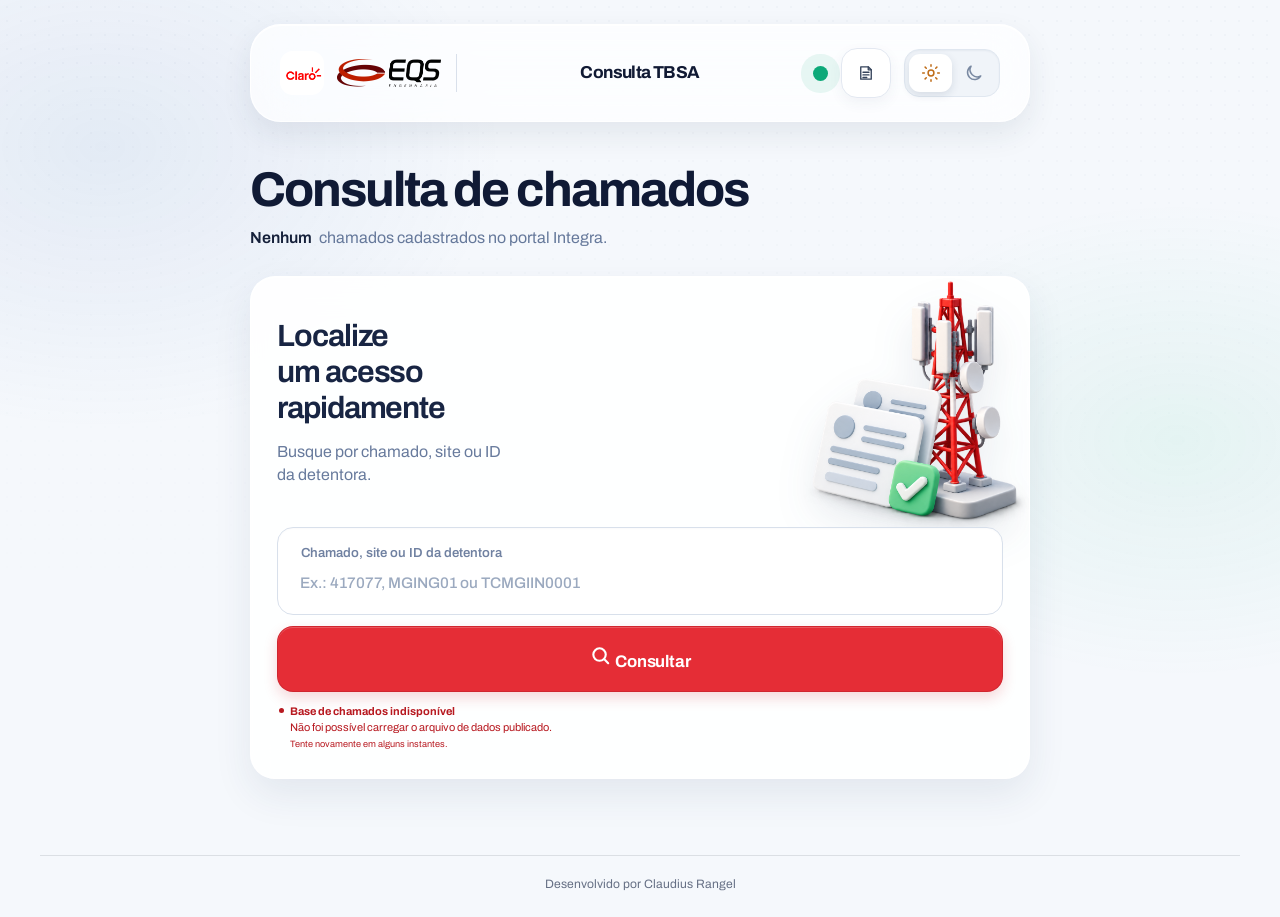
<file: index.html>
<!DOCTYPE html>
<html lang="pt-BR">

<head>
    <meta charset="UTF-8">
    <meta name="viewport" content="width=device-width, initial-scale=1.0, viewport-fit=cover">
    <meta name="theme-color" content="#121923">
    <meta name="description" content="Consulta operacional de chamados TBSA para equipes em campo.">
    <title>Consulta TBSA | Portal de acessos</title>
    <link rel="manifest" href="manifest.json">
    <link rel="icon" href="claro-logo.png" type="image/png">
    <link rel="apple-touch-icon" href="claro-logo.png">
    <link rel="stylesheet" href="index.css?v=20261025-mobile-header-footer-1">
</head>

<body>
    <div id="screen-index">
        <header class="topbar">
            <div class="topbar-inner">
                <a class="brand" href="index.html" aria-label="EQS e Claro">
                    <span class="brand-mark" aria-hidden="true">
                        <img src="claro-logo.png" alt="">
                    </span>
                    <img class="brand-eqs" src="logo-eqs-dark.png" alt="EQS Engenharia">
                    <span class="brand-divider" aria-hidden="true"></span>
                </a>
                <span class="topbar-title">Consulta TBSA</span>

                <div class="topbar-actions">
                    <span class="sync-compact" aria-label="Base online" title="Base online"></span>
                    <a class="import-shortcut" href="admin.html" aria-label="Atualizar a base por planilha" title="Atualizar base">
                        <svg viewBox="0 0 24 24" aria-hidden="true" focusable="false">
                            <path d="M5 3.75h10l4 4v12.5H5z"></path>
                            <path d="M15 3.75v4h4M8 11h8M8 14.5h8M8 18h5"></path>
                        </svg>
                    </a>
                    <div class="theme-control">
                        <input type="checkbox" id="theme-check" aria-label="Ativar modo escuro">
                        <label for="theme-check" title="Alternar modo claro e escuro">
                            <span class="theme-icon theme-icon--sun" aria-hidden="true"><svg viewBox="0 0 24 24"><circle cx="12" cy="12" r="3.5"/><path d="M12 2v2M12 20v2M4.93 4.93l1.42 1.42m11.3 11.3 1.42 1.42M2 12h2m16 0h2M4.93 19.07l1.42-1.42m11.3-11.3 1.42-1.42"/></svg></span>
                            <span class="theme-icon theme-icon--moon" aria-hidden="true"><svg viewBox="0 0 24 24"><path d="M20.1 15.5A8.5 8.5 0 0 1 8.5 3.9 8.5 8.5 0 1 0 20.1 15.5Z"/></svg></span>
                            <span class="toggle-knob" aria-hidden="true"></span>
                        </label>
                    </div>
                </div>
            </div>
        </header>

        <main class="main-container" id="main-container">
            <section class="page-heading" aria-labelledby="page-title">
                <div>
                    <h1 id="page-title">Consulta de chamados</h1>
                    <p class="page-description"><strong id="base-total">Carregando</strong> <span id="base-total-copy">chamados cadastrados no portal Integra.</span></p>
                </div>
            </section>

            <section class="search-section" aria-labelledby="search-title">
                <div class="search-heading search-heading--visual">
                    <div>
                        <h2 id="search-title">Localize um acesso rapidamente</h2>
                        <p>Busque por chamado, site ou ID da detentora.</p>
                    </div>
                    <img class="search-visual" src="assets/hero-telecom-access.png" alt="" aria-hidden="true">
                </div>

                <div class="search-box">
                    <label class="search-field" for="search-input">
                        <span class="sr-only">Buscar chamado</span>
                        <span class="search-field__label" aria-hidden="true">Chamado, site ou ID da detentora</span>
                        <input type="search" id="search-input" placeholder="Ex.: 417077, MGING01 ou TCMGIIN0001" autocomplete="off" enterkeyhint="search">
                    </label>
                    <button id="search-btn" class="search-btn" type="button">
                        <svg viewBox="0 0 24 24" aria-hidden="true" focusable="false"><circle cx="11" cy="11" r="6.5"></circle><path d="m16 16 4 4"></path></svg>
                        Consultar
                    </button>
                </div>
                <div id="status-sync" class="status-sync" role="status" aria-live="polite"></div>
            </section>

            <section class="results-section" id="results-section" aria-live="polite" hidden>
                <div class="results-heading">
                    <div><h2 id="results-title">Pronto para consultar</h2></div>
                    <span class="results-hint" id="results-summary">Informe um identificador para localizar o acesso.</span>
                </div>

                <div class="dashboard-panel" id="dashboard-panel" hidden>
                    <button class="stat-box stat-total" data-filter="all" type="button" aria-pressed="true">
                        <span class="stat-accent" aria-hidden="true"><svg viewBox="0 0 24 24"><path d="M7 3.5h7l3.5 3.5v13H7z"></path><path d="M14 3.5V7h3.5M9.5 11h5M9.5 14h5"></path></svg></span>
                        <span class="stat-label">Encontrados</span>
                        <strong class="stat-value" id="stat-total">0</strong>
                    </button>
                    <button class="stat-box stat-ok" data-filter="approved" type="button" aria-pressed="false">
                        <span class="stat-accent" aria-hidden="true"><svg viewBox="0 0 24 24"><path d="m7 12 3.2 3.2L17.5 8"></path><circle cx="12" cy="12" r="8.5"></circle></svg></span>
                        <span class="stat-label">Liberados</span>
                        <strong class="stat-value" id="stat-ok">0</strong>
                    </button>
                    <button class="stat-box stat-bad" data-filter="blocked" type="button" aria-pressed="false">
                        <span class="stat-accent" aria-hidden="true"><svg viewBox="0 0 24 24"><circle cx="12" cy="12" r="8.5"></circle><path d="M12 7.5v5l3.2 2"></path></svg></span>
                        <span class="stat-label">Pendentes</span>
                        <strong class="stat-value" id="stat-bad">0</strong>
                    </button>
                </div>

                <div id="status-search" class="status-search" role="status" aria-live="polite">
                    <div class="empty-state">
                        <strong>Consulte a base publicada</strong>
                        <span>Digite um identificador para localizar o acesso.</span>
                    </div>
                </div>
                <div id="loading-spinner-container" class="loading-grid" aria-hidden="true"></div>
                <div id="loading-text" class="saving-text">Carregando base de chamados</div>
                <div class="results-area" id="results-list"></div>
            </section>
        </main>
    </div>

    <div id="screen-detail">
        <header class="topbar detail-topbar">
            <div class="topbar-inner">
                <a class="back-link" href="index.html" id="nav-consulta" aria-label="Voltar à consulta" title="Voltar">
                    <svg viewBox="0 0 24 24" aria-hidden="true" focusable="false"><path d="m14.5 5-7 7 7 7"/></svg>
                </a>
                <span class="detail-context">Detalhes do chamado</span>
                <div class="theme-control">
                    <input type="checkbox" id="theme-check-detail" aria-label="Ativar modo escuro">
                    <label for="theme-check-detail" title="Alternar modo claro e escuro">
                        <span class="theme-icon theme-icon--sun" aria-hidden="true"><svg viewBox="0 0 24 24"><circle cx="12" cy="12" r="3.5"/><path d="M12 2v2M12 20v2M4.93 4.93l1.42 1.42m11.3 11.3 1.42 1.42M2 12h2m16 0h2M4.93 19.07l1.42-1.42m11.3-11.3 1.42-1.42"/></svg></span>
                        <span class="theme-icon theme-icon--moon" aria-hidden="true"><svg viewBox="0 0 24 24"><path d="M20.1 15.5A8.5 8.5 0 0 1 8.5 3.9 8.5 8.5 0 1 0 20.1 15.5Z"/></svg></span>
                        <span class="toggle-knob" aria-hidden="true"></span>
                    </label>
                </div>
            </div>
        </header>

        <main class="detail-page" id="detail-view">
            <section class="detail-hero" id="ticket-wrapper" aria-labelledby="ticket-site-code">
                <div class="detail-hero-top">
                    <div>
                        <p class="page-label">ID da detentora</p>
                        <h1 class="ticket-site-code" id="ticket-site-code">TCMGIIN0001</h1>
                    </div>
                    <span class="detail-status-badge"><span class="status-dot" id="detail-status-dot"></span><span id="detail-status">Aprovado</span></span>
                </div>

                <div class="ticket-metrics">
                    <div class="metric">
                        <span class="metric-label">Site</span>
                        <strong class="metric-value" id="detail-location">MGING01</strong>
                    </div>
                    <div class="metric">
                        <span class="metric-label">Cluster</span>
                        <strong class="metric-value" id="detail-access-type">SUL</strong>
                    </div>
                    <div class="metric">
                        <span class="metric-label">Validade</span>
                        <strong class="metric-value" id="detail-date">--/--/----</strong>
                    </div>
                </div>
            </section>

            <section class="called-card" id="detail-obs-section">
                <div class="called-card__top">
                    <div>
                        <p class="section-kicker">Número do chamado</p>
                        <h2 class="called-number" id="detail-chamado">#417077</h2>
                    </div>
                    <button class="copy-number-btn" id="copy-chamado-btn" type="button">Copiar número</button>
                </div>

                <div class="called-grid">
                    <div class="called-meta">
                        <span class="section-label">Responsável</span>
                        <strong id="detail-supervisor">-</strong>
                    </div>
                </div>

                <div class="address-block">
                    <span class="section-label">Endereço</span>
                    <span class="address-text" id="ticket-address">Não informado</span>
                </div>

                <div class="obs-block">
                    <span class="section-label">Observações</span>
                    <p class="obs-text" id="detail-obs">Sem observações.</p>
                </div>
            </section>

            <a class="wa-noc-btn" id="noc-whatsapp-btn" href="#" target="_blank" rel="noopener noreferrer" aria-label="Falar com o NOC TBSA no WhatsApp">
                <span class="wa-noc-btn__icon" aria-hidden="true">
                    <svg viewBox="0 0 24 24" width="21" height="21" fill="currentColor" aria-hidden="true">
                        <path d="M12.04 2c-5.46 0-9.9 4.44-9.9 9.9 0 1.75.46 3.45 1.32 4.95L2.05 22l5.28-1.38a9.87 9.87 0 0 0 4.71 1.2h.01c5.46 0 9.9-4.44 9.9-9.9 0-2.65-1.03-5.14-2.9-7.01A9.82 9.82 0 0 0 12.04 2zm0 18.15h-.01a8.2 8.2 0 0 1-4.18-1.15l-.3-.18-3.12.82.83-3.04-.2-.31a8.2 8.2 0 0 1-1.26-4.38c0-4.54 3.7-8.24 8.24-8.24 2.2 0 4.27.86 5.83 2.42a8.18 8.18 0 0 1 2.41 5.83c0 4.54-3.7 8.23-8.24 8.23zm4.52-6.16c-.25-.13-1.47-.72-1.69-.81-.23-.08-.39-.12-.56.13-.17.25-.64.81-.78.97-.14.17-.29.19-.54.06-.25-.12-1.05-.39-2-1.23-.74-.66-1.23-1.47-1.38-1.72-.14-.25-.02-.38.11-.51.11-.11.25-.29.37-.43.12-.14.17-.25.25-.41.08-.17.04-.31-.02-.43-.06-.13-.56-1.35-.77-1.84-.2-.48-.41-.42-.56-.43h-.48c-.17 0-.43.06-.66.31-.22.25-.86.85-.86 2.07 0 1.22.89 2.4 1.01 2.56.12.17 1.75 2.67 4.23 3.74.59.26 1.05.41 1.41.52.59.19 1.13.16 1.56.1.48-.07 1.47-.6 1.67-1.18.21-.58.21-1.07.15-1.18-.06-.1-.23-.16-.48-.29z"/>
                    </svg>
                </span>
                <span class="wa-noc-btn__text">
                    <strong>WhatsApp NOC TBSA</strong>
                    <small>Chamar no WhatsApp</small>
                </span>
                <span class="wa-noc-btn__arrow" aria-hidden="true">
                    <svg viewBox="0 0 24 24" width="20" height="20" fill="none" stroke="currentColor" stroke-width="2" stroke-linecap="round" stroke-linejoin="round">
                        <path d="M7 17L17 7M8 7h9v9"/>
                    </svg>
                </span>
            </a>

            <button class="copy-all-btn" id="copy-all-btn" type="button">Copiar mensagem para o NOC</button>
        </main>

        <footer class="detail-attribution" aria-label="Créditos e perfis do desenvolvedor">
            <span class="detail-credit">Desenvolvido por Claudius Rangel</span>
            <nav class="detail-social" aria-label="Perfis de Claudius Rangel">
                <a href="https://github.com/claudiusnoc/claudiusnoc" target="_blank" rel="noopener noreferrer" aria-label="GitHub de Claudius Rangel">
                    <img src="assets/github.svg" alt="">
                </a>
                <a href="https://www.linkedin.com/in/claudiusigor" target="_blank" rel="noopener noreferrer" aria-label="LinkedIn de Claudius Rangel">
                    <img src="assets/linkedin.svg" alt="">
                </a>
            </nav>
        </footer>
    </div>

    <div id="pwa-install-banner" class="pwa-banner" style="display: none;">
        <div>
            <strong>Instalar consulta TBSA</strong>
            <span>Acesse mais rápido pela tela inicial.</span>
        </div>
        <div class="pwa-actions">
            <button id="pwa-close" type="button">Fechar</button>
            <button id="pwa-install" type="button">Instalar</button>
        </div>
    </div>

    <footer class="app-footer">
        <span class="app-footer__credit">Desenvolvido por Claudius Rangel</span>
    </footer>

    <div id="toast" class="toast" role="status" aria-live="polite"></div>

    <script src="supabase-config.js"></script>
    <script src="app.js?v=20261024-layout-34"></script>
</body>

</html>
</file>
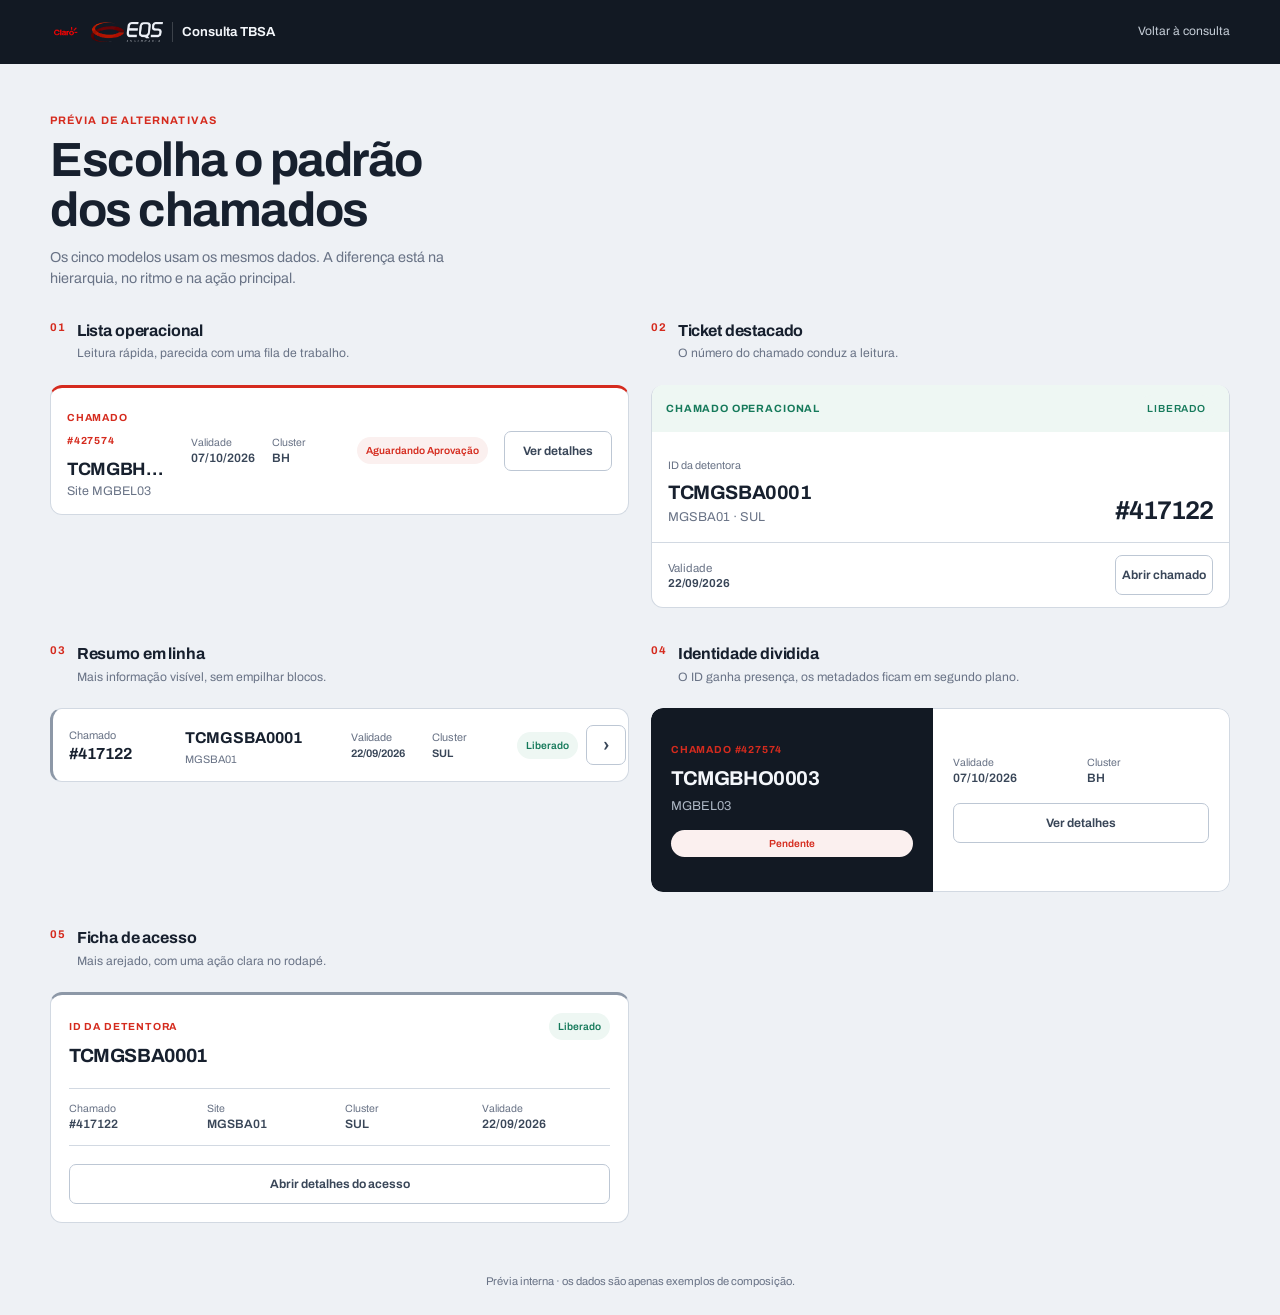
<file: card-preview.html>
<!DOCTYPE html>
<html lang="pt-BR">

<head>
    <meta charset="UTF-8">
    <meta name="viewport" content="width=device-width, initial-scale=1.0, viewport-fit=cover">
    <meta name="theme-color" content="#121923">
    <title>Prévia de cards | Consulta TBSA</title>
    <link rel="stylesheet" href="index.css?v=20260807-portal-4">
    <link rel="stylesheet" href="card-preview.css">
</head>

<body class="preview-page">
    <header class="preview-header">
        <a class="preview-brand" href="index.html" aria-label="Voltar para a consulta TBSA">
            <img src="claro-logo.png" alt="">
            <img src="logo-eqs-dark.png" alt="EQS Engenharia">
            <span>Consulta TBSA</span>
        </a>
        <a class="preview-back" href="index.html">Voltar à consulta</a>
    </header>

    <main class="preview-shell">
        <div class="preview-intro">
            <p class="preview-kicker">Prévia de alternativas</p>
            <h1>Escolha o padrão dos chamados</h1>
            <p>Os cinco modelos usam os mesmos dados. A diferença está na hierarquia, no ritmo e na ação principal.</p>
        </div>

        <div class="preview-grid">
            <section class="preview-option">
                <div class="option-heading">
                    <span>01</span>
                    <div>
                        <h2>Lista operacional</h2>
                        <p>Leitura rápida, parecida com uma fila de trabalho.</p>
                    </div>
                </div>
                <article class="ticket ticket-list">
                    <div class="ticket-list__main">
                        <span class="ticket-label">Chamado #427574</span>
                        <h3>TCMGBHO0003</h3>
                        <p>Site MGBEL03</p>
                    </div>
                    <div class="ticket-list__meta">
                        <span><small>Validade</small><strong>07/10/2026</strong></span>
                        <span><small>Cluster</small><strong>BH</strong></span>
                    </div>
                    <span class="ticket-status is-pending">Aguardando Aprovação</span>
                    <button type="button">Ver detalhes</button>
                </article>
            </section>

            <section class="preview-option">
                <div class="option-heading">
                    <span>02</span>
                    <div>
                        <h2>Ticket destacado</h2>
                        <p>O número do chamado conduz a leitura.</p>
                    </div>
                </div>
                <article class="ticket ticket-featured">
                    <div class="ticket-featured__bar">
                        <span>Chamado operacional</span>
                        <span class="ticket-status is-approved">Liberado</span>
                    </div>
                    <div class="ticket-featured__body">
                        <div>
                            <small>ID da detentora</small>
                            <h3>TCMGSBA0001</h3>
                            <p>MGSBA01 · SUL</p>
                        </div>
                        <strong class="ticket-featured__number">#417122</strong>
                    </div>
                    <div class="ticket-featured__footer">
                        <span>Validade <b>22/09/2026</b></span>
                        <button type="button">Abrir chamado</button>
                    </div>
                </article>
            </section>

            <section class="preview-option">
                <div class="option-heading">
                    <span>03</span>
                    <div>
                        <h2>Resumo em linha</h2>
                        <p>Mais informação visível, sem empilhar blocos.</p>
                    </div>
                </div>
                <article class="ticket ticket-row">
                    <div class="ticket-row__call">
                        <span>Chamado</span>
                        <strong>#417122</strong>
                    </div>
                    <div class="ticket-row__identity">
                        <strong>TCMGSBA0001</strong>
                        <span>MGSBA01</span>
                    </div>
                    <div class="ticket-row__data">
                        <span>Validade <b>22/09/2026</b></span>
                        <span>Cluster <b>SUL</b></span>
                    </div>
                    <div class="ticket-row__action">
                        <span class="ticket-status is-approved">Liberado</span>
                        <button type="button" aria-label="Ver detalhes do chamado 417122">›</button>
                    </div>
                </article>
            </section>

            <section class="preview-option">
                <div class="option-heading">
                    <span>04</span>
                    <div>
                        <h2>Identidade dividida</h2>
                        <p>O ID ganha presença, os metadados ficam em segundo plano.</p>
                    </div>
                </div>
                <article class="ticket ticket-split-preview">
                    <div class="ticket-split-preview__identity">
                        <span class="ticket-label">Chamado #427574</span>
                        <h3>TCMGBHO0003</h3>
                        <p>MGBEL03</p>
                        <span class="ticket-status is-pending">Pendente</span>
                    </div>
                    <div class="ticket-split-preview__details">
                        <span><small>Validade</small><b>07/10/2026</b></span>
                        <span><small>Cluster</small><b>BH</b></span>
                        <button type="button">Ver detalhes</button>
                    </div>
                </article>
            </section>

            <section class="preview-option">
                <div class="option-heading">
                    <span>05</span>
                    <div>
                        <h2>Ficha de acesso</h2>
                        <p>Mais arejado, com uma ação clara no rodapé.</p>
                    </div>
                </div>
                <article class="ticket ticket-sheet">
                    <div class="ticket-sheet__heading">
                        <div>
                            <span class="ticket-label">ID da detentora</span>
                            <h3>TCMGSBA0001</h3>
                        </div>
                        <span class="ticket-status is-approved">Liberado</span>
                    </div>
                    <div class="ticket-sheet__fields">
                        <span><small>Chamado</small><b>#417122</b></span>
                        <span><small>Site</small><b>MGSBA01</b></span>
                        <span><small>Cluster</small><b>SUL</b></span>
                        <span><small>Validade</small><b>22/09/2026</b></span>
                    </div>
                    <button type="button">Abrir detalhes do acesso</button>
                </article>
            </section>
        </div>
    </main>

    <footer class="preview-footer">Prévia interna · os dados são apenas exemplos de composição.</footer>
</body>

</html>
</file>
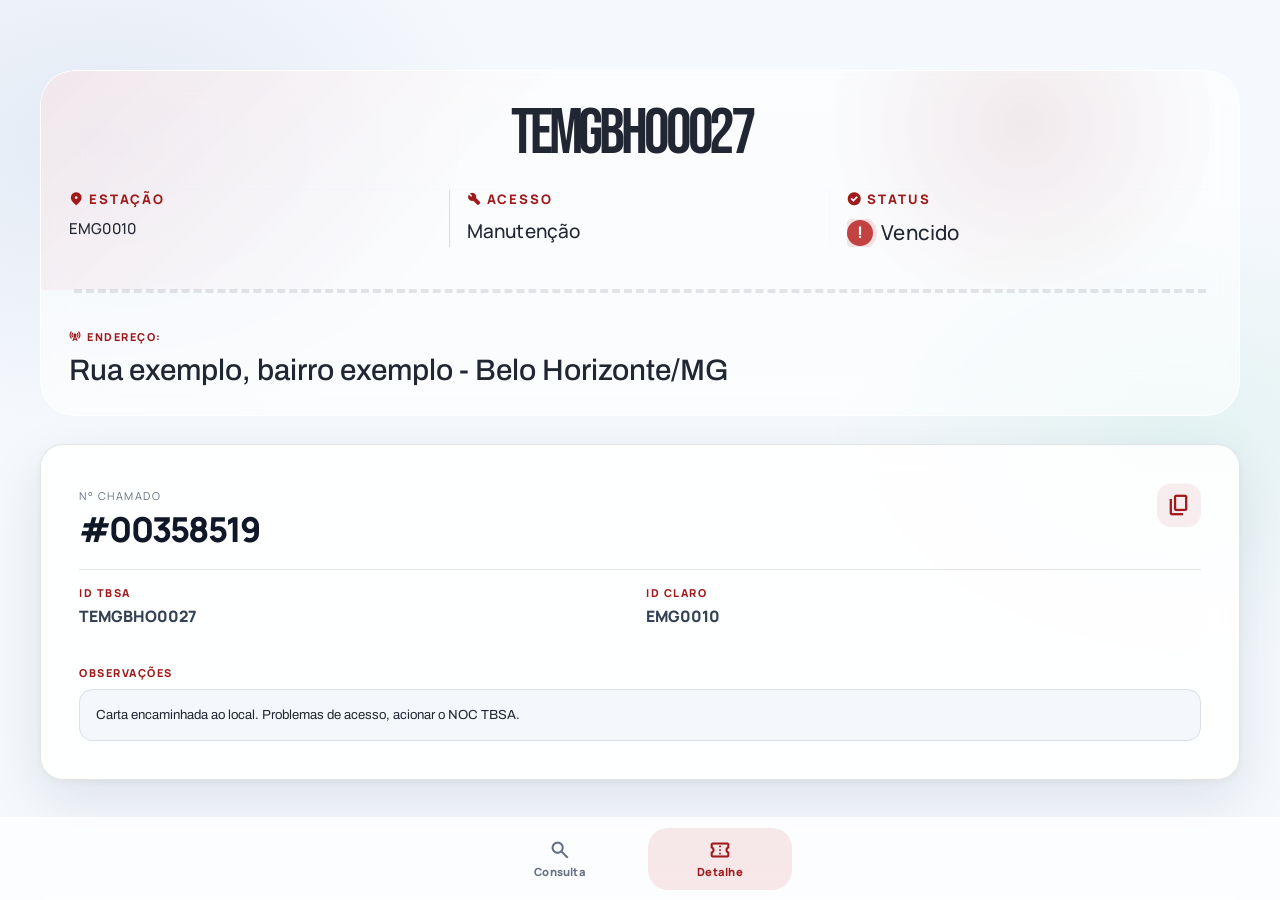
<file: detail.html>
<!DOCTYPE html>
<html lang="pt-BR">

<head>
    <meta charset="UTF-8">
    <meta name="viewport"
        content="width=device-width, initial-scale=1.0, maximum-scale=1.0, user-scalable=no, viewport-fit=cover">
    <title>Detalhe do Chamado - EQS</title>
    <meta name="theme-color" content="#1a1a2e">
    <link rel="manifest" href="manifest.json">
    <link rel="apple-touch-icon" href="logo-eqs.webp">
    <link href="https://fonts.googleapis.com/css2?family=Manrope:wght@500;600;700;800&family=Bebas+Neue&display=swap"
        rel="stylesheet">
    <link href="https://fonts.googleapis.com/css2?family=Material+Symbols+Outlined:wght,FILL@100..700,0..1&display=swap"
        rel="stylesheet">
    <link rel="stylesheet" href="index.css?v=20261024-layout-19">
    <link rel="stylesheet" href="detail.css">
</head>

<body>
    <input type="checkbox" id="theme-check" class="theme-check" aria-hidden="true" tabindex="-1">

    <main class="detail-page" id="detail-view">
        <section class="ticket-card ticket-split" id="ticket-wrapper">
            <button class="sr-only-action" id="copy-all-btn" type="button" aria-label="Copiar mensagem para o NOC"></button>
            <div class="ticket-half ticket-half--top">
                <div class="ticket-top-content">
                <div class="ticket-site-code" id="ticket-site-code">TEMGBHO0027</div>

                <div class="ticket-metrics">
                    <div class="metric">
                        <span class="metric-label"><span class="material-symbols-outlined">location_on</span> Estação</span>
                        <span class="metric-value" id="detail-location">EMG0010</span>
                    </div>
                    <div class="metric">
                        <span class="metric-label"><span class="material-symbols-outlined">build</span> Acesso</span>
                        <span class="metric-value" id="detail-access-type">Manutenção</span>
                    </div>
                    <div class="metric">
                        <span class="metric-label"><span class="material-symbols-outlined">check_circle</span> Status</span>
                        <span class="metric-value metric-value--status"><span class="status-dot" id="detail-status-dot"></span><span id="detail-status">Aprovado</span></span>
                    </div>
                </div>
                </div>
            </div>

            <div class="ticket-seam" aria-hidden="true">
                <div class="perforation">
                    <span class="perforation-cutout"></span>
                    <span class="perforation-line"></span>
                    <span class="perforation-cutout"></span>
                </div>
            </div>

            <div class="ticket-half ticket-half--bottom">
            <div class="ticket-lower ticket-bottom-content">
                <div class="status-stack">
                    <span class="section-label"><span class="material-symbols-outlined">cell_tower</span> Endereço:</span>
                    <span class="access-status-text address-text" id="ticket-address">Não informado</span>
                </div>

            </div>
            </div>
        </section>

        <section class="called-card" id="detail-obs-section">
            <div class="called-card__top">
                <div class="called-card__titleblock">
                    <span class="called-card__eyebrow">N° CHAMADO</span>
                    <div class="called-number" id="detail-chamado">#00358519</div>
                </div>
                <button class="icon-btn icon-btn--soft" id="copy-chamado-btn" type="button" aria-label="Copiar chamado">
                    <span class="material-symbols-outlined">content_copy</span>
                </button>
            </div>

            <div class="called-grid">
                <div class="called-meta">
                    <span class="section-label">ID TBSA</span>
                    <strong id="detail-id-tbsa">TEMGBHO0027</strong>
                </div>
                <div class="called-meta">
                    <span class="section-label">ID Claro</span>
                    <strong id="detail-id-claro">EMG0010</strong>
                </div>
            </div>

            <div class="obs-block">
                <span class="section-label">Observações</span>
                <p class="obs-text" id="detail-obs">Carta encaminhada ao local. Problemas de acesso, acionar o NOC TBSA.</p>
            </div>
        </section>
    </main>

    <nav class="detail-bottomnav">
        <a href="index.html" class="bottomnav-item" id="nav-consulta">
            <span class="material-symbols-outlined">search</span>
            <span class="bottomnav-label">Consulta</span>
        </a>
        <a href="#" class="bottomnav-item active" id="nav-detail">
            <span class="material-symbols-outlined" id="nav-detail-icon">confirmation_number</span>
            <span class="bottomnav-label">Detalhe</span>
        </a>
    </nav>

    <div id="toast" class="toast"></div>

    <script src="detail.js?v=20261024-soft-double-3"></script>
</body>

</html>
</file>
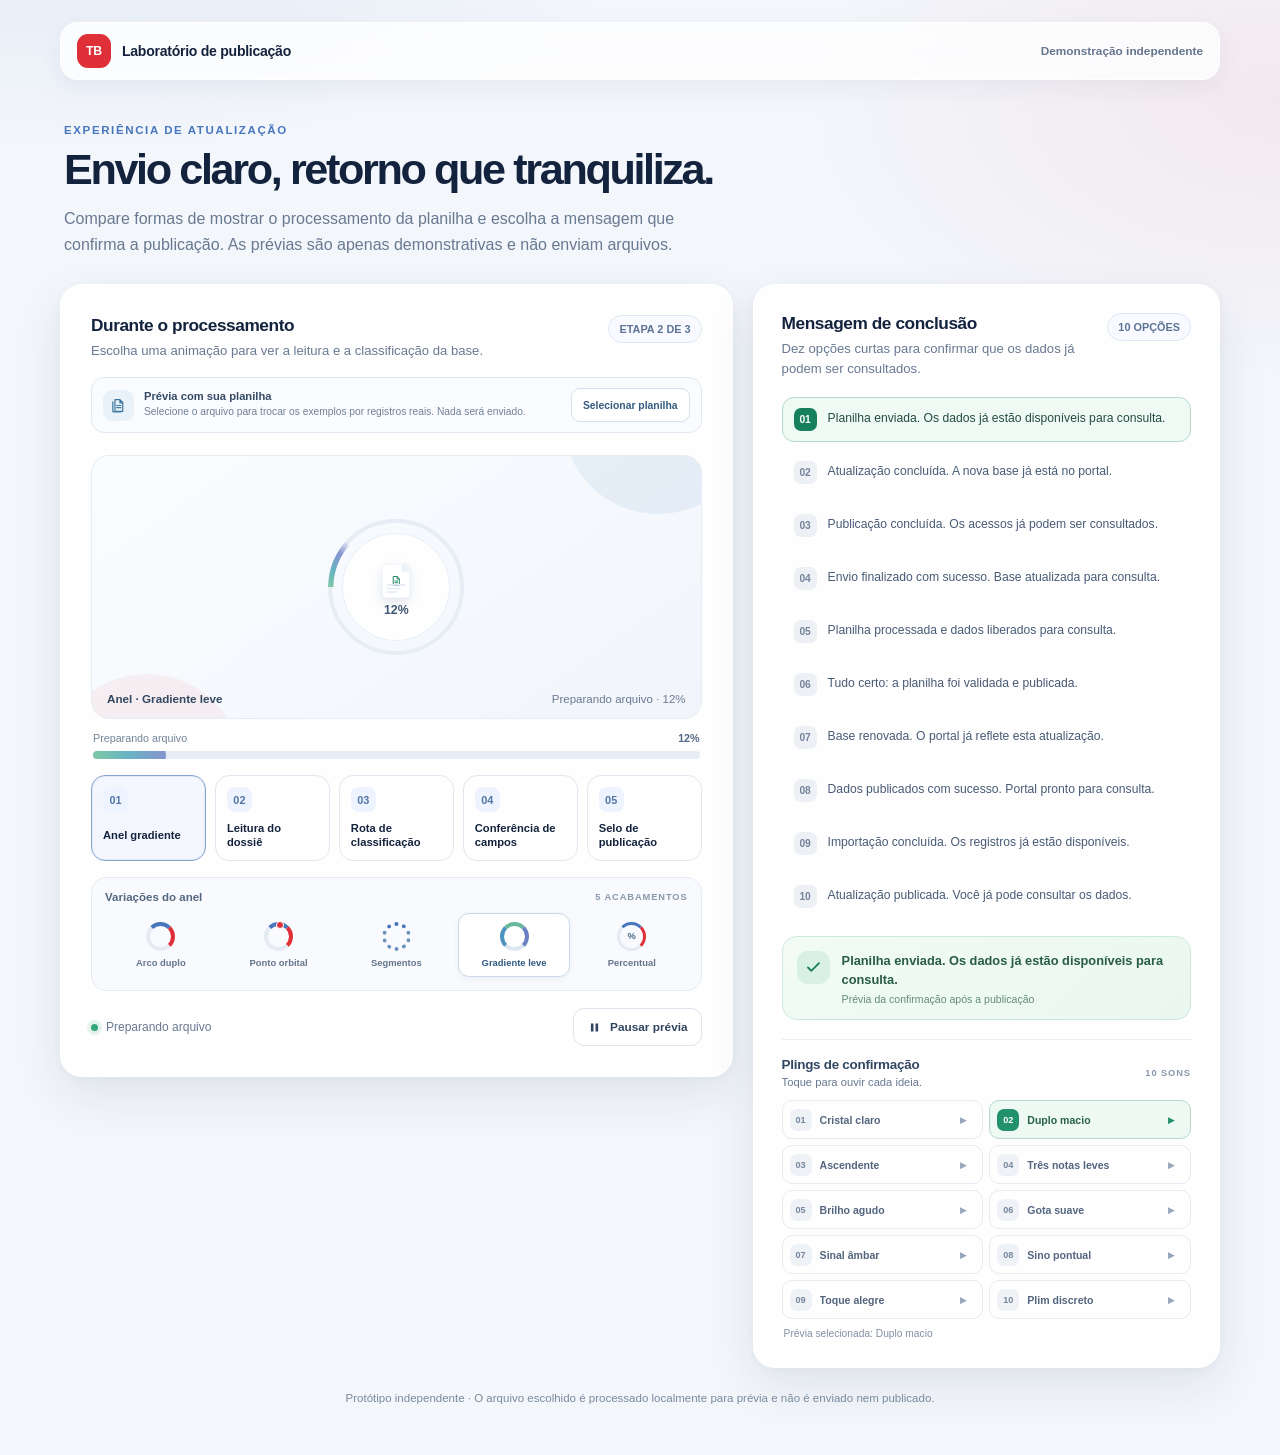
<file: docs/demos/feedback-envio-planilha.html>
<!doctype html>
<html lang="pt-BR">
<head>
  <meta charset="utf-8">
  <meta name="viewport" content="width=device-width, initial-scale=1">
  <meta name="theme-color" content="#f3f6fb">
  <title>Laboratório de envio da planilha</title>
  <link rel="stylesheet" href="feedback-envio-planilha.css?v=20261024-real-preview-5">
</head>
<body>
  <div class="shell">
    <header class="topbar">
      <div class="brand"><span class="brand-mark" aria-hidden="true">TB</span><span>Laboratório de publicação</span></div>
      <span class="top-tag">Demonstração independente</span>
    </header>

    <main>
      <section class="intro" aria-labelledby="page-title">
        <p class="eyebrow">Experiência de atualização</p>
        <h1 id="page-title">Envio claro, retorno que tranquiliza.</h1>
        <p>Compare formas de mostrar o processamento da planilha e escolha a mensagem que confirma a publicação. As prévias são apenas demonstrativas e não enviam arquivos.</p>
      </section>

      <div class="workspace">
        <section class="panel process-panel" aria-labelledby="process-title">
          <div class="section-head">
            <div><h2 id="process-title">Durante o processamento</h2><p>Escolha uma animação para ver a leitura e a classificação da base.</p></div>
            <span class="step-tag">ETAPA 2 DE 3</span>
          </div>

          <div class="demo-source-row">
            <span class="demo-source-icon" aria-hidden="true"><svg viewBox="0 0 24 24" fill="none" stroke="currentColor" stroke-width="1.7" stroke-linecap="round" stroke-linejoin="round"><path d="M7 3.8h7l4 4v12.4H7zM14 3.8v4.5h4M9.5 12h6M9.5 15h6"/><path d="M4 7v13a1 1 0 0 0 1 1h10"/></svg></span>
            <div class="demo-source-copy"><strong>Prévia com sua planilha</strong><span id="demo-source-status" aria-live="polite">Selecione o arquivo para trocar os exemplos por registros reais. Nada será enviado.</span></div>
            <label class="demo-file-button" for="demo-spreadsheet">Selecionar planilha<input id="demo-spreadsheet" type="file" accept=".xlsx,.xls" aria-label="Selecionar planilha Excel para prévia local"></label>
          </div>

          <div class="stage" aria-label="Prévia da animação de processamento">
            <div class="scene active" data-scene="ring" aria-hidden="true">
              <div class="ring-wrap animation" id="ring-wrap" data-ring-style="gradient">
                <div class="ring-track"></div><div class="ring-progress"></div><div class="ring-orbit-dot"></div>
                <div class="ring-core"><div class="file-icon"><svg viewBox="0 0 24 24" fill="none" stroke="currentColor" stroke-width="1.7"><path d="M7 3.8h7l4 4v12.4H7z"/><path d="M14 3.8v4.5h4M9.5 12h6M9.5 15h6"/></svg><span class="file-lines"><i></i><i></i><i></i></span></div><span class="ring-percent" id="ring-percent">59%</span></div>
              </div>
            </div>
            <div class="scene" data-scene="scan" aria-hidden="true">
              <div class="ledger-scene animation">
                <div class="ledger-head"><span><i class="ledger-file-icon"></i>BASE TBSA · ACESSOS</span><b>.XLSX</b></div>
                <div class="ledger-table">
                  <div class="ledger-columns"><span>PROTOCOLO</span><span>SITE</span><span>STATUS</span></div>
                  <div class="ledger-row"><i>CLATCM930</i><i>MGING01</i><b>—</b></div>
                  <div class="ledger-row is-current"><i>CLATCM931</i><i>MGING02</i><b>—</b></div>
                  <div class="ledger-row"><i>CLATCM932</i><i>MGING03</i><b>—</b></div>
                  <div class="ledger-row is-done"><i>CLATCM929</i><i>MGING04</i><b>OK</b></div>
                  <span class="ledger-scanner"></span>
                </div>
                <div class="ledger-foot"><span>LINHAS LIDAS</span><strong id="ledger-count">064 / 520</strong><i class="ledger-spark"></i></div>
              </div>
            </div>
            <div class="scene" data-scene="flow" aria-hidden="true">
              <div class="route-scene animation">
                <div class="route-source"><span class="route-file"><i></i><i></i><i></i></span><small>PLANILHA</small></div>
                <div class="route-channel"><i class="route-track"></i><i class="route-signal"></i><span class="route-pulse route-pulse--one"></span><span class="route-pulse route-pulse--two"></span></div>
                <div class="route-gate"><span class="route-gate-mark">TB</span><small>VALIDAÇÃO</small><i class="route-gate-light"></i></div>
                <div class="route-branches"><span>LIBERADOS <b id="demo-approved-count">74</b></span><span>PENDENTES <b id="demo-pending-count">446</b></span><span>BLOQUEADOS <b id="demo-blocked-count">0</b></span></div>
              </div>
            </div>
            <div class="scene" data-scene="stack" aria-hidden="true">
              <div class="audit-scene animation">
                <div class="audit-title"><span>CONFERÊNCIA DE CAMPOS</span><b>TBSA / 2026</b></div>
                <div class="audit-grid">
                  <div class="audit-cell audit-cell--head">ID DETENTORA</div><div class="audit-cell audit-cell--head">PROTOCOLO</div><div class="audit-cell audit-cell--head">STATUS</div>
                  <div class="audit-cell">TCMGACA<span>0002</span></div><div class="audit-cell">#417077</div><div class="audit-cell audit-cell--valid"><i>✓</i>LIBERADO</div>
                  <div class="audit-cell">TCMGACA<span>0003</span></div><div class="audit-cell">#427574</div><div class="audit-cell audit-cell--pending"><i>!</i>PENDENTE</div>
                  <div class="audit-cell">TCMGACA<span>0004</span></div><div class="audit-cell">#427575</div><div class="audit-cell audit-cell--blocked"><i>×</i>BLOQUEADO</div>
                </div>
                <div class="audit-foot"><span class="audit-checkmark">✓</span><span><b>Campos conferidos</b><small>Local · protocolo · status</small></span><span class="audit-count" id="demo-audit-count">03 <i>/ 03</i></span></div>
              </div>
            </div>
            <div class="scene" data-scene="steps" aria-hidden="true">
              <div class="publish-scene animation">
                <div class="publish-document"><span class="publish-doc-mark">TB</span><span class="publish-doc-lines"><i></i><i></i><i></i><i></i></span><b class="publish-doc-count"><span id="demo-total-count">520</span><br><small>REGISTROS</small></b></div>
                <div class="publish-beam"><i></i><i></i><i></i></div>
                <div class="publish-portal"><div class="publish-portal-orbit"></div><span class="publish-portal-mark">EQS</span><small>PORTAL<br>INTEGRA</small><b class="publish-seal"><svg viewBox="0 0 20 20" fill="none"><path d="m4 10 4 4 8-8"/></svg></b></div>
                <div class="publish-caption"><span>PUBLICAÇÃO SEGURA</span><i><b></b></i><strong>BASE CONSULTÁVEL</strong></div>
              </div>
            </div>
            <div class="scene-caption"><strong id="scene-title">Anel · Gradiente leve</strong><span id="scene-percent">Preparando arquivo · 12%</span></div>
          </div>

          <div class="demo-progress">
            <div class="demo-progress__caption"><span id="demo-progress-label">Preparando arquivo</span><strong id="demo-progress-value">12%</strong></div>
            <div class="demo-progress__track" role="progressbar" aria-label="Progresso demonstrativo da planilha" aria-valuemin="0" aria-valuemax="100" aria-valuenow="12"><span id="demo-progress-fill"></span></div>
          </div>

          <div class="model-grid" role="group" aria-label="Modelos de animação">
            <button class="model-option" type="button" data-model="ring" aria-pressed="true"><span class="model-number">01</span><strong>Anel gradiente</strong><small>Progresso envolvente</small></button>
            <button class="model-option" type="button" data-model="scan" aria-pressed="false"><span class="model-number">02</span><strong>Leitura do dossiê</strong><small>Varredura sobre a planilha</small></button>
            <button class="model-option" type="button" data-model="flow" aria-pressed="false"><span class="model-number">03</span><strong>Rota de classificação</strong><small>Dados atravessam a validação</small></button>
            <button class="model-option" type="button" data-model="stack" aria-pressed="false"><span class="model-number">04</span><strong>Conferência de campos</strong><small>Colunas revisadas em sequência</small></button>
            <button class="model-option" type="button" data-model="steps" aria-pressed="false"><span class="model-number">05</span><strong>Selo de publicação</strong><small>Da base ao portal consultável</small></button>
          </div>

          <div class="ring-variants" id="ring-variants" role="group" aria-label="Variações do anel de progresso">
            <div class="variant-heading"><strong>Variações do anel</strong><span>5 ACABAMENTOS</span></div>
            <div class="variant-grid">
              <button class="variant-option" type="button" data-ring-style="double" aria-pressed="false"><span class="variant-swatch variant-swatch--double"></span><span>Arco duplo</span></button>
              <button class="variant-option" type="button" data-ring-style="orbit" aria-pressed="false"><span class="variant-swatch variant-swatch--orbit"></span><span>Ponto orbital</span></button>
              <button class="variant-option" type="button" data-ring-style="segments" aria-pressed="false"><span class="variant-swatch variant-swatch--segments"></span><span>Segmentos</span></button>
              <button class="variant-option" type="button" data-ring-style="gradient" aria-pressed="true"><span class="variant-swatch variant-swatch--gradient"></span><span>Gradiente leve</span></button>
              <button class="variant-option" type="button" data-ring-style="center" aria-pressed="false"><span class="variant-swatch variant-swatch--center">%</span><span>Percentual</span></button>
            </div>
          </div>

          <div class="preview-controls">
            <span class="preview-state" aria-live="polite"><i class="live-dot" aria-hidden="true"></i><span id="process-state">Validando registros da planilha</span></span>
            <button class="control-button" id="toggle-preview" type="button" aria-pressed="true">
              <svg id="toggle-icon" viewBox="0 0 20 20" fill="currentColor" aria-hidden="true"><path d="M6 4.8c0-.7.76-1.12 1.35-.75l7.12 4.45a.9.9 0 0 1 0 1.5l-7.12 4.45A.9.9 0 0 1 6 13.7z"/></svg>
              <span id="toggle-label">Pausar prévia</span>
            </button>
          </div>
        </section>

        <section class="panel copy-panel" aria-labelledby="copy-title">
          <div class="section-head">
            <div><h2 id="copy-title">Mensagem de conclusão</h2><p>Dez opções curtas para confirmar que os dados já podem ser consultados.</p></div>
            <span class="step-tag">10 OPÇÕES</span>
          </div>
          <ol class="copy-list" id="phrase-list">
            <li><button type="button" class="phrase-option" aria-pressed="true"><span class="phrase-index">01</span><span class="phrase-text">Planilha enviada. Os dados já estão disponíveis para consulta.</span></button></li>
            <li><button type="button" class="phrase-option" aria-pressed="false"><span class="phrase-index">02</span><span class="phrase-text">Atualização concluída. A nova base já está no portal.</span></button></li>
            <li><button type="button" class="phrase-option" aria-pressed="false"><span class="phrase-index">03</span><span class="phrase-text">Publicação concluída. Os acessos já podem ser consultados.</span></button></li>
            <li><button type="button" class="phrase-option" aria-pressed="false"><span class="phrase-index">04</span><span class="phrase-text">Envio finalizado com sucesso. Base atualizada para consulta.</span></button></li>
            <li><button type="button" class="phrase-option" aria-pressed="false"><span class="phrase-index">05</span><span class="phrase-text">Planilha processada e dados liberados para consulta.</span></button></li>
            <li><button type="button" class="phrase-option" aria-pressed="false"><span class="phrase-index">06</span><span class="phrase-text">Tudo certo: a planilha foi validada e publicada.</span></button></li>
            <li><button type="button" class="phrase-option" aria-pressed="false"><span class="phrase-index">07</span><span class="phrase-text">Base renovada. O portal já reflete esta atualização.</span></button></li>
            <li><button type="button" class="phrase-option" aria-pressed="false"><span class="phrase-index">08</span><span class="phrase-text">Dados publicados com sucesso. Portal pronto para consulta.</span></button></li>
            <li><button type="button" class="phrase-option" aria-pressed="false"><span class="phrase-index">09</span><span class="phrase-text">Importação concluída. Os registros já estão disponíveis.</span></button></li>
            <li><button type="button" class="phrase-option" aria-pressed="false"><span class="phrase-index">10</span><span class="phrase-text">Atualização publicada. Você já pode consultar os dados.</span></button></li>
          </ol>

          <div class="success-preview" role="status" aria-live="polite">
            <span class="success-icon" aria-hidden="true"><svg viewBox="0 0 24 24" fill="none" stroke="currentColor" stroke-width="2.3" stroke-linecap="round" stroke-linejoin="round"><path d="m5 12 4.2 4.2L19 6.5"/></svg></span>
            <div><p class="success-copy" id="selected-phrase">Planilha enviada. Os dados já estão disponíveis para consulta.</p><span class="success-meta">Prévia da confirmação após a publicação</span></div>
          </div>
          <div class="sound-bank" aria-labelledby="sound-title">
            <div class="sound-bank__heading"><div><h3 id="sound-title">Plings de confirmação</h3><p>Toque para ouvir cada ideia.</p></div><span>10 SONS</span></div>
            <div class="sound-grid" role="group" aria-label="Dez sons de confirmação">
              <button class="sound-option" type="button" data-sound="crystal" aria-pressed="false"><span class="sound-index">01</span><span class="sound-name">Cristal claro</span><span class="sound-play" aria-hidden="true">▶</span></button>
              <button class="sound-option" type="button" data-sound="soft" aria-pressed="true"><span class="sound-index">02</span><span class="sound-name">Duplo macio</span><span class="sound-play" aria-hidden="true">▶</span></button>
              <button class="sound-option" type="button" data-sound="rise" aria-pressed="false"><span class="sound-index">03</span><span class="sound-name">Ascendente</span><span class="sound-play" aria-hidden="true">▶</span></button>
              <button class="sound-option" type="button" data-sound="trio" aria-pressed="false"><span class="sound-index">04</span><span class="sound-name">Três notas leves</span><span class="sound-play" aria-hidden="true">▶</span></button>
              <button class="sound-option" type="button" data-sound="bright" aria-pressed="false"><span class="sound-index">05</span><span class="sound-name">Brilho agudo</span><span class="sound-play" aria-hidden="true">▶</span></button>
              <button class="sound-option" type="button" data-sound="drop" aria-pressed="false"><span class="sound-index">06</span><span class="sound-name">Gota suave</span><span class="sound-play" aria-hidden="true">▶</span></button>
              <button class="sound-option" type="button" data-sound="amber" aria-pressed="false"><span class="sound-index">07</span><span class="sound-name">Sinal âmbar</span><span class="sound-play" aria-hidden="true">▶</span></button>
              <button class="sound-option" type="button" data-sound="bell" aria-pressed="false"><span class="sound-index">08</span><span class="sound-name">Sino pontual</span><span class="sound-play" aria-hidden="true">▶</span></button>
              <button class="sound-option" type="button" data-sound="joy" aria-pressed="false"><span class="sound-index">09</span><span class="sound-name">Toque alegre</span><span class="sound-play" aria-hidden="true">▶</span></button>
              <button class="sound-option" type="button" data-sound="quiet" aria-pressed="false"><span class="sound-index">10</span><span class="sound-name">Plim discreto</span><span class="sound-play" aria-hidden="true">▶</span></button>
            </div>
            <p class="sound-current" id="sound-current" aria-live="polite">Prévia selecionada: Duplo macio</p>
          </div>
        </section>
      </div>
  <p class="footnote">Protótipo independente · O arquivo escolhido é processado localmente para prévia e não é enviado nem publicado.</p>
    </main>
  </div>

  <script src="vendor/xlsx.full.min.js?v=0.18.5"></script>
  <script src="feedback-envio-planilha.js?v=20261024-real-preview-6"></script>
</body>
</html>
</file>
<file: index.css>
@font-face {
  font-family: "Archivo";
  src: url("fonts/archivo-latin-wght-normal.woff2") format("woff2");
  font-style: normal;
  font-weight: 300 800;
  font-display: swap;
}

@font-face {
  font-family: "Barlow";
  src: url("fonts/barlow-latin-400-normal.woff2") format("woff2");
  font-style: normal;
  font-weight: 400;
  font-display: swap;
}

@font-face {
  font-family: "Barlow";
  src: url("fonts/barlow-latin-500-normal.woff2") format("woff2");
  font-style: normal;
  font-weight: 500;
  font-display: swap;
}

@font-face {
  font-family: "Barlow";
  src: url("fonts/barlow-latin-600-normal.woff2") format("woff2");
  font-style: normal;
  font-weight: 600;
  font-display: swap;
}

@font-face {
  font-family: "Barlow";
  src: url("fonts/barlow-latin-700-normal.woff2") format("woff2");
  font-style: normal;
  font-weight: 700;
  font-display: swap;
}

:root {
  color: #17202e;
  background: #f7f8fa;
  font-family: "Archivo", sans-serif;
  font-synthesis: none;
  --font-ui: "Archivo", sans-serif;
  --font-data: "Barlow", sans-serif;
  --type-display: clamp(2.25rem, 5vw, 3.05rem);
  --type-section: clamp(1.5rem, 2.8vw, 1.92rem);
  --type-card-title: 1.28rem;
  --type-body: 1rem;
  --type-data: 0.94rem;
  --type-label: 0.82rem;
  --type-meta: 0.75rem;
  --leading-display: 1.08;
  --leading-heading: 1.18;
  --leading-copy: 1.48;
  --claro: #d52b1e;
  --claro-strong: #ad211b;
  --signal-text: #bd3028;
  --claro-soft: #fbf1f0;
  --whatsapp: #1fa855;
  --whatsapp-strong: #128c46;
  --ink: #17202e;
  --copy: #303a4a;
  --muted: #697386;
  --faint: #8b95a5;
  --line: #d9dee6;
  --line-strong: #c8ced8;
  --surface: #ffffff;
  --surface-soft: #f1f3f6;
  --canvas: #f7f8fa;
  --nav: #121923;
  --success: #167a5b;
  --success-soft: #eef7f3;
  --warning: #a96618;
  --warning-soft: #fbf6ed;
  --focus: 0 0 0 3px rgba(213, 43, 30, 0.2);
  --panel-shadow: 0 1px 2px rgba(23, 32, 46, 0.05), 0 10px 30px rgba(23, 32, 46, 0.035);
}

* { box-sizing: border-box; }

html { background: var(--canvas); }

body {
  display: flow-root;
  min-height: 100dvh;
  margin: 0;
  color: var(--ink);
  background: var(--canvas);
  font-family: var(--font-ui);
  line-height: 1.4;
}

body.dark-mode {
  --ink: #f2f5f9;
  --copy: #d4dae3;
  --muted: #a6b0bf;
  --faint: #8691a2;
  --line: #343d4b;
  --line-strong: #465264;
  --surface: #1a222d;
  --surface-soft: #222c39;
  --canvas: #10161e;
  --nav: #0d131b;
  --claro-soft: rgba(213, 43, 30, 0.14);
  --success-soft: rgba(22, 122, 91, 0.16);
  --warning-soft: rgba(169, 102, 24, 0.16);
  --whatsapp: #2fd671;
  --whatsapp-strong: #7ee2a6;
  --signal-text: #ff7d73;
  --success: #62c99f;
  --panel-shadow: 0 10px 30px rgba(0, 0, 0, 0.14);
}

button,
input { font: inherit; }

button,
a { -webkit-tap-highlight-color: transparent; }

a { color: inherit; text-decoration: none; }

button:focus-visible,
a:focus-visible {
  outline: 0;
  box-shadow: var(--focus);
}

.sr-only {
  position: absolute;
  width: 1px;
  height: 1px;
  padding: 0;
  margin: -1px;
  overflow: hidden;
  clip: rect(0, 0, 0, 0);
  white-space: nowrap;
  border: 0;
}

#screen-detail { display: none; min-height: 100dvh; }
body.showing-detail #screen-index { display: none; }
body.showing-detail #screen-detail { display: block; }
body.showing-detail .app-footer { display: none; }

.topbar {
  min-height: 66px;
  border-bottom: 1px solid rgba(255, 255, 255, 0.07);
  background: var(--nav);
  color: #f4f7fb;
}

.topbar-inner {
  width: min(100% - 36px, 1180px);
  min-height: inherit;
  display: flex;
  align-items: center;
  justify-content: space-between;
  gap: 20px;
  margin: 0 auto;
}

.brand,
.back-link {
  min-width: 0;
  display: inline-flex;
  align-items: center;
}

.brand { gap: 11px; }

.brand-mark {
  width: 34px;
  height: 34px;
  flex: 0 0 34px;
  display: grid;
  place-items: center;
  overflow: hidden;
  border: 1px solid rgba(255, 255, 255, 0.22);
  border-radius: 7px;
  background: #fff;
}

.brand-mark img {
  width: 38px;
  height: 38px;
  object-fit: cover;
}

.brand-eqs {
  width: 94px;
  height: 30px;
  object-fit: contain;
  object-position: left center;
}

.brand-divider {
  width: 1px;
  height: 28px;
  margin-left: 2px;
  background: rgba(255, 255, 255, 0.2);
}

.brand-copy {
  min-width: 0;
  display: grid;
  gap: 1px;
}

.brand-copy strong {
  font-size: 0.88rem;
  font-weight: 680;
  letter-spacing: -0.01em;
}

.brand-copy small {
  color: #9ea9b9;
  font-family: var(--font-data);
  font-size: 0.67rem;
  font-weight: 500;
}

.topbar-actions { display: flex; align-items: center; gap: 13px; }

.sync-compact {
  width: 8px;
  height: 8px;
  flex: 0 0 auto;
  border-radius: 50%;
  background: #45b579;
  box-shadow: 0 0 0 4px rgba(69, 181, 121, 0.12);
}

.import-shortcut {
  width: 40px;
  height: 40px;
  display: grid;
  place-items: center;
  flex: 0 0 auto;
  border: 1px solid rgba(255, 255, 255, 0.14);
  border-radius: 7px;
  color: #d9e1ec;
  text-decoration: none;
  transition: border-color 140ms ease, background-color 140ms ease, color 140ms ease;
}

.import-shortcut svg {
  width: 18px;
  height: 18px;
  fill: none;
  stroke: currentColor;
  stroke-linecap: round;
  stroke-linejoin: round;
  stroke-width: 1.8;
}

.import-shortcut:hover,
.import-shortcut:focus-visible {
  border-color: rgba(255, 255, 255, 0.42);
  background: rgba(255, 255, 255, 0.1);
  color: #fff;
}

.theme-control input { position: absolute; opacity: 0; pointer-events: none; }

.theme-control label {
  position: relative;
  width: 108px;
  height: 32px;
  display: grid;
  grid-template-columns: 1fr 1fr;
  align-items: center;
  border: 1px solid rgba(255, 255, 255, 0.16);
  border-radius: 6px;
  background: rgba(255, 255, 255, 0.06);
  color: #b8c1ce;
  font-family: var(--font-data);
  font-size: 0.63rem;
  font-weight: 600;
  text-align: center;
  cursor: pointer;
}

.theme-control label > span:not(.toggle-knob) { position: relative; z-index: 1; }

.toggle-knob {
  position: absolute;
  top: 3px;
  left: 3px;
  width: 49px;
  height: 24px;
  border-radius: 4px;
  background: #fff;
  transition: transform 180ms cubic-bezier(0.22, 1, 0.36, 1);
}

.theme-control input:checked + label .toggle-knob {
  transform: translateX(52px);
  background: #2b3543;
}

.theme-control input:not(:checked) + label span:first-child { color: #17202e; }
.theme-control input:checked + label span:nth-child(2) { color: #fff; }

.main-container {
  width: min(100% - 36px, 1180px);
  min-height: calc(100dvh - 170px);
  margin: 0 auto;
  padding: 44px 0 56px;
}

.page-heading {
  display: flex;
  align-items: end;
  justify-content: space-between;
  gap: 28px;
  margin-bottom: 22px;
}

.page-label,
.section-kicker,
.result-card__ticket,
.metric-label,
.section-label {
  margin: 0;
  color: var(--signal-text);
  font-family: var(--font-data);
  font-size: 0.66rem;
  font-weight: 700;
  letter-spacing: 0.1em;
  line-height: 1.2;
  text-transform: uppercase;
}

.page-heading h1 {
  margin: 7px 0 0;
  font-size: clamp(1.9rem, 4vw, 2.45rem);
  font-weight: 670;
  letter-spacing: -0.035em;
  line-height: 1.08;
}

.page-description {
  margin: 8px 0 0;
  color: var(--muted);
  font-family: var(--font-data);
  font-size: 0.86rem;
}

.page-description strong { color: var(--copy); font-weight: 600; }

.page-context {
  display: grid;
  gap: 2px;
  padding-left: 18px;
  border-left: 2px solid var(--claro);
  font-family: var(--font-data);
  text-align: right;
}

.page-context span { color: var(--muted); font-size: 0.69rem; }
.page-context strong { color: var(--copy); font-size: 0.78rem; font-weight: 600; }

.search-section {
  padding: 18px;
  border: 1px solid var(--line);
  border-radius: 8px;
  background: var(--surface);
  box-shadow: var(--panel-shadow);
}

.search-heading {
  display: flex;
  align-items: start;
  justify-content: space-between;
  gap: 24px;
  margin-bottom: 13px;
}

.search-heading h2 {
  margin: 0;
  font-size: 1rem;
  font-weight: 650;
}

.search-heading p {
  margin: 3px 0 0;
  color: var(--muted);
  font-family: var(--font-data);
  font-size: 0.75rem;
}

.search-shortcut {
  color: var(--faint);
  font-family: var(--font-data);
  font-size: 0.68rem;
}

.search-box { display: grid; grid-template-columns: minmax(0, 1fr) 132px; gap: 8px; }

.search-field {
  min-width: 0;
  min-height: 46px;
  display: flex;
  align-items: center;
  border: 1px solid var(--line);
  border-radius: 6px;
  background: var(--canvas);
  transition: border-color 140ms ease, background-color 140ms ease;
}

.search-field:focus-within {
  border-color: #8491a3;
  background: var(--surface);
  box-shadow: 0 0 0 3px rgba(49, 95, 159, 0.1);
}

.search-field input {
  width: 100%;
  min-width: 0;
  height: 44px;
  padding: 0 14px;
  border: 0;
  outline: 0;
  background: transparent;
  color: var(--ink);
  font-size: 0.87rem;
}

.search-field input::placeholder { color: var(--faint); opacity: 1; }
.search-field input:focus-visible { box-shadow: none; }

.search-btn,
.copy-all-btn,
.copy-number-btn,
.detail-btn {
  min-height: 46px;
  border-radius: 6px;
  font-weight: 650;
  cursor: pointer;
  transition: background-color 140ms ease, border-color 140ms ease, color 140ms ease, transform 140ms ease;
}

.search-btn,
.copy-all-btn {
  border: 1px solid var(--claro);
  background: var(--claro);
  color: #fff;
}

.search-btn:hover,
.copy-all-btn:hover { border-color: var(--claro-strong); background: var(--claro-strong); }

.search-btn:active,
.copy-all-btn:active,
.copy-number-btn:active,
.detail-btn:active { transform: translateY(1px) scale(0.99); }

.status-sync {
  min-height: 17px;
  padding-top: 9px;
  color: var(--muted);
  font-family: var(--font-data);
  font-size: 0.69rem;
}

.status-sync-ok,
.status-sync-fail { position: relative; display: inline-block; padding-left: 11px; }

.status-sync-ok::before,
.status-sync-fail::before {
  content: "";
  position: absolute;
  top: 0.45em;
  left: 0;
  width: 5px;
  height: 5px;
  border-radius: 50%;
  background: currentColor;
}

.status-sync-ok { color: var(--success); }
.status-sync-fail { color: var(--signal-text); line-height: 1.45; }

.results-section { padding-top: 34px; }

.results-heading {
  display: flex;
  align-items: end;
  justify-content: space-between;
  gap: 24px;
  margin-bottom: 14px;
}

.results-heading h2 {
  margin: 5px 0 0;
  font-size: 1.45rem;
  font-weight: 650;
  letter-spacing: -0.025em;
}

.results-hint {
  max-width: 360px;
  color: var(--muted);
  font-family: var(--font-data);
  font-size: 0.72rem;
  text-align: right;
}

.dashboard-panel {
  grid-template-columns: repeat(3, minmax(0, 1fr));
  gap: 0;
  overflow: hidden;
  margin-bottom: 10px;
  border: 1px solid var(--line);
  border-radius: 8px;
  background: var(--surface);
  box-shadow: var(--panel-shadow);
}

.stat-box {
  position: relative;
  min-height: 78px;
  display: grid;
  grid-template-columns: 3px minmax(0, 1fr) auto;
  grid-template-rows: auto auto;
  align-items: center;
  gap: 1px 12px;
  padding: 15px 18px;
  border-right: 1px solid var(--line);
}

.stat-box:last-child { border-right: 0; }

.stat-accent {
  width: 3px;
  height: 32px;
  grid-row: 1 / 3;
  border-radius: 2px;
  background: #315f9f;
}

.stat-label {
  grid-column: 2;
  align-self: end;
  color: var(--muted);
  font-family: var(--font-data);
  font-size: 0.72rem;
  font-weight: 600;
}

.stat-value {
  grid-column: 3;
  grid-row: 1 / 3;
  font-family: var(--font-data);
  font-size: 1.75rem;
  font-variant-numeric: tabular-nums;
  font-weight: 600;
  line-height: 1;
}

.stat-ok .stat-accent { background: var(--success); }
.stat-ok .stat-value { color: var(--success); }
.stat-bad .stat-accent { background: var(--claro); }
.stat-bad .stat-value { color: var(--claro); }

.status-search { color: var(--claro-strong); font-family: var(--font-data); font-size: 0.78rem; }

.result-limit {
  margin-bottom: 8px;
  padding: 9px 11px;
  border: 1px solid var(--line);
  border-radius: 5px;
  background: var(--surface-soft);
  color: var(--copy);
  font-size: 0.72rem;
}

.empty-state,
.status-error {
  min-height: 124px;
  display: grid;
  place-content: center;
  gap: 5px;
  padding: 24px;
  border: 1px dashed var(--line-strong);
  border-radius: 8px;
  background: color-mix(in srgb, var(--surface) 76%, transparent);
  text-align: center;
}

.empty-state strong,
.status-error strong { color: var(--copy); font-family: var(--font-ui); font-size: 0.9rem; }
.empty-state span,
.status-error span { color: var(--muted); font-size: 0.74rem; }

.results-area { display: grid; gap: 8px; }

.result-card {
  min-width: 0;
  display: grid;
  grid-template-columns: minmax(210px, 0.78fr) minmax(0, 1.22fr);
  overflow: hidden;
  border: 1px solid var(--line);
  border-radius: 12px;
  background: var(--surface);
  box-shadow: 0 1px 2px rgba(23, 32, 46, 0.03);
  animation: result-in 260ms cubic-bezier(0.16, 1, 0.3, 1) both;
}

.result-card.is-approved {
  --result-panel: #123c34;
  --result-panel-muted: #b9d7cc;
  --result-accent: var(--success);
}

.result-card.is-awaiting {
  --result-panel: #4a381b;
  --result-panel-muted: #f2d99f;
  --result-accent: var(--warning);
}

.result-card.is-blocked {
  --result-panel: #4a211f;
  --result-panel-muted: #f1c2bd;
  --result-accent: var(--claro);
}

.result-card__identity {
  min-width: 0;
  display: grid;
  align-content: center;
  gap: 5px;
  min-height: 158px;
  padding: 20px;
  background: var(--result-panel);
  color: #f4f7fb;
}

.result-card__identity .result-card__ticket { color: var(--result-accent); }

.result-card__identity h3 {
  margin: 4px 0 0;
  overflow: hidden;
  color: #fff;
  font-size: 1.22rem;
  font-weight: 650;
  letter-spacing: -0.015em;
  line-height: 1.2;
  text-overflow: ellipsis;
  white-space: nowrap;
}

.result-card__identity p { margin: 0 0 10px; color: var(--result-panel-muted); font-family: var(--font-data); font-size: 0.8rem; }

.result-card__details {
  min-width: 0;
  display: grid;
  grid-template-columns: minmax(0, 1fr) auto;
  align-items: center;
  gap: 18px;
  padding: 20px;
  background: color-mix(in srgb, var(--result-accent) 4%, var(--surface));
}

.result-card__meta {
  min-width: 0;
  display: grid;
  grid-template-columns: repeat(2, minmax(0, 1fr));
  gap: 14px;
}

.result-card__meta span { min-width: 0; display: grid; gap: 2px; }
.result-card__meta small { color: var(--muted); font-family: var(--font-data); font-size: 0.66rem; }
.result-card__meta strong { overflow: hidden; color: var(--copy); font-family: var(--font-data); font-size: 0.76rem; font-weight: 600; text-overflow: ellipsis; white-space: nowrap; }

.result-status {
  display: inline-flex;
  align-items: center;
  justify-content: center;
  justify-self: start;
  min-height: 28px;
  padding: 0 9px;
  border-radius: 999px;
  font-family: var(--font-data);
  font-size: 0.65rem;
  font-weight: 600;
  white-space: nowrap;
}

.result-status.is-approved { background: var(--success-soft); color: var(--success); }
.result-status.is-awaiting { background: var(--warning-soft); color: var(--warning); }
.result-status.is-blocked { background: var(--claro-soft); color: var(--signal-text); }

.result-card__note {
  grid-column: 1 / -1;
  margin: 0;
  padding: 12px 20px 16px;
  border-top: 1px solid var(--line);
  color: var(--muted);
  font-family: var(--font-data);
  font-size: 0.73rem;
  line-height: 1.4;
  display: -webkit-box;
  overflow: hidden;
  -webkit-box-orient: vertical;
  -webkit-line-clamp: 3;
}

.detail-btn {
  min-height: 44px;
  padding: 0 13px;
  border: 1px solid var(--line-strong);
  background: var(--surface);
  color: var(--copy);
  font-size: 0.74rem;
}

.detail-btn:hover { border-color: var(--claro); color: var(--claro-strong); background: var(--claro-soft); }

.loading-grid { display: grid; gap: 8px; }

.skeleton-glass {
  min-height: 74px;
  border: 1px solid var(--line);
  border-radius: 8px;
  background: linear-gradient(100deg, var(--surface) 30%, var(--surface-soft) 45%, var(--surface) 60%);
  background-size: 200% 100%;
  animation: shimmer 1.3s ease-in-out infinite;
}

.saving-text { padding: 10px 2px; color: var(--muted); font-family: var(--font-data); font-size: 0.72rem; }

.detail-topbar { position: sticky; top: 0; z-index: 5; }
.back-link { color: #f4f7fb; font-size: 0.82rem; font-weight: 650; }
.detail-context { color: #9ea9b9; font-family: var(--font-data); font-size: 0.72rem; }

.detail-page {
  width: min(100% - 36px, 820px);
  margin: 0 auto;
  padding: 38px 0 68px;
}

.detail-hero {
  padding: 26px;
  border: 1px solid rgba(255, 255, 255, 0.09);
  border-radius: 10px;
  background: var(--nav);
  color: #f4f7fb;
  box-shadow: var(--panel-shadow);
}

.detail-hero-top { display: flex; align-items: start; justify-content: space-between; gap: 22px; }
.detail-hero .page-label { color: #ff8a81; }

.ticket-site-code {
  margin: 7px 0 0;
  overflow-wrap: anywhere;
  font-size: clamp(2.25rem, 7vw, 4.4rem);
  font-weight: 650;
  letter-spacing: -0.03em;
  line-height: 0.98;
}

.detail-status-badge {
  display: inline-flex;
  align-items: center;
  gap: 8px;
  padding: 7px 10px;
  border: 1px solid rgba(255, 255, 255, 0.16);
  border-radius: 999px;
  color: #d8dfe8;
  font-family: var(--font-data);
  font-size: 0.69rem;
  font-weight: 600;
  white-space: nowrap;
}

.status-dot { width: 7px; height: 7px; flex: 0 0 auto; border-radius: 50%; background: #55bd83; }
.status-dot.is-blocked { background: #ff8b80; }

.ticket-metrics {
  display: grid;
  grid-template-columns: repeat(3, minmax(0, 1fr));
  gap: 0;
  margin-top: 30px;
  padding-top: 17px;
  border-top: 1px solid rgba(255, 255, 255, 0.14);
}

.metric { min-width: 0; padding-right: 16px; }
.metric + .metric { padding-left: 16px; border-left: 1px solid rgba(255, 255, 255, 0.14); }
.metric-label { color: #99a5b5; }

.metric-value {
  display: block;
  margin-top: 5px;
  overflow: hidden;
  color: #fff;
  font-family: var(--font-data);
  font-size: clamp(0.98rem, 3vw, 1.25rem);
  font-weight: 600;
  text-overflow: ellipsis;
  white-space: nowrap;
}

.called-card {
  margin-top: 12px;
  padding: 22px;
  border: 1px solid var(--line);
  border-radius: 10px;
  background: var(--surface);
  box-shadow: var(--panel-shadow);
}

.called-card__top { display: flex; align-items: start; justify-content: space-between; gap: 18px; }

.called-number {
  margin: 6px 0 0;
  font-family: var(--font-data);
  font-size: clamp(2rem, 6vw, 2.8rem);
  font-weight: 600;
  letter-spacing: -0.03em;
  line-height: 1;
}

.copy-number-btn {
  min-height: 38px;
  padding: 0 12px;
  border: 1px solid var(--line-strong);
  background: var(--surface);
  color: var(--copy);
  font-size: 0.72rem;
}

.copy-number-btn:hover { border-color: var(--claro); color: var(--claro-strong); }

.called-grid {
  display: grid;
  grid-template-columns: minmax(0, 1fr);
  gap: 18px;
  margin-top: 22px;
  padding-top: 17px;
  border-top: 1px solid var(--line);
}

.called-meta { min-width: 0; display: grid; gap: 5px; }
.called-meta strong { overflow: hidden; color: var(--copy); font-family: var(--font-data); font-size: 0.86rem; text-overflow: ellipsis; white-space: nowrap; }
.section-label { color: var(--muted); font-size: 0.62rem; }
.address-block,
.obs-block { display: grid; gap: 7px; margin-top: 20px; }
.address-text { color: var(--signal-text); font-family: var(--font-data); font-size: 0.9rem; font-weight: 600; overflow-wrap: anywhere; }

.obs-text {
  margin: 0;
  padding: 13px 14px;
  border-radius: 7px;
  background: var(--surface-soft);
  color: var(--copy);
  font-family: var(--font-data);
  font-size: 0.82rem;
  line-height: 1.5;
}

.copy-all-btn { width: 100%; margin-top: 12px; }
.copy-all-btn:disabled { border-color: var(--line); background: var(--surface-soft); color: var(--faint); cursor: not-allowed; }

.wa-noc-btn {
  display: flex;
  align-items: center;
  gap: 12px;
  width: 100%;
  min-height: 56px;
  margin-top: 12px;
  padding: 10px 14px;
  border: 1px solid rgba(37, 211, 102, 0.4);
  border-radius: 8px;
  background: linear-gradient(180deg, rgba(25, 153, 78, 0.12), rgba(25, 153, 78, 0.06));
  color: var(--ink);
  font-family: var(--font-ui);
  text-decoration: none;
  box-shadow: inset 0 1px 0 rgba(255, 255, 255, 0.35);
  transition: border-color 140ms ease, background-color 140ms ease, transform 140ms ease, box-shadow 140ms ease;
  touch-action: manipulation;
}

.wa-noc-btn:hover {
  border-color: rgba(37, 211, 102, 0.75);
  background: linear-gradient(180deg, rgba(25, 153, 78, 0.2), rgba(25, 153, 78, 0.1));
}

.wa-noc-btn:active {
  transform: translateY(1px) scale(0.99);
  box-shadow: none;
}

.wa-noc-btn__icon {
  display: grid;
  place-items: center;
  width: 38px;
  height: 38px;
  flex: 0 0 auto;
  border-radius: 6px;
  background: var(--whatsapp);
  color: #fff;
  box-shadow: 0 6px 16px rgba(25, 153, 78, 0.28);
}

.wa-noc-btn__text {
  display: grid;
  gap: 1px;
  min-width: 0;
  text-align: left;
}

.wa-noc-btn__text strong {
  font-size: 0.84rem;
  font-weight: 700;
  line-height: 1.25;
}

.wa-noc-btn__text small {
  color: var(--muted);
  font-family: var(--font-data);
  font-size: 0.74rem;
  line-height: 1.25;
}

.wa-noc-btn__arrow {
  margin-left: auto;
  color: var(--muted);
  font-size: 20px;
  transition: transform 140ms ease, color 140ms ease;
}

.wa-noc-btn:hover .wa-noc-btn__arrow {
  color: var(--whatsapp-strong);
  transform: translateX(2px);
}

.app-footer {
  display: flex;
  align-items: center;
  justify-content: center;
  flex-wrap: wrap;
  gap: 8px 14px;
  padding: 0 18px 24px;
  color: var(--muted);
  font-family: var(--font-data);
  font-size: 0.68rem;
}

.app-footer__identity,
.app-footer__social { display: inline-flex; align-items: center; gap: 8px; }
.app-footer__identity img { width: 72px; height: auto; opacity: 0.62; }
body.dark-mode .app-footer__identity img { content: url("logo-eqs-dark.png"); }
.app-footer__credit { color: var(--faint); }
.app-footer__social { gap: 5px; }
.social-link {
  width: 30px;
  height: 30px;
  display: grid;
  place-items: center;
  border: 1px solid transparent;
  border-radius: 6px;
  color: var(--muted);
  transition: border-color 140ms ease, color 140ms ease, background-color 140ms ease;
}
.social-link img { width: 15px; height: 15px; opacity: 0.72; }
.social-link:hover,
.social-link:focus-visible { border-color: var(--line); background: var(--surface); color: var(--copy); }
body.dark-mode .social-link img { filter: invert(1); }

.pwa-banner {
  position: static;
  width: min(100% - 36px, 1180px);
  display: flex;
  align-items: center;
  justify-content: space-between;
  gap: 18px;
  margin: 0 auto 22px;
  padding: 14px 16px;
  border: 1px solid var(--line);
  border-radius: 8px;
  background: var(--surface);
  box-shadow: var(--panel-shadow);
}

.pwa-banner strong,
.pwa-banner span { display: block; }
.pwa-banner strong { font-size: 0.82rem; }
.pwa-banner span { margin-top: 3px; color: var(--muted); font-family: var(--font-data); font-size: 0.72rem; }
.pwa-actions { display: flex; align-items: center; gap: 7px; }
.pwa-actions button { min-height: 34px; padding: 0 11px; border: 1px solid var(--claro); border-radius: 5px; background: var(--claro); color: #fff; font-size: 0.72rem; font-weight: 600; cursor: pointer; }
.pwa-actions button:first-child { border-color: var(--line); background: transparent; color: var(--muted); }

.toast {
  position: fixed;
  right: 16px;
  bottom: 18px;
  left: 16px;
  z-index: 30;
  padding: 12px 14px;
  border-radius: 7px;
  background: var(--nav);
  color: #fff;
  font-family: var(--font-data);
  font-size: 0.78rem;
  font-weight: 600;
  text-align: center;
  opacity: 0;
  pointer-events: none;
  transform: translateY(8px);
  transition: opacity 180ms ease, transform 180ms ease;
}

.toast.show { opacity: 1; transform: translateY(0); }

@keyframes result-in {
  from { opacity: 0; transform: translateY(6px); }
  to { opacity: 1; transform: translateY(0); }
}

@keyframes shimmer {
  from { background-position: 200% 0; }
  to { background-position: -200% 0; }
}

@media (max-width: 820px) {
  .result-card { grid-template-columns: minmax(190px, 0.82fr) minmax(0, 1.18fr); }
}

@media (max-width: 640px) {
  .topbar { min-height: 60px; position: sticky; top: 0; z-index: 10; }
  .topbar-inner { width: min(100% - 32px, 560px); gap: 12px; }
  .brand { gap: 8px; }
  .brand-mark { width: 32px; height: 32px; flex-basis: 32px; }
  .brand-mark img { width: 36px; height: 36px; }
  .brand-eqs { width: 76px; height: 25px; }
  .brand-divider { display: none; }
  .brand-copy small { display: none; }
  .brand-copy strong { font-size: 0.76rem; }
  .topbar-actions { gap: 8px; }
  .import-shortcut { width: 38px; height: 38px; }
  .theme-control label { width: 58px; height: 30px; font-size: 0; }
  .theme-control label > span:not(.toggle-knob) { font-size: 0; }
  .theme-control label > span:first-child::after,
  .theme-control label > span:nth-child(2)::after { font-family: var(--font-data); font-size: 0.6rem; }
  .theme-control label > span:first-child::after { content: "C"; }
  .theme-control label > span:nth-child(2)::after { content: "E"; }
  .toggle-knob { width: 25px; height: 22px; }
  .theme-control input:checked + label .toggle-knob { transform: translateX(26px); }
  .theme-control input:not(:checked) + label > span:first-child { color: #17202e; }
  .theme-control input:checked + label > span:nth-child(2) { color: #fff; }

  .main-container { width: min(100% - 32px, 560px); min-height: calc(100dvh - 142px); padding: 30px 0 44px; }
  .page-heading { display: block; margin-bottom: 22px; }
  .page-heading h1 { font-size: 1.78rem; letter-spacing: -0.025em; line-height: 1.06; text-wrap: balance; }
  .page-description { margin-top: 7px; font-size: 0.9rem; line-height: 1.45; }
  .page-context { display: none; }

  .search-section { padding: 16px; border-radius: 10px; box-shadow: 0 4px 16px rgba(23, 32, 46, 0.06); }
  .search-heading { margin-bottom: 13px; }
  .search-heading h2 { font-size: 1.1rem; }
  .search-heading p { max-width: 34ch; font-size: 0.9rem; line-height: 1.4; }
  .search-shortcut { display: none; }
  .search-box { grid-template-columns: 1fr; }
  .search-field { min-height: 52px; border-radius: 8px; }
  .search-field input { height: 50px; font-size: 1rem; line-height: 1.3; }
  .search-btn { width: 100%; min-height: 50px; border-radius: 8px; font-size: 0.98rem; }
  .status-sync { padding-top: 9px; font-size: 0.76rem; }

  .results-section { padding-top: 32px; }
  .results-heading { align-items: start; margin-bottom: 14px; }
  .results-heading h2 { font-size: 1.35rem; letter-spacing: -0.02em; text-wrap: balance; }
  .results-hint { display: none; }

  .dashboard-panel { grid-template-columns: repeat(3, minmax(0, 1fr)); }
  .stat-box { min-height: 76px; display: flex; flex-direction: column; align-items: flex-start; justify-content: center; gap: 4px; padding: 12px 10px; }
  .stat-accent { width: 22px; height: 2px; }
  .stat-label { font-size: 0.7rem; }
  .stat-value { font-size: 1.42rem; }

  .result-card {
    grid-template-columns: 1fr;
    border-radius: 12px;
  }
  .result-card__identity { min-height: 0; padding: 18px 16px; }
  .result-card__identity h3 { font-size: 1.14rem; letter-spacing: -0.01em; }
  .result-card__identity p { font-size: 0.82rem; }
  .result-card__details { grid-template-columns: 1fr; gap: 16px; padding: 16px; }
  .result-card__meta { gap: 12px; padding-top: 0; border-top: 0; }
  .result-card__meta small { font-size: 0.72rem; }
  .result-card__meta strong { font-size: 0.84rem; }
  .result-card__note { grid-column: 1; font-size: 0.88rem; line-height: 1.5; padding: 12px 16px 16px; }
  .detail-btn { width: 100%; min-height: 48px; border-radius: 8px; font-size: 0.82rem; }

  .detail-page { width: min(100% - 32px, 560px); padding: 24px 0 40px; }
  .detail-hero,
  .called-card { padding: 20px; border-radius: 12px; }
  .detail-hero-top { display: block; }
  .detail-status-badge { min-height: 34px; margin-top: 17px; padding: 0 11px; font-size: 0.72rem; }
  .ticket-site-code { font-size: clamp(2.15rem, 11vw, 3.2rem); text-wrap: balance; }
  .ticket-metrics { margin-top: 26px; padding-top: 15px; }
  .metric { padding-right: 9px; }
  .metric + .metric { padding-left: 9px; }
  .metric-label { font-size: 0.64rem; letter-spacing: 0.06em; }
  .metric-value { margin-top: 6px; font-size: 0.95rem; }
  .called-card__top { display: grid; }
  .called-number { font-size: clamp(2.1rem, 10vw, 2.8rem); text-wrap: balance; }
  .copy-number-btn { min-height: 44px; justify-self: start; padding-inline: 13px; font-size: 0.8rem; }
  .called-grid { grid-template-columns: 1fr; gap: 14px; margin-top: 20px; padding-top: 16px; }
  .called-meta strong { font-size: 0.9rem; }
  .section-label { font-size: 0.68rem; }
  .address-text { font-size: 0.95rem; }
  .obs-text { padding: 14px 15px; border-radius: 8px; font-size: 1rem; line-height: 1.55; }
  .empty-state span,
  .status-error span { font-size: 0.86rem; line-height: 1.45; }
  .back-link { min-height: 44px; display: inline-flex; align-items: center; font-size: 0.9rem; }
  .wa-noc-btn { min-height: 60px; border-radius: 10px; }
  .copy-all-btn { min-height: 50px; border-radius: 8px; font-size: 0.92rem; }
  .detail-context { display: none; }
  .app-footer { padding-bottom: 20px; font-size: 0.72rem; }
}

@media (max-width: 390px) {
  .topbar-inner,
  .main-container,
  .detail-page { width: min(100% - 32px, 560px); }
  .brand-eqs { width: 68px; }
  .brand-copy { display: none; }
  .page-heading h1 { font-size: 1.72rem; }
  .search-field input { font-size: 1rem; }
  .stat-label { font-size: 0.68rem; }
  .stat-value { font-size: 1.34rem; }
  .result-status { padding-inline: 8px; font-size: 0.68rem; }
}

@media (max-width: 360px) {
  .ticket-site-code { font-size: 1.95rem; }
  .ticket-metrics { grid-template-columns: repeat(2, minmax(0, 1fr)); }
  .ticket-metrics .metric:nth-child(3) {
    grid-column: 1 / -1;
    margin-top: 13px;
    padding-top: 13px;
    padding-left: 0;
    border-top: 1px solid rgba(255, 255, 255, 0.14);
    border-left: 0;
  }
  .ticket-metrics .metric:nth-child(3) .metric-value { white-space: normal; }
}

@media (max-width: 360px) {
  .wa-noc-btn {
    gap: 10px;
    padding: 9px 12px;
  }

  .wa-noc-btn__icon {
    width: 34px;
    height: 34px;
  }

  .wa-noc-btn__text strong {
    font-size: 0.8rem;
  }

  .wa-noc-btn__text small {
    font-size: 0.7rem;
  }
}

@media (prefers-reduced-motion: reduce) {
  *,
  *::before,
  *::after {
    scroll-behavior: auto !important;
    animation-duration: 0.01ms !important;
    transition-duration: 0.01ms !important;
  }
}

/* Portal refresh: command-center clarity with a restrained liquid-material treatment. */
body:not(.admin-page) {
  --font-ui: -apple-system, BlinkMacSystemFont, "Segoe UI", "Archivo", sans-serif;
  --font-data: "Archivo", sans-serif;
  --claro: #d91f26;
  --claro-strong: #b9151c;
  --signal-text: #b71920;
  --ink: #101828;
  --copy: #344054;
  --muted: #667085;
  --faint: #98a2b3;
  --line: rgba(16, 24, 40, 0.11);
  --line-strong: rgba(16, 24, 40, 0.19);
  --surface: rgba(255, 255, 255, 0.88);
  --surface-soft: #f4f7fb;
  --canvas: #eaf0f8;
  --nav: #0b1629;
  --success: #087f5b;
  --success-soft: #e8f7f0;
  --warning: #a75f14;
  --warning-soft: #fff5e6;
  --focus: 0 0 0 4px rgba(217, 31, 38, 0.2);
  --panel-shadow: 0 20px 55px rgba(24, 45, 78, 0.1), 0 2px 8px rgba(24, 45, 78, 0.05);
  min-height: 100dvh;
  background:
    radial-gradient(900px 520px at -8% 3%, rgba(58, 115, 196, 0.16), transparent 63%),
    radial-gradient(780px 480px at 102% 18%, rgba(217, 31, 38, 0.1), transparent 66%),
    linear-gradient(148deg, #f9fbfe 0%, #edf3f9 48%, #e5edf6 100%);
}

body:not(.admin-page).dark-mode {
  --ink: #f4f7fb;
  --copy: #d5dde9;
  --muted: #aab6c7;
  --faint: #7e8ba0;
  --line: rgba(203, 217, 236, 0.14);
  --line-strong: rgba(203, 217, 236, 0.24);
  --surface: rgba(18, 31, 52, 0.84);
  --surface-soft: #17263c;
  --canvas: #091321;
  --nav: #07101e;
  --success: #6de2b0;
  --success-soft: rgba(29, 154, 105, 0.18);
  --warning-soft: rgba(217, 135, 39, 0.16);
  --panel-shadow: 0 24px 65px rgba(0, 0, 0, 0.25), 0 2px 10px rgba(0, 0, 0, 0.16);
  background:
    radial-gradient(800px 500px at -8% 3%, rgba(29, 92, 178, 0.2), transparent 64%),
    radial-gradient(700px 440px at 104% 22%, rgba(184, 26, 34, 0.16), transparent 66%),
    linear-gradient(148deg, #0b1727 0%, #091321 56%, #0d1a2b 100%);
}

body:not(.admin-page) #screen-index,
body:not(.admin-page) #screen-detail {
  position: relative;
  isolation: isolate;
}

body:not(.admin-page) #screen-index::before {
  position: fixed;
  inset: 0;
  z-index: -1;
  content: "";
  pointer-events: none;
  opacity: 0.42;
  background-image: radial-gradient(rgba(76, 104, 141, 0.13) 0.7px, transparent 0.8px);
  background-size: 14px 14px;
  mask-image: linear-gradient(to bottom, rgba(0, 0, 0, 0.68), transparent 73%);
}

body:not(.admin-page) .topbar {
  position: relative;
  z-index: 5;
  min-height: 74px;
  border-bottom: 1px solid rgba(255, 255, 255, 0.12);
  background: rgba(7, 16, 30, 0.9);
  box-shadow: 0 1px 0 rgba(255, 255, 255, 0.04), 0 10px 30px rgba(2, 9, 18, 0.12);
  backdrop-filter: blur(18px) saturate(140%);
  -webkit-backdrop-filter: blur(18px) saturate(140%);
}

body:not(.admin-page) .topbar-inner,
body:not(.admin-page) .main-container,
body:not(.admin-page) .detail-page,
body:not(.admin-page) .pwa-banner {
  width: min(100% - 48px, 1200px);
}

body:not(.admin-page) .brand { gap: 12px; }
body:not(.admin-page) .brand-mark {
  width: 38px;
  height: 38px;
  flex-basis: 38px;
  border: 0;
  border-radius: 12px;
  box-shadow: 0 4px 14px rgba(0, 0, 0, 0.18);
}
body:not(.admin-page) .brand-mark img { width: 42px; height: 42px; }
body:not(.admin-page) .brand-eqs { width: 89px; }
body:not(.admin-page) .brand-divider { height: 30px; background: rgba(255, 255, 255, 0.16); }
body:not(.admin-page) .brand-copy { gap: 2px; }
body:not(.admin-page) .brand-copy strong { font-size: 0.91rem; letter-spacing: -0.018em; }
body:not(.admin-page) .brand-copy small { color: #aab8cb; font-size: 0.69rem; }
body:not(.admin-page) .topbar-actions { gap: 10px; }
body:not(.admin-page) .sync-compact {
  width: 9px;
  height: 9px;
  background: #4ee3a1;
  box-shadow: 0 0 0 5px rgba(78, 227, 161, 0.12);
}
body:not(.admin-page) .import-shortcut {
  width: 42px;
  height: 42px;
  border-radius: 13px;
  border-color: rgba(255, 255, 255, 0.16);
  background: rgba(255, 255, 255, 0.055);
  color: #f4f7fb;
  transition: transform 180ms cubic-bezier(0.22, 1, 0.36, 1), border-color 180ms ease, background-color 180ms ease;
}
body:not(.admin-page) .import-shortcut:hover,
body:not(.admin-page) .import-shortcut:focus-visible {
  border-color: rgba(255, 255, 255, 0.38);
  background: rgba(255, 255, 255, 0.14);
  transform: translateY(-1px);
}
body:not(.admin-page) .theme-control label {
  width: 106px;
  height: 36px;
  border-radius: 12px;
  border-color: rgba(255, 255, 255, 0.14);
  background: rgba(255, 255, 255, 0.055);
  font-size: 0.67rem;
}
body:not(.admin-page) .toggle-knob {
  top: 3px;
  left: 3px;
  width: 48px;
  height: 28px;
  border-radius: 9px;
  box-shadow: 0 3px 8px rgba(0, 0, 0, 0.12);
}

body:not(.admin-page) .main-container {
  min-height: calc(100dvh - 190px);
  padding: clamp(42px, 7vw, 82px) 0 76px;
}
body:not(.admin-page) .page-heading {
  align-items: flex-end;
  margin-bottom: 34px;
}
body:not(.admin-page) .page-heading h1 {
  max-width: 13ch;
  margin: 0;
  color: var(--ink);
  font-size: clamp(2.5rem, 5.1vw, 4.45rem);
  font-weight: 730;
  letter-spacing: -0.065em;
  line-height: 0.98;
  text-wrap: balance;
}
body:not(.admin-page) .page-description {
  display: flex;
  align-items: baseline;
  gap: 7px;
  margin: 17px 0 0;
  color: var(--muted);
  font-size: 0.97rem;
}
body:not(.admin-page) .page-description strong {
  color: var(--ink);
  font-size: 1.04rem;
  font-variant-numeric: tabular-nums;
}
body:not(.admin-page) .page-context {
  min-width: 204px;
  padding: 13px 0 13px 18px;
  border-left: 2px solid var(--claro);
  background: transparent;
}
body:not(.admin-page) .page-context span {
  color: var(--muted);
  font-size: 0.73rem;
  font-weight: 580;
}
body:not(.admin-page) .page-context strong {
  margin-top: 4px;
  color: var(--ink);
  font-size: 0.92rem;
}

body:not(.admin-page) .search-section {
  position: relative;
  overflow: hidden;
  padding: clamp(22px, 3.1vw, 36px);
  border: 1px solid rgba(255, 255, 255, 0.58);
  border-radius: 26px;
  background:
    linear-gradient(118deg, rgba(255, 255, 255, 0.89), rgba(255, 255, 255, 0.62)),
    var(--surface);
  box-shadow: var(--panel-shadow);
  backdrop-filter: blur(17px) saturate(140%);
  -webkit-backdrop-filter: blur(17px) saturate(140%);
}
body:not(.admin-page).dark-mode .search-section {
  border-color: rgba(197, 216, 241, 0.12);
  background: linear-gradient(118deg, rgba(24, 41, 66, 0.93), rgba(14, 27, 45, 0.72));
}
body:not(.admin-page) .search-section::after {
  position: absolute;
  top: -94px;
  right: -75px;
  width: 240px;
  height: 240px;
  border-radius: 50%;
  content: "";
  pointer-events: none;
  background: radial-gradient(circle, rgba(217, 31, 38, 0.11), rgba(217, 31, 38, 0) 66%);
}
body:not(.admin-page) .search-heading { position: relative; z-index: 1; margin-bottom: 22px; }
body:not(.admin-page) .search-heading h2,
body:not(.admin-page) .results-heading h2 {
  color: var(--ink);
  font-size: clamp(1.34rem, 2.3vw, 1.78rem);
  font-weight: 690;
  letter-spacing: -0.045em;
}
body:not(.admin-page) .search-heading p { margin-top: 6px; color: var(--muted); font-size: 0.94rem; }
body:not(.admin-page) .search-shortcut {
  padding: 6px 10px;
  border: 1px solid var(--line);
  border-radius: 8px;
  color: var(--muted);
  background: rgba(255, 255, 255, 0.38);
  font-size: 0.7rem;
}
body:not(.admin-page).dark-mode .search-shortcut { background: rgba(255, 255, 255, 0.05); }
body:not(.admin-page) .search-box { position: relative; z-index: 1; grid-template-columns: minmax(0, 1fr) auto; gap: 12px; }
body:not(.admin-page) .search-field {
  min-height: 60px;
  border: 1px solid var(--line-strong);
  border-radius: 17px;
  background: rgba(255, 255, 255, 0.72);
  box-shadow: inset 0 1px 0 rgba(255, 255, 255, 0.78);
  transition: border-color 180ms ease, box-shadow 180ms ease, background-color 180ms ease;
}
body:not(.admin-page).dark-mode .search-field { background: rgba(4, 15, 29, 0.36); box-shadow: none; }
body:not(.admin-page) .search-field:focus-within {
  border-color: rgba(217, 31, 38, 0.68);
  box-shadow: 0 0 0 4px rgba(217, 31, 38, 0.12), inset 0 1px 0 rgba(255, 255, 255, 0.8);
}
body:not(.admin-page) .search-field::before {
  width: 17px;
  height: 17px;
  margin-left: 19px;
  border: 2px solid var(--muted);
  border-radius: 50%;
  content: "";
  opacity: 0.8;
}
body:not(.admin-page) .search-field::after {
  width: 7px;
  height: 2px;
  margin-left: -3px;
  margin-top: 14px;
  border-radius: 9px;
  content: "";
  background: var(--muted);
  transform: rotate(45deg);
  transform-origin: left center;
}
body:not(.admin-page) .search-field input {
  height: 58px;
  min-width: 0;
  padding: 0 18px 0 12px;
  color: var(--ink);
  font-size: 1rem;
  font-weight: 510;
}
body:not(.admin-page) .search-field input::placeholder { color: #98a4b4; }
body:not(.admin-page) .search-btn {
  min-height: 60px;
  padding: 0 22px;
  border-radius: 17px;
  background: linear-gradient(145deg, #e12a31, #bf161f);
  box-shadow: 0 12px 23px rgba(191, 22, 31, 0.22), inset 0 1px 0 rgba(255, 255, 255, 0.25);
  font-size: 0.91rem;
  font-weight: 680;
  letter-spacing: -0.01em;
  transition: transform 180ms cubic-bezier(0.22, 1, 0.36, 1), box-shadow 180ms ease, filter 180ms ease;
}
body:not(.admin-page) .search-btn:hover { transform: translateY(-1px); box-shadow: 0 16px 28px rgba(191, 22, 31, 0.28), inset 0 1px 0 rgba(255, 255, 255, 0.28); filter: saturate(1.08); }
body:not(.admin-page) .search-btn:active { transform: translateY(1px) scale(0.985); }
body:not(.admin-page) .status-sync { position: relative; z-index: 1; padding-top: 13px; }
body:not(.admin-page) .status-sync-ok { color: var(--success); font-size: 0.78rem; font-weight: 640; }

body:not(.admin-page) .results-section { padding-top: clamp(46px, 7vw, 80px); }
body:not(.admin-page) .results-heading { align-items: baseline; margin-bottom: 18px; }
body:not(.admin-page) .results-hint { color: var(--muted); font-size: 0.84rem; }
body:not(.admin-page) .dashboard-panel { gap: 10px; margin-bottom: 14px; }
body:not(.admin-page) .stat-box {
  min-height: 104px;
  padding: 20px;
  border: 1px solid var(--line);
  border-radius: 18px;
  background: var(--surface);
  box-shadow: 0 7px 18px rgba(30, 51, 83, 0.045);
}
body:not(.admin-page) .stat-accent { width: 28px; height: 3px; border-radius: 10px; }
body:not(.admin-page) .stat-label { color: var(--muted); font-size: 0.72rem; font-weight: 620; }
body:not(.admin-page) .stat-value { color: var(--ink); font-size: 1.78rem; font-variant-numeric: tabular-nums; letter-spacing: -0.05em; }
body:not(.admin-page) .empty-state,
body:not(.admin-page) .status-error,
body:not(.admin-page) .result-limit {
  padding: 27px 28px;
  border: 1px dashed var(--line-strong);
  border-radius: 18px;
  background: rgba(255, 255, 255, 0.34);
}
body:not(.admin-page) .empty-state strong,
body:not(.admin-page) .status-error strong { color: var(--ink); font-size: 1rem; }
body:not(.admin-page) .empty-state span,
body:not(.admin-page) .status-error span { margin-top: 6px; color: var(--muted); font-size: 0.9rem; }

body:not(.admin-page) .results-area { gap: 13px; }
body:not(.admin-page) .result-card {
  overflow: hidden;
  grid-template-columns: minmax(250px, 0.86fr) minmax(0, 1.14fr);
  border: 1px solid var(--line);
  border-radius: 20px;
  background: var(--surface);
  box-shadow: 0 9px 24px rgba(25, 46, 79, 0.05);
  transition: border-color 180ms ease, transform 180ms cubic-bezier(0.22, 1, 0.36, 1), box-shadow 180ms ease;
}
body:not(.admin-page) .result-card:hover {
  border-color: rgba(31, 72, 128, 0.25);
  box-shadow: 0 16px 32px rgba(25, 46, 79, 0.1);
  transform: translateY(-2px);
}
body:not(.admin-page) .result-card__identity { min-height: 164px; padding: 23px 25px; }
body:not(.admin-page) .result-card__identity h3 { color: var(--ink); font-size: 1.38rem; letter-spacing: -0.045em; }
body:not(.admin-page) .result-card__identity p { color: var(--result-panel-muted); font-size: 0.85rem; }
body:not(.admin-page) .result-card__ticket { font-size: 0.7rem; font-weight: 720; letter-spacing: 0.06em; }
body:not(.admin-page) .result-status { border-radius: 999px; font-size: 0.72rem; font-weight: 650; }
body:not(.admin-page) .result-card__details { padding: 24px 25px; }
body:not(.admin-page) .result-card__meta { gap: 26px; border-color: var(--line); }
body:not(.admin-page) .result-card__meta small { color: var(--muted); font-size: 0.69rem; }
body:not(.admin-page) .result-card__meta strong { color: var(--ink); font-size: 0.83rem; }
body:not(.admin-page) .detail-btn {
  min-height: 42px;
  border-radius: 12px;
  border-color: var(--line-strong);
  color: var(--ink);
  background: transparent;
  font-size: 0.79rem;
  font-weight: 670;
  transition: background-color 160ms ease, color 160ms ease, border-color 160ms ease, transform 160ms ease;
}
body:not(.admin-page) .detail-btn:hover { border-color: #10213a; background: #10213a; color: #fff; transform: translateY(-1px); }
body:not(.admin-page) .result-card__note { color: var(--copy); background: rgba(247, 249, 252, 0.72); font-size: 0.86rem; }
body:not(.admin-page).dark-mode .result-card__note { background: rgba(4, 15, 29, 0.24); }

body:not(.admin-page) .detail-topbar { position: sticky; top: 0; }
body:not(.admin-page) .back-link { min-height: 48px; color: #f4f7fb; font-size: 0.84rem; font-weight: 620; }
body:not(.admin-page) .detail-context { color: #aab8cb; font-size: 0.8rem; }
body:not(.admin-page) .detail-page { padding: clamp(38px, 6vw, 70px) 0 72px; }
body:not(.admin-page) .detail-hero {
  overflow: hidden;
  padding: clamp(26px, 4vw, 44px);
  border: 1px solid rgba(255, 255, 255, 0.12);
  border-radius: 26px;
  background:
    radial-gradient(440px 230px at 100% 0%, rgba(50, 115, 207, 0.32), transparent 67%),
    linear-gradient(142deg, #112a4a, #0a1a30);
  box-shadow: 0 24px 55px rgba(8, 23, 45, 0.18);
}
body:not(.admin-page) .detail-hero .page-label { color: #b7cef0; }
body:not(.admin-page) .ticket-site-code { font-size: clamp(2.5rem, 5vw, 4.3rem); letter-spacing: -0.065em; }
body:not(.admin-page) .detail-status-badge { border-radius: 999px; font-weight: 650; }
body:not(.admin-page) .ticket-metrics { border-color: rgba(223, 234, 250, 0.16); }
body:not(.admin-page) .metric + .metric { border-color: rgba(223, 234, 250, 0.16); }
body:not(.admin-page) .called-card {
  margin-top: 14px;
  padding: clamp(25px, 3.7vw, 38px);
  border: 1px solid var(--line);
  border-radius: 23px;
  background: var(--surface);
  box-shadow: var(--panel-shadow);
}
body:not(.admin-page) .called-number { color: var(--ink); letter-spacing: -0.05em; }
body:not(.admin-page) .copy-number-btn,
body:not(.admin-page) .copy-all-btn {
  border-radius: 12px;
  font-weight: 660;
  transition: transform 160ms ease, box-shadow 160ms ease, background-color 160ms ease;
}
body:not(.admin-page) .copy-number-btn:hover,
body:not(.admin-page) .copy-all-btn:hover { transform: translateY(-1px); }
body:not(.admin-page) .obs-text { border-radius: 14px; background: var(--surface-soft); }
body:not(.admin-page) .wa-noc-btn { border-radius: 18px; box-shadow: 0 12px 24px rgba(16, 121, 75, 0.13); }

body:not(.admin-page) .app-footer {
  width: min(100% - 48px, 1200px);
  justify-content: flex-start;
  gap: 10px 16px;
  margin: 0 auto;
  padding: 24px 0 30px;
  border-top: 1px solid var(--line);
  font-size: 0.72rem;
}
body:not(.admin-page) .app-footer__identity img { opacity: 0.7; }
body:not(.admin-page) .social-link { border-radius: 9px; }
body:not(.admin-page) .pwa-banner { border-radius: 18px; }
body:not(.admin-page) .toast { max-width: 420px; right: 24px; left: auto; border-radius: 14px; box-shadow: 0 14px 32px rgba(0, 0, 0, 0.22); }

body:not(.admin-page) ::selection { background: rgba(217, 31, 38, 0.2); color: var(--ink); }
body:not(.admin-page) ::-webkit-scrollbar { width: 11px; }
body:not(.admin-page) ::-webkit-scrollbar-track { background: var(--canvas); }
body:not(.admin-page) ::-webkit-scrollbar-thumb { border: 3px solid var(--canvas); border-radius: 999px; background: #aeb9c8; }
body:not(.admin-page).dark-mode ::-webkit-scrollbar-thumb { background: #4a5d77; }

@media (max-width: 700px) {
  body:not(.admin-page) .topbar { position: sticky; top: 0; min-height: 66px; }
  body:not(.admin-page) .topbar-inner,
  body:not(.admin-page) .main-container,
  body:not(.admin-page) .detail-page,
  body:not(.admin-page) .app-footer,
  body:not(.admin-page) .pwa-banner { width: min(100% - 32px, 560px); }
  body:not(.admin-page) .brand-eqs { width: 76px; }
  body:not(.admin-page) .brand-copy { display: none; }
  body:not(.admin-page) .brand-divider { display: none; }
  body:not(.admin-page) .sync-compact { display: none; }
  body:not(.admin-page) .import-shortcut { width: 40px; height: 40px; border-radius: 12px; }
  body:not(.admin-page) .theme-control label { width: 62px; height: 34px; font-size: 0; }
  body:not(.admin-page) .theme-control label > span:not(.toggle-knob) { font-size: 0; }
  body:not(.admin-page) .theme-control label > span:first-child::after,
  body:not(.admin-page) .theme-control label > span:nth-child(2)::after { font-size: 0.61rem; }
  body:not(.admin-page) .toggle-knob { width: 27px; height: 26px; border-radius: 9px; }
  body:not(.admin-page) .theme-control input:checked + label .toggle-knob { transform: translateX(28px); }
  body:not(.admin-page) .main-container { min-height: calc(100dvh - 160px); padding: 42px 0 54px; }
  body:not(.admin-page) .page-heading { display: block; margin-bottom: 26px; }
  body:not(.admin-page) .page-heading h1 { max-width: 10ch; font-size: clamp(2.55rem, 13vw, 3.55rem); }
  body:not(.admin-page) .page-description { flex-wrap: wrap; margin-top: 15px; font-size: 0.9rem; }
  body:not(.admin-page) .page-context { display: none; }
  body:not(.admin-page) .search-section { padding: 20px; border-radius: 21px; }
  body:not(.admin-page) .search-heading { margin-bottom: 17px; }
  body:not(.admin-page) .search-heading h2 { font-size: 1.28rem; }
  body:not(.admin-page) .search-heading p { font-size: 0.88rem; }
  body:not(.admin-page) .search-shortcut { display: none; }
  body:not(.admin-page) .search-box { grid-template-columns: 1fr; gap: 10px; }
  body:not(.admin-page) .search-field { min-height: 56px; border-radius: 15px; }
  body:not(.admin-page) .search-field input { height: 54px; font-size: 0.96rem; }
  body:not(.admin-page) .search-btn { min-height: 54px; border-radius: 15px; }
  body:not(.admin-page) .results-section { padding-top: 50px; }
  body:not(.admin-page) .results-heading { display: block; margin-bottom: 15px; }
  body:not(.admin-page) .results-heading h2 { font-size: 1.38rem; }
  body:not(.admin-page) .results-hint { display: block; margin-top: 5px; line-height: 1.45; }
  body:not(.admin-page) .stat-box { min-height: 86px; padding: 14px 12px; border-radius: 15px; }
  body:not(.admin-page) .stat-value { font-size: 1.48rem; }
  body:not(.admin-page) .result-card { grid-template-columns: 1fr; border-radius: 18px; }
  body:not(.admin-page) .result-card__identity { min-height: 0; padding: 20px; }
  body:not(.admin-page) .result-card__identity h3 { font-size: 1.23rem; }
  body:not(.admin-page) .result-card__details { gap: 17px; padding: 18px 20px; }
  body:not(.admin-page) .result-card__meta { gap: 15px; }
  body:not(.admin-page) .detail-btn { min-height: 46px; }
  body:not(.admin-page) .result-card__note { padding: 13px 20px 18px; }
  body:not(.admin-page) .empty-state,
  body:not(.admin-page) .status-error,
  body:not(.admin-page) .result-limit { padding: 22px; }
  body:not(.admin-page) .detail-page { padding: 30px 0 46px; }
  body:not(.admin-page) .detail-hero,
  body:not(.admin-page) .called-card { border-radius: 20px; }
  body:not(.admin-page) .detail-hero { padding: 24px; }
  body:not(.admin-page) .called-card { padding: 23px; }
  body:not(.admin-page) .ticket-site-code { font-size: clamp(2.25rem, 11vw, 3.15rem); }
  body:not(.admin-page) .metric-value { font-size: 0.84rem; letter-spacing: -0.045em; }
  body:not(.admin-page) .called-number {
    max-width: 100%;
    font-size: clamp(1.72rem, 8.1vw, 2.08rem);
    letter-spacing: -0.058em;
    overflow-wrap: anywhere;
  }
  body:not(.admin-page) .app-footer { justify-content: flex-start; padding: 20px 0 26px; }
  body:not(.admin-page) .toast { right: 16px; left: 16px; max-width: none; }
}

@media (prefers-reduced-transparency: reduce) {
  body:not(.admin-page) .topbar,
  body:not(.admin-page) .search-section { backdrop-filter: none; -webkit-backdrop-filter: none; }
  body:not(.admin-page) .search-section { background: var(--surface); }
}

/* Reference-led treatment: compact floating navigation, editorial search panel and colored operational cards. */
body:not(.admin-page) {
  background:
    radial-gradient(580px 410px at 8% 16%, rgba(66, 114, 185, 0.1), transparent 69%),
    radial-gradient(500px 340px at 92% 48%, rgba(55, 195, 148, 0.09), transparent 70%),
    #f5f8fc;
}

body:not(.admin-page) .topbar {
  width: min(100% - 48px, 780px);
  min-height: 96px;
  margin: 24px auto 0;
  border: 1px solid rgba(255, 255, 255, 0.92);
  border-radius: 31px;
  background: rgba(255, 255, 255, 0.86);
  box-shadow: 0 20px 48px rgba(38, 62, 94, 0.12), inset 0 1px 0 #fff;
  color: #0d1630;
}
body:not(.admin-page) .topbar-inner { width: min(100% - 44px, 720px); }
body:not(.admin-page) .brand { gap: 12px; }
body:not(.admin-page) .brand-mark { width: 44px; height: 44px; flex-basis: 44px; border-radius: 13px; box-shadow: none; }
body:not(.admin-page) .brand-mark img { width: 48px; height: 48px; }
body:not(.admin-page) .brand-eqs { width: 104px; height: 36px; content: url("logo-eqs.webp"); }
body:not(.admin-page) .brand-divider { height: 38px; background: #d9e0eb; }
body:not(.admin-page) .brand-copy strong { color: #111a34; font-size: 1rem; font-weight: 710; }
body:not(.admin-page) .brand-copy small { display: none; }
body:not(.admin-page) .sync-compact { width: 15px; height: 15px; background: #0da979; box-shadow: 0 0 0 12px rgba(13, 169, 121, 0.09); }
body:not(.admin-page) .import-shortcut {
  width: 50px;
  height: 50px;
  border: 1px solid #e3e8f1;
  border-radius: 16px;
  background: #fff;
  color: #35435b;
  box-shadow: 0 5px 14px rgba(53, 72, 101, 0.06);
}
body:not(.admin-page) .import-shortcut:hover,
body:not(.admin-page) .import-shortcut:focus-visible { border-color: #ccd5e2; background: #f6f8fb; color: #0d1630; }
body:not(.admin-page) .theme-control label {
  width: 76px;
  height: 50px;
  border: 1px solid #e3e8f1;
  border-radius: 16px;
  background: #f6f8fb;
  color: #566781;
  font-size: 0;
}
body:not(.admin-page) .theme-control label::after {
  position: absolute;
  right: 10px;
  top: 20px;
  width: 8px;
  height: 8px;
  border-right: 2px solid #50617b;
  border-bottom: 2px solid #50617b;
  content: "";
  transform: rotate(45deg);
}
body:not(.admin-page) .theme-control label > span:not(.toggle-knob) { display: none; }
body:not(.admin-page) .toggle-knob { top: 6px; left: 6px; width: 38px; height: 38px; border-radius: 50%; background: #e7edf6; box-shadow: none; }
body:not(.admin-page) .toggle-knob::after { display: grid; place-items: center; height: 100%; color: #14203a; content: "C"; font-size: 0.95rem; font-weight: 760; }
body:not(.admin-page) .theme-control input:checked + label .toggle-knob { transform: translateX(25px); background: #152237; }
body:not(.admin-page) .theme-control input:checked + label .toggle-knob::after { color: #fff; content: "E"; }

body:not(.admin-page) .main-container { width: min(100% - 48px, 780px); padding-top: 42px; }
body:not(.admin-page) .page-heading { margin-bottom: 27px; }
body:not(.admin-page) .page-label {
  margin-bottom: 10px;
  color: #7183a4;
  font-size: 0.78rem;
  font-weight: 730;
  letter-spacing: 0.15em;
}
body:not(.admin-page) .page-heading h1 { max-width: none; color: #101a35; font-size: clamp(2.5rem, 5.8vw, 3.85rem); line-height: 1.03; letter-spacing: -0.055em; }
body:not(.admin-page) .page-description { margin-top: 9px; color: #66799b; font-size: clamp(1rem, 2.3vw, 1.32rem); }
body:not(.admin-page) .page-description strong { color: #15203a; font-size: inherit; }

body:not(.admin-page) .search-section {
  overflow: hidden;
  padding: 0 26px 26px;
  border-color: rgba(255, 255, 255, 0.94);
  border-radius: 28px;
  background: rgba(255, 255, 255, 0.83);
  box-shadow: 0 20px 54px rgba(30, 56, 91, 0.11), inset 0 1px 0 #fff;
}
body:not(.admin-page) .search-section::after { display: none; }
body:not(.admin-page) .search-heading--visual {
  min-height: 228px;
  display: grid;
  grid-template-columns: minmax(0, 0.94fr) minmax(250px, 1.06fr);
  align-items: center;
  gap: 10px;
  margin: 0;
}
body:not(.admin-page) .search-heading h2 { max-width: 10ch; color: #182543; font-size: clamp(1.65rem, 3.3vw, 2.2rem); line-height: 1.08; letter-spacing: -0.045em; }
body:not(.admin-page) .search-heading p { max-width: 25ch; margin-top: 13px; color: #687b9d; font-size: 1rem; line-height: 1.34; }
body:not(.admin-page) .search-visual {
  width: 100%;
  max-height: 250px;
  object-fit: contain;
  object-position: right center;
  filter: drop-shadow(0 17px 18px rgba(37, 63, 99, 0.1));
  transform: translate(16px, 8px) scale(1.1);
}
body:not(.admin-page) .search-box { grid-template-columns: 1fr; gap: 11px; }
body:not(.admin-page) .search-field {
  position: relative;
  min-height: 88px;
  display: block;
  border: 2px solid #dce4f0;
  border-radius: 18px;
  background: linear-gradient(120deg, #fff, #f8faff);
  box-shadow: none;
}
body:not(.admin-page) .search-field::before,
body:not(.admin-page) .search-field::after { display: none; }
body:not(.admin-page) .search-field__label {
  position: absolute;
  top: 15px;
  left: 23px;
  color: #7081a1;
  font-size: 0.82rem;
  font-weight: 580;
  pointer-events: none;
}
body:not(.admin-page) .search-field input {
  height: 86px;
  padding: 29px 22px 9px;
  color: #101a35;
  font-size: 1.18rem;
  font-weight: 690;
}
body:not(.admin-page) .search-field input::placeholder { color: #9ba9bf; font-size: 0.96rem; font-weight: 510; }
body:not(.admin-page) .search-field:focus-within { border-color: #718fc0; box-shadow: 0 0 0 5px rgba(89, 125, 184, 0.12); }
body:not(.admin-page) .search-btn {
  min-height: 66px;
  justify-content: center;
  gap: 12px;
  border-radius: 17px;
  background: linear-gradient(140deg, #f63b3e, #db1e28);
  box-shadow: 0 13px 23px rgba(218, 30, 40, 0.2), inset 0 1px 0 rgba(255, 255, 255, 0.35);
  font-size: 1.05rem;
}
body:not(.admin-page) .search-btn svg { width: 23px; height: 23px; fill: none; stroke: currentColor; stroke-linecap: round; stroke-width: 2.2; }
body:not(.admin-page) .status-sync { padding: 11px 2px 0; }

body:not(.admin-page) .results-section { padding-top: 28px; }
body:not(.admin-page) .results-heading { margin: 0 2px 18px; }
body:not(.admin-page) .results-heading h2 { color: #566b91; font-size: 1rem; font-weight: 590; letter-spacing: -0.015em; }
body:not(.admin-page) .results-hint { color: #66799b; }
body:not(.admin-page) .dashboard-panel { gap: 12px; margin-bottom: 22px; }
body:not(.admin-page) .stat-box {
  min-height: 144px;
  display: grid;
  grid-template-columns: 58px 1fr;
  grid-template-rows: auto auto;
  align-items: center;
  column-gap: 13px;
  padding: 20px 16px;
  border: 1px solid rgba(255, 255, 255, 0.92);
  border-radius: 20px;
  box-shadow: 0 12px 25px rgba(54, 75, 105, 0.06), inset 0 1px 0 #fff;
}
body:not(.admin-page) .stat-total { background: linear-gradient(135deg, #f2f7ff, #e9f1fe); }
body:not(.admin-page) .stat-ok { background: linear-gradient(135deg, #eefff8, #e1f7ee); }
body:not(.admin-page) .stat-bad { background: linear-gradient(135deg, #fff4f5, #ffeaed); }
body:not(.admin-page) .stat-accent {
  width: 58px;
  height: 58px;
  grid-row: 1 / -1;
  display: grid;
  place-items: center;
  border-radius: 16px;
  background: #dceaff;
}
body:not(.admin-page) .stat-ok .stat-accent { background: #d6f7e7; }
body:not(.admin-page) .stat-bad .stat-accent { background: #ffdce0; }
body:not(.admin-page) .stat-accent svg { width: 28px; height: 28px; fill: none; stroke: #3e78dc; stroke-linecap: round; stroke-linejoin: round; stroke-width: 1.8; }
body:not(.admin-page) .stat-ok .stat-accent svg { stroke: #14a66d; }
body:not(.admin-page) .stat-bad .stat-accent svg { stroke: #e5323b; }
body:not(.admin-page) .stat-label { align-self: end; color: #566b91; font-size: 0.8rem; }
body:not(.admin-page) .stat-value { align-self: start; color: #0f1c38; font-size: clamp(1.75rem, 4vw, 2.4rem); }
body:not(.admin-page) .stat-ok .stat-value { color: #087a53; }
body:not(.admin-page) .stat-bad .stat-value { color: #b81725; }

body:not(.admin-page) .result-card { border-color: rgba(255, 255, 255, 0.93); border-radius: 24px; box-shadow: 0 15px 32px rgba(38, 59, 88, 0.09), inset 0 1px 0 #fff; }
body:not(.admin-page) .result-card__identity { position: relative; min-height: 178px; padding: 26px; background: linear-gradient(130deg, #fff, #f7f9fd); }
body:not(.admin-page) .result-card__identity::after {
  position: absolute;
  right: -41px;
  bottom: -26px;
  width: 205px;
  height: 186px;
  content: "";
  opacity: 0.28;
  pointer-events: none;
  background: url("assets/hero-telecom-access.png") right bottom / contain no-repeat;
}
body:not(.admin-page) .result-card__identity > * { position: relative; z-index: 1; }
body:not(.admin-page) .result-card__identity h3 { font-size: 1.44rem; }
body:not(.admin-page) .result-card__details { position: relative; background: rgba(250, 252, 255, 0.72); }
body:not(.admin-page) .detail-btn { border-radius: 15px; border-color: #d7dfeb; background: #fff; color: #14203b; }
body:not(.admin-page) .detail-btn:hover { border-color: #d91f26; background: #d91f26; }

@media (max-width: 700px) {
  body:not(.admin-page) .topbar { width: min(100% - 32px, 560px); min-height: 72px; margin-top: 16px; border-radius: 23px; }
  body:not(.admin-page) .topbar-inner { width: min(100% - 26px, 520px); }
  body:not(.admin-page) .brand-mark { width: 36px; height: 36px; flex-basis: 36px; border-radius: 11px; }
  body:not(.admin-page) .brand-mark img { width: 40px; height: 40px; }
  body:not(.admin-page) .brand-eqs { width: 72px; height: 27px; }
  body:not(.admin-page) .brand-divider { height: 28px; }
  body:not(.admin-page) .import-shortcut { width: 42px; height: 42px; border-radius: 13px; }
  body:not(.admin-page) .theme-control label { width: 58px; height: 42px; border-radius: 13px; }
  body:not(.admin-page) .toggle-knob { top: 5px; left: 5px; width: 32px; height: 32px; }
  body:not(.admin-page) .toggle-knob::after { font-size: 0.82rem; }
  body:not(.admin-page) .theme-control label::after { top: 16px; right: 8px; }
  body:not(.admin-page) .theme-control input:checked + label .toggle-knob { transform: translateX(16px); }
  body:not(.admin-page) .main-container { width: min(100% - 32px, 560px); padding-top: 39px; }
  body:not(.admin-page) .page-label { margin-bottom: 7px; font-size: 0.69rem; }
  body:not(.admin-page) .page-heading h1 { font-size: clamp(2.18rem, 11vw, 3rem); }
  body:not(.admin-page) .page-description { font-size: 1rem; }
  body:not(.admin-page) .search-section { padding: 0 17px 17px; border-radius: 24px; }
  body:not(.admin-page) .search-heading--visual { min-height: 205px; grid-template-columns: minmax(0, 1fr) 0.92fr; gap: 0; }
  body:not(.admin-page) .search-heading h2 { font-size: clamp(1.32rem, 7vw, 1.78rem); }
  body:not(.admin-page) .search-heading p { max-width: 18ch; margin-top: 9px; font-size: 0.84rem; }
  body:not(.admin-page) .search-visual { max-height: 200px; transform: translate(17px, 12px) scale(1.26); }
  body:not(.admin-page) .search-field { min-height: 81px; border-radius: 16px; }
  body:not(.admin-page) .search-field input { height: 79px; padding: 28px 16px 8px; font-size: 1rem; }
  body:not(.admin-page) .search-field__label { top: 13px; left: 17px; font-size: 0.7rem; }
  body:not(.admin-page) .search-field input::placeholder { font-size: 0.8rem; }
  body:not(.admin-page) .search-btn { min-height: 57px; border-radius: 15px; font-size: 0.96rem; }
  body:not(.admin-page) .dashboard-panel { gap: 9px; }
  body:not(.admin-page) .stat-box { min-height: 106px; grid-template-columns: 1fr; grid-template-rows: 37px auto auto; gap: 2px; padding: 12px; border-radius: 18px; }
  body:not(.admin-page) .stat-accent { width: 36px; height: 36px; grid-column: 1; grid-row: 1; border-radius: 11px; }
  body:not(.admin-page) .stat-accent svg { width: 19px; height: 19px; }
  body:not(.admin-page) .stat-label { grid-column: 1; grid-row: 2; align-self: center; font-size: 0.66rem; }
  body:not(.admin-page) .stat-value { grid-column: 1; grid-row: 3; align-self: start; font-size: 1.45rem; }
  body:not(.admin-page) .result-card__identity { min-height: 150px; padding: 21px; }
  body:not(.admin-page) .result-card__identity::after { width: 170px; height: 145px; opacity: 0.22; }
}

/* Header and theme: one visual language across consultation and detail. */
body:not(.admin-page) .topbar {
  box-shadow: 0 18px 42px rgba(28, 55, 90, 0.11), inset 0 1px 0 rgba(255, 255, 255, 0.85);
}
body:not(.admin-page) .topbar-inner { gap: 18px; }
body:not(.admin-page) .brand { gap: 13px; }
body:not(.admin-page) .brand-mark { overflow: visible; }
body:not(.admin-page) .brand-copy strong { white-space: nowrap; }
body:not(.admin-page) .topbar-actions { gap: 13px; }
body:not(.admin-page) .theme-control { flex: 0 0 auto; }
body:not(.admin-page) .theme-control label {
  width: 96px;
  height: 48px;
  display: flex;
  align-items: center;
  justify-content: space-around;
  padding: 4px;
  border: 1px solid #e0e7f0;
  border-radius: 15px;
  background: #f0f4f9;
  box-shadow: inset 0 1px 2px rgba(24, 49, 81, 0.05);
}
body:not(.admin-page) .theme-control label::after { display: none; }
body:not(.admin-page) .theme-control label > .theme-icon {
  position: relative;
  z-index: 2;
  width: 40px;
  height: 38px;
  display: grid;
  place-items: center;
  color: #7989a2;
  transition: color 220ms ease;
}
body:not(.admin-page) .theme-control label > span.theme-icon { display: grid; }
body:not(.admin-page) .theme-control label > span.theme-icon::after { content: none; }
body:not(.admin-page) .theme-icon svg {
  width: 20px;
  height: 20px;
  fill: none;
  stroke: currentColor;
  stroke-linecap: round;
  stroke-linejoin: round;
  stroke-width: 1.8;
}
body:not(.admin-page) .theme-control .toggle-knob {
  top: 4px;
  left: 4px;
  width: 43px;
  height: 38px;
  border-radius: 11px;
  background: #fff;
  box-shadow: 0 3px 9px rgba(28, 51, 82, 0.12);
  transition: transform 280ms cubic-bezier(0.2, 0.85, 0.2, 1), background-color 220ms ease;
}
body:not(.admin-page) .toggle-knob::after { display: none; }
body:not(.admin-page) .theme-control input:checked + label .toggle-knob { transform: translateX(45px); background: #243954; }
body:not(.admin-page) .theme-control input:not(:checked) + label .theme-icon--sun { color: #bf6c18; }
body:not(.admin-page) .theme-control input:checked + label .theme-icon--moon { color: #fff; }
body:not(.admin-page) .theme-control input:focus-visible + label { outline: 3px solid rgba(217, 31, 38, 0.52); outline-offset: 3px; }

body:not(.admin-page) .detail-topbar { top: 12px; }
body:not(.admin-page) .detail-topbar .topbar-inner { justify-content: space-between; }
body:not(.admin-page) .detail-topbar .theme-control { margin-left: auto; }
body:not(.admin-page) .back-link {
  width: 48px;
  height: 48px;
  min-height: 48px;
  flex: 0 0 48px;
  display: grid;
  place-items: center;
  border: 1px solid #e0e7f0;
  border-radius: 15px;
  background: #f5f8fc;
  color: #1d2d49;
  transition: background-color 160ms ease, transform 160ms ease, border-color 160ms ease;
}
body:not(.admin-page) .back-link:hover { border-color: #c4d0e0; background: #e9f0f8; transform: translateX(-2px); }
body:not(.admin-page) .back-link svg { width: 21px; height: 21px; fill: none; stroke: currentColor; stroke-linecap: round; stroke-linejoin: round; stroke-width: 2; }
body:not(.admin-page) .detail-context { flex: 1; color: #263650; font-size: 0.95rem; font-weight: 690; letter-spacing: -0.02em; }

/* The result identity owns its full row; the illustration stays at the far right. */
body:not(.admin-page) .result-card { grid-template-columns: minmax(0, 1fr); }
body:not(.admin-page) .result-card__identity { min-height: 168px; padding-right: 200px; }
body:not(.admin-page) .result-card__identity::after {
  right: 8px;
  bottom: -17px;
  width: 190px;
  height: 180px;
  opacity: 0.66;
  background-size: 300px auto;
  background-position: right bottom;
}
body:not(.admin-page) .result-card__details { border-top: 1px solid #e7edf5; }
body:not(.admin-page) .result-card__identity .result-card__ticket { color: #52749a; }
body:not(.admin-page) .result-card__identity p { color: #607392; }

/* Every dark surface receives its own readable palette. */
body:not(.admin-page).dark-mode {
  --ink: #f3f7ff;
  --copy: #dbe5f4;
  --muted: #b2c1d5;
  --faint: #93a6c0;
  --line: rgba(190, 210, 236, 0.17);
  --line-strong: rgba(190, 210, 236, 0.28);
  --surface: #14253b;
  --surface-soft: #1a304b;
  --success: #6ee2ad;
  --warning: #f5c375;
  --signal-text: #ff8b91;
  background: radial-gradient(620px 390px at 13% 8%, rgba(43, 84, 140, 0.25), transparent 72%), #081525;
}
body:not(.admin-page).dark-mode .topbar {
  border-color: #31435c;
  background: rgba(19, 34, 55, 0.94);
  box-shadow: 0 20px 46px rgba(0, 5, 14, 0.31), inset 0 1px 0 rgba(255, 255, 255, 0.06);
  color: #f3f7ff;
}
body:not(.admin-page).dark-mode .brand-eqs { content: url("logo-eqs-dark.png"); }
body:not(.admin-page).dark-mode .brand-divider { background: #486079; }
body:not(.admin-page).dark-mode .brand-copy strong { color: #f4f7fd; }
body:not(.admin-page).dark-mode .import-shortcut,
body:not(.admin-page).dark-mode .back-link {
  border-color: #40536d;
  background: #203650;
  color: #ecf3fc;
  box-shadow: none;
}
body:not(.admin-page).dark-mode .import-shortcut:hover,
body:not(.admin-page).dark-mode .back-link:hover { border-color: #6b83a1; background: #29435f; color: #fff; }
body:not(.admin-page).dark-mode .theme-control label { border-color: #40536d; background: #0e2138; }
body:not(.admin-page).dark-mode .theme-control label > .theme-icon { color: #9aadc5; }
body:not(.admin-page).dark-mode .theme-control input:checked + label .toggle-knob { background: #52739b; }
body:not(.admin-page).dark-mode .theme-control input:checked + label .theme-icon--moon { color: #fff; }
body:not(.admin-page).dark-mode .detail-context { color: #edf3fc; }
body:not(.admin-page).dark-mode .page-label { color: #91a9cb; }
body:not(.admin-page).dark-mode .page-heading h1,
body:not(.admin-page).dark-mode .page-description strong,
body:not(.admin-page).dark-mode .search-heading h2 { color: #f5f8fe; }
body:not(.admin-page).dark-mode .page-description,
body:not(.admin-page).dark-mode .search-heading p { color: #b4c4d9; }
body:not(.admin-page).dark-mode .search-section {
  border-color: #2b4160;
  background: linear-gradient(145deg, #192e49, #102239);
  box-shadow: 0 22px 52px rgba(0, 5, 15, 0.27), inset 0 1px 0 rgba(255, 255, 255, 0.04);
}
body:not(.admin-page).dark-mode .search-field {
  border-color: #47617f;
  background: #0c1c31;
  box-shadow: none;
}
body:not(.admin-page).dark-mode .search-field:focus-within { border-color: #a5bce0; box-shadow: 0 0 0 4px rgba(139, 172, 219, 0.2); }
body:not(.admin-page).dark-mode .search-field__label { color: #b8c9dd; }
body:not(.admin-page).dark-mode .search-field input { color: #f8fbff; }
body:not(.admin-page).dark-mode .search-field input::placeholder { color: #97abc5; }
body:not(.admin-page).dark-mode .results-heading h2,
body:not(.admin-page).dark-mode .results-hint { color: #b9c9dd; }
body:not(.admin-page).dark-mode .stat-box { border-color: #354d6a; box-shadow: 0 12px 25px rgba(0, 7, 20, 0.16); }
body:not(.admin-page).dark-mode .stat-total { background: #19304d; }
body:not(.admin-page).dark-mode .stat-ok { background: #153b38; }
body:not(.admin-page).dark-mode .stat-bad { background: #442832; }
body:not(.admin-page).dark-mode .stat-total .stat-accent { background: #294b79; }
body:not(.admin-page).dark-mode .stat-ok .stat-accent { background: #245f50; }
body:not(.admin-page).dark-mode .stat-bad .stat-accent { background: #683544; }
body:not(.admin-page).dark-mode .stat-accent svg { stroke: #adcaff; }
body:not(.admin-page).dark-mode .stat-ok .stat-accent svg { stroke: #83e6bb; }
body:not(.admin-page).dark-mode .stat-bad .stat-accent svg { stroke: #ffadb2; }
body:not(.admin-page).dark-mode .stat-label { color: #c3d1e4; }
body:not(.admin-page).dark-mode .stat-value { color: #f5f8ff; }
body:not(.admin-page).dark-mode .stat-ok .stat-value { color: #8aebc0; }
body:not(.admin-page).dark-mode .stat-bad .stat-value { color: #ffb5bb; }
body:not(.admin-page).dark-mode .result-card { border-color: #304761; background: #152840; box-shadow: 0 15px 34px rgba(0, 5, 15, 0.24); }
body:not(.admin-page).dark-mode .result-card__identity { background: linear-gradient(120deg, #1c3452, #15283f); }
body:not(.admin-page).dark-mode .result-card__identity h3 { color: #f5f8fe; }
body:not(.admin-page).dark-mode .result-card__identity .result-card__ticket { color: #93b7e1; }
body:not(.admin-page).dark-mode .result-card__identity p { color: #b5c6dc; }
body:not(.admin-page).dark-mode .result-card__identity::after { opacity: 0.77; }
body:not(.admin-page).dark-mode .result-card__details { border-color: #304761; background: #14263d; }
body:not(.admin-page).dark-mode .result-card__meta small { color: #aebfd5; }
body:not(.admin-page).dark-mode .result-card__meta strong { color: #f4f7fd; }
body:not(.admin-page).dark-mode .detail-btn { border-color: #627c9c; background: #213b59; color: #f7faff; }
body:not(.admin-page).dark-mode .detail-btn:hover { border-color: #e43b45; background: #c5212b; }
body:not(.admin-page).dark-mode .result-card__note { border-color: #304761; background: #102238; color: #c8d6e8; }
body:not(.admin-page).dark-mode .empty-state,
body:not(.admin-page).dark-mode .status-error,
body:not(.admin-page).dark-mode .result-limit { background: #14263d; border-color: #4b6483; }
body:not(.admin-page).dark-mode .called-card { background: #14263d; }
body:not(.admin-page).dark-mode .called-number { color: #f4f7fd; }
body:not(.admin-page).dark-mode .obs-text { background: #1d3450; }

@media (max-width: 700px) {
  body:not(.admin-page) .topbar { min-height: 68px; }
  body:not(.admin-page) .topbar-inner { gap: 8px; }
  body:not(.admin-page) .brand { gap: 7px; }
  body:not(.admin-page) .brand-eqs { width: 69px; }
  body:not(.admin-page) .brand-divider { display: none; }
  body:not(.admin-page) .brand-copy { display: none; }
  body:not(.admin-page) .topbar-actions { gap: 7px; }
  body:not(.admin-page) .import-shortcut { width: 42px; height: 42px; }
  body:not(.admin-page) .theme-control label { width: 82px; height: 42px; border-radius: 13px; }
  body:not(.admin-page) .theme-control label > .theme-icon { width: 34px; height: 32px; }
  body:not(.admin-page) .theme-icon svg { width: 18px; height: 18px; }
  body:not(.admin-page) .theme-control .toggle-knob { top: 4px; left: 4px; width: 36px; height: 32px; border-radius: 10px; }
  body:not(.admin-page) .theme-control input:checked + label .toggle-knob { transform: translateX(38px); }
  body:not(.admin-page) .detail-context { font-size: 0.82rem; }
  body:not(.admin-page) .back-link { width: 42px; height: 42px; min-height: 42px; flex-basis: 42px; border-radius: 13px; }
  body:not(.admin-page) .result-card__identity { min-height: 160px; padding-right: 100px; }
  body:not(.admin-page) .result-card__identity::after { right: -7px; bottom: -13px; width: 116px; height: 150px; background-size: 235px auto; opacity: 0.55; }
  body:not(.admin-page) .result-card__identity h3 { overflow: visible; white-space: normal; overflow-wrap: anywhere; }
}

@media (max-width: 360px) {
  body:not(.admin-page) .brand-eqs { width: 60px; }
  body:not(.admin-page) .topbar-actions { gap: 5px; }
  body:not(.admin-page) .theme-control label { width: 74px; }
  body:not(.admin-page) .theme-control label > .theme-icon { width: 30px; }
  body:not(.admin-page) .theme-control .toggle-knob { width: 32px; }
  body:not(.admin-page) .theme-control input:checked + label .toggle-knob { transform: translateX(34px); }
}

body:not(.admin-page) .dashboard-panel { display: grid; }
body:not(.admin-page) .results-section[hidden],
body:not(.admin-page) .dashboard-panel[hidden] { display: none !important; }

body:not(.admin-page) .topbar-inner { position: relative; }
body:not(.admin-page) .topbar-title {
  position: absolute;
  left: 50%;
  top: 50%;
  color: #111a34;
  font-size: 1.08rem;
  font-weight: 720;
  letter-spacing: -0.035em;
  white-space: nowrap;
  transform: translate(-50%, -50%);
  pointer-events: none;
}
body:not(.admin-page).dark-mode .topbar-title { color: #f4f7fd; }
@media (max-width: 700px) {
  body:not(.admin-page) .topbar { min-height: 96px; }
  body:not(.admin-page) .topbar-inner { min-height: 90px; align-items: flex-start; padding-top: 6px; }
  body:not(.admin-page) .topbar-title { top: auto; bottom: 7px; font-size: 0.82rem; transform: translateX(-50%); }
}

/* Shared type roles: stable hierarchy for consultation and ticket details. */
body:not(.admin-page) { font-size: var(--type-body); line-height: var(--leading-copy); }
body:not(.admin-page) .page-heading h1 {
  max-width: 22ch;
  font-size: var(--type-display);
  line-height: var(--leading-display);
  letter-spacing: -0.04em;
  text-wrap: balance;
}
body:not(.admin-page) .page-description { max-width: 65ch; font-size: var(--type-body); line-height: var(--leading-copy); }
body:not(.admin-page) .search-heading h2 {
  font-size: var(--type-section);
  line-height: var(--leading-heading);
  letter-spacing: -0.035em;
  text-wrap: balance;
}
body:not(.admin-page) .search-heading p { font-size: var(--type-body); line-height: var(--leading-copy); }
body:not(.admin-page) .results-heading h2 { font-size: 1.08rem; font-weight: 650; line-height: 1.3; letter-spacing: -0.02em; }
body:not(.admin-page) .results-hint { font-size: var(--type-label); line-height: 1.4; }
body:not(.admin-page) .stat-label { font-size: var(--type-label); line-height: 1.3; }
body:not(.admin-page) .stat-value { font-size: clamp(1.7rem, 3vw, 2.15rem); line-height: 1; }
body:not(.admin-page) .result-card__identity h3 { font-size: var(--type-card-title); line-height: var(--leading-heading); letter-spacing: -0.03em; }
body:not(.admin-page) .result-card__identity p { font-size: var(--type-data); line-height: 1.4; }
body:not(.admin-page) .result-card__ticket { font-size: var(--type-meta); font-weight: 700; letter-spacing: 0.055em; }
body:not(.admin-page) .result-status { min-height: 30px; padding-inline: 11px; font-size: var(--type-label); font-weight: 650; line-height: 1.2; }
body:not(.admin-page) .result-card__meta small { font-size: var(--type-meta); line-height: 1.35; }
body:not(.admin-page) .result-card__meta strong { font-size: var(--type-data); line-height: 1.3; }
body:not(.admin-page) .detail-context { font-size: 0.9rem; line-height: 1.35; }
body:not(.admin-page) .detail-status-badge { font-size: var(--type-label); line-height: 1.3; }
body:not(.admin-page) #detail-status.is-approved { color: #a8edc9; font-weight: 700; }
body:not(.admin-page) #detail-status.is-awaiting { color: #ffe0a0; font-weight: 700; }
body:not(.admin-page) #detail-status.is-blocked { color: #ffaaa2; font-weight: 700; }
body:not(.admin-page) .metric-label { font-size: var(--type-label); line-height: 1.4; }
body:not(.admin-page) .metric-value { font-size: var(--type-data); line-height: 1.35; }
@media (max-width: 700px) {
  body:not(.admin-page) .page-heading h1 { font-size: clamp(2.12rem, 10vw, 2.8rem); }
  body:not(.admin-page) .search-heading h2 { font-size: clamp(1.42rem, 6.5vw, 1.8rem); }
  body:not(.admin-page) .search-heading p { font-size: 0.94rem; }
  body:not(.admin-page) .result-card__identity h3 { font-size: 1.22rem; }
  body:not(.admin-page) .result-status { min-height: 28px; }
}

/* The three summary cards are the only filter controls. */
body:not(.admin-page) .dashboard-panel {
  grid-template-columns: repeat(3, minmax(0, 1fr));
  gap: 12px;
  overflow: visible;
  margin: 0 0 20px;
  padding: 0;
  border: 0;
  border-radius: 0;
  background: transparent;
  box-shadow: none;
}
body:not(.admin-page) .stat-box {
  --stat-border: rgba(74, 112, 170, 0.5);
  appearance: none;
  width: 100%;
  min-width: 0;
  min-height: 112px;
  grid-template-columns: 48px minmax(0, 1fr);
  grid-template-rows: auto auto;
  gap: 4px 13px;
  padding: 16px;
  border: 1px solid rgba(255, 255, 255, 0.92);
  border-radius: 18px;
  color: var(--ink);
  text-align: left;
  cursor: pointer;
  box-shadow: 0 8px 16px rgba(34, 56, 88, 0.07), 0 2px 4px rgba(34, 56, 88, 0.04), inset 0 1px 0 rgba(255, 255, 255, 0.84);
  transition: transform 180ms cubic-bezier(0.2, 0.75, 0.25, 1), box-shadow 180ms ease, border-color 180ms ease;
}
body:not(.admin-page) .stat-ok { --stat-border: rgba(20, 166, 109, 0.58); }
body:not(.admin-page) .stat-bad { --stat-border: rgba(229, 50, 59, 0.52); }
body:not(.admin-page) .stat-box:hover {
  transform: translateY(-3px);
  box-shadow: 0 16px 28px rgba(34, 56, 88, 0.12), 0 4px 8px rgba(34, 56, 88, 0.06), inset 0 1px 0 rgba(255, 255, 255, 0.84);
}
body:not(.admin-page) .stat-box[aria-pressed="true"] {
  border-color: var(--stat-border);
  box-shadow: 0 10px 22px rgba(34, 56, 88, 0.1), 0 0 0 2px color-mix(in srgb, var(--stat-border) 22%, transparent), inset 0 1px 0 rgba(255, 255, 255, 0.84);
}
body:not(.admin-page) .stat-box:active { transform: translateY(-1px) scale(0.99); }
body:not(.admin-page) .stat-box:focus-visible { outline: 3px solid rgba(55, 112, 191, 0.55); outline-offset: 3px; }
body:not(.admin-page) .stat-accent { width: 48px; height: 48px; grid-column: 1; grid-row: 1 / -1; border-radius: 14px; }
body:not(.admin-page) .stat-accent svg { width: 24px; height: 24px; }
body:not(.admin-page) .stat-label { grid-column: 2; grid-row: 1; align-self: end; font-size: var(--type-label); line-height: 1.3; }
body:not(.admin-page) .stat-value { grid-column: 2; grid-row: 2; align-self: start; font-size: clamp(1.7rem, 3vw, 2.15rem); line-height: 1; }
body:not(.admin-page).dark-mode .stat-box {
  border-color: #354d6a;
  box-shadow: 0 9px 18px rgba(0, 7, 20, 0.24), 0 2px 5px rgba(0, 7, 20, 0.14), inset 0 1px 0 rgba(255, 255, 255, 0.035);
}
body:not(.admin-page).dark-mode .stat-box[aria-pressed="true"] {
  border-color: var(--stat-border);
  box-shadow: 0 12px 24px rgba(0, 7, 20, 0.3), 0 0 0 2px color-mix(in srgb, var(--stat-border) 24%, transparent), inset 0 1px 0 rgba(255, 255, 255, 0.04);
}
@media (max-width: 700px) {
  body:not(.admin-page) .dashboard-panel { gap: 9px; margin-bottom: 18px; }
  body:not(.admin-page) .stat-box { min-height: 96px; grid-template-columns: 1fr; grid-template-rows: 34px auto auto; gap: 2px; padding: 11px; border-radius: 15px; }
  body:not(.admin-page) .stat-accent { width: 34px; height: 34px; grid-column: 1; grid-row: 1; border-radius: 10px; }
  body:not(.admin-page) .stat-accent svg { width: 18px; height: 18px; }
  body:not(.admin-page) .stat-label { grid-column: 1; grid-row: 2; font-size: 0.72rem; line-height: 1.25; }
  body:not(.admin-page) .stat-value { grid-column: 1; grid-row: 3; font-size: 1.4rem; line-height: 1; }
}

/* Restrained iOS-inspired finish: translucent navigation, quiet surfaces, clear pressed states. */
body:not(.admin-page) .topbar {
  border-color: rgba(255, 255, 255, 0.88);
  background: rgba(255, 255, 255, 0.74);
  box-shadow: 0 12px 30px rgba(28, 50, 82, 0.09), inset 0 1px 0 rgba(255, 255, 255, 0.92);
  backdrop-filter: blur(24px) saturate(170%);
  -webkit-backdrop-filter: blur(24px) saturate(170%);
}
body:not(.admin-page).dark-mode .topbar {
  border-color: rgba(132, 158, 194, 0.22);
  background: rgba(17, 32, 52, 0.76);
  box-shadow: 0 14px 32px rgba(0, 5, 15, 0.24), inset 0 1px 0 rgba(255, 255, 255, 0.035);
}
body:not(.admin-page) .search-section {
  border-radius: 25px;
  background: rgba(255, 255, 255, 0.91);
  box-shadow: 0 16px 38px rgba(30, 56, 91, 0.085), inset 0 1px 0 rgba(255, 255, 255, 0.95);
}
body:not(.admin-page).dark-mode .search-section {
  border-color: #2c4260;
  background: linear-gradient(150deg, #192e49, #12253d);
  box-shadow: 0 18px 42px rgba(0, 5, 15, 0.22), inset 0 1px 0 rgba(255, 255, 255, 0.035);
}
body:not(.admin-page) .search-heading h2 { font-weight: 650; }
body:not(.admin-page) .search-field {
  border-width: 1px;
  border-color: #d8e0eb;
  border-radius: 16px;
  background: #fff;
  box-shadow: inset 0 1px 2px rgba(23, 41, 67, 0.025);
  transition: border-color 160ms ease, box-shadow 160ms ease, background-color 160ms ease;
}
body:not(.admin-page) .search-field:focus-within {
  border-color: #8299bd;
  box-shadow: 0 0 0 3px rgba(91, 126, 180, 0.15);
}
body:not(.admin-page).dark-mode .search-field {
  border-color: #405a79;
  background: #0e2035;
}
body:not(.admin-page).dark-mode .search-field:focus-within {
  border-color: #91aace;
  box-shadow: 0 0 0 3px rgba(139, 172, 219, 0.2);
}
body:not(.admin-page) .search-btn {
  border: 1px solid rgba(169, 25, 34, 0.36);
  border-radius: 16px;
  background: #e52d36;
  box-shadow: 0 6px 14px rgba(207, 34, 43, 0.18), inset 0 1px 0 rgba(255, 255, 255, 0.2);
  transition: background-color 150ms ease, box-shadow 150ms ease, transform 150ms ease;
}
body:not(.admin-page) .search-btn:hover:not(:disabled) {
  transform: translateY(-1px);
  background: #d9242e;
  box-shadow: 0 9px 18px rgba(207, 34, 43, 0.22), inset 0 1px 0 rgba(255, 255, 255, 0.2);
}
body:not(.admin-page) .search-btn:active:not(:disabled) {
  transform: scale(0.99);
  box-shadow: 0 2px 6px rgba(207, 34, 43, 0.16);
}
body:not(.admin-page) .search-btn:focus-visible { outline: 3px solid rgba(229, 45, 54, 0.32); outline-offset: 3px; }

body:not(.admin-page) .detail-attribution { display: none; }
body.showing-detail #screen-detail { display: flex; flex-direction: column; }
body.showing-detail:not(.admin-page) .detail-page {
  flex: 1 0 auto;
  padding-bottom: 22px;
}
body.showing-detail:not(.admin-page) .detail-attribution {
  display: flex;
  align-items: center;
  justify-content: center;
  gap: 12px;
  width: min(100% - 36px, 820px);
  margin: 0 auto max(12px, env(safe-area-inset-bottom));
  padding: 9px 14px;
  border: 1px solid var(--line);
  border-radius: 14px;
  background: var(--surface);
  box-shadow: 0 5px 16px rgba(19, 39, 68, 0.06);
  color: var(--muted);
}
body.showing-detail:not(.admin-page) .detail-credit {
  font-family: var(--font-data);
  font-size: 0.67rem;
  line-height: 1.4;
  white-space: nowrap;
}
body.showing-detail:not(.admin-page) .detail-social { display: inline-flex; align-items: center; gap: 3px; }
body.showing-detail:not(.admin-page) .detail-social a {
  display: grid;
  width: 27px;
  height: 27px;
  place-items: center;
  border-radius: 50%;
  opacity: 0.62;
  transition: background-color 140ms ease, opacity 140ms ease, transform 140ms ease;
}
body.showing-detail:not(.admin-page) .detail-social a:hover { background: var(--surface-soft); opacity: 0.95; transform: translateY(-1px); }
body.showing-detail:not(.admin-page) .detail-social img { display: block; width: 15px; height: 15px; }
body.showing-detail.dark-mode:not(.admin-page) .detail-social img { filter: invert(1); }
@media (max-width: 700px) {
  body:not(.admin-page) .search-section { border-radius: 22px; }
}
@media (prefers-reduced-transparency: reduce) {
  body:not(.admin-page) .topbar { background: rgba(255, 255, 255, 0.96); backdrop-filter: none; -webkit-backdrop-filter: none; }
  body:not(.admin-page).dark-mode .topbar { background: rgba(17, 32, 52, 0.98); }
}

/* Compact mobile masthead and a single-line portal credit. */
body:not(.admin-page) .app-footer {
  justify-content: center;
  margin: 0 auto;
  padding: 20px 12px max(24px, env(safe-area-inset-bottom));
  text-align: center;
}
body:not(.admin-page) .app-footer__credit {
  color: var(--muted);
  font-family: var(--font-ui);
  font-size: .76rem;
  line-height: 1.45;
}
@media (max-width: 700px) {
  body:not(.admin-page) .topbar { min-height: 68px; margin-top: 12px; border-radius: 20px; }
  body:not(.admin-page) .topbar-inner {
    width: min(100% - 20px, 560px);
    min-height: 66px;
    align-items: center;
    gap: 6px;
    padding-top: 0;
  }
  body:not(.admin-page) .brand { flex: 0 0 auto; gap: 7px; }
  body:not(.admin-page) .brand-mark { width: 34px; height: 34px; flex-basis: 34px; border-radius: 10px; }
  body:not(.admin-page) .brand-mark img { width: 38px; height: 38px; }
  body:not(.admin-page) .brand-eqs { width: 60px; height: 24px; }
  body:not(.admin-page) .brand-divider { display: none; }
  body:not(.admin-page) .topbar-title {
    position: static;
    flex: 1 1 auto;
    min-width: 0;
    margin: 0;
    overflow: hidden;
    font-size: clamp(.69rem, 3.25vw, .82rem);
    text-align: center;
    text-overflow: clip;
    transform: none;
  }
  body:not(.admin-page) .topbar-actions { flex: 0 0 auto; gap: 5px; }
  body:not(.admin-page) .import-shortcut { width: 38px; height: 38px; border-radius: 11px; }
  body:not(.admin-page) .theme-control label { width: 70px; height: 40px; border-radius: 12px; }
  body:not(.admin-page) .theme-control label > .theme-icon { width: 28px; height: 30px; }
  body:not(.admin-page) .theme-control .toggle-knob { top: 4px; left: 4px; width: 30px; height: 30px; border-radius: 9px; }
  body:not(.admin-page) .theme-control input:checked + label .toggle-knob { transform: translateX(32px); }
}
@media (max-width: 360px) {
  body:not(.admin-page) .topbar { width: min(100% - 20px, 560px); }
  body:not(.admin-page) .topbar-inner { width: min(100% - 14px, 560px); gap: 4px; }
  body:not(.admin-page) .brand { gap: 5px; }
  body:not(.admin-page) .brand-mark { width: 30px; height: 30px; flex-basis: 30px; }
  body:not(.admin-page) .brand-mark img { width: 34px; height: 34px; }
  body:not(.admin-page) .brand-eqs { width: 50px; height: 21px; }
  body:not(.admin-page) .topbar-title { font-size: .67rem; }
  body:not(.admin-page) .topbar-actions { gap: 4px; }
  body:not(.admin-page) .import-shortcut { width: 36px; height: 36px; }
  body:not(.admin-page) .theme-control label { width: 64px; }
  body:not(.admin-page) .theme-control label > .theme-icon { width: 25px; }
  body:not(.admin-page) .theme-control .toggle-knob { width: 28px; }
  body:not(.admin-page) .theme-control input:checked + label .toggle-knob { transform: translateX(28px); }
}
</file>
<file: card-preview.css>
:root {
  --preview-canvas: #eef1f5;
  --preview-ink: #17202e;
  --preview-copy: #394658;
  --preview-muted: #697386;
  --preview-line: #d2d9e2;
  --preview-surface: #ffffff;
  --preview-red: #d52b1e;
  --preview-green: #167a5b;
  --preview-green-soft: #eef7f3;
  --preview-red-soft: #fbf0ef;
}

body.preview-page {
  min-height: 100dvh;
  background: var(--preview-canvas);
  color: var(--preview-ink);
}

.preview-header {
  min-height: 64px;
  display: flex;
  align-items: center;
  justify-content: space-between;
  gap: 20px;
  padding: 0 max(18px, calc((100vw - 1180px) / 2));
  background: #121923;
  color: #f4f7fb;
}

.preview-brand,
.preview-back { display: inline-flex; align-items: center; }
.preview-brand { gap: 9px; min-width: 0; font-weight: 650; }
.preview-brand img:first-child { width: 32px; height: 32px; border-radius: 6px; }
.preview-brand img:nth-child(2) { width: 72px; height: auto; }
.preview-brand span { padding-left: 9px; border-left: 1px solid rgba(255,255,255,.18); font-size: .82rem; }
.preview-back { min-height: 44px; color: #c5cdd7; font-family: var(--font-data); font-size: .76rem; }
.preview-back:hover { color: #fff; }

.preview-shell { width: min(100% - 36px, 1180px); margin: 0 auto; padding: 48px 0 52px; }
.preview-intro { max-width: 620px; margin-bottom: 30px; }
.preview-kicker { margin: 0 0 8px; color: var(--preview-red); font-family: var(--font-data); font-size: .68rem; font-weight: 700; letter-spacing: .1em; text-transform: uppercase; }
.preview-intro h1 { margin: 0; font-size: clamp(2rem, 4vw, 3rem); letter-spacing: -.03em; line-height: 1.03; text-wrap: balance; }
.preview-intro p:last-child { max-width: 58ch; margin: 12px 0 0; color: var(--preview-muted); font-family: var(--font-data); font-size: .9rem; line-height: 1.45; }

.preview-grid { display: grid; grid-template-columns: repeat(2, minmax(0, 1fr)); gap: 34px 22px; }
.preview-option { min-width: 0; }
.option-heading { display: flex; align-items: flex-start; gap: 11px; min-height: 54px; margin-bottom: 12px; }
.option-heading > span { color: var(--preview-red); font-family: var(--font-data); font-size: .7rem; font-weight: 700; letter-spacing: .08em; }
.option-heading h2 { margin: 0; font-size: 1rem; font-weight: 700; letter-spacing: -.01em; }
.option-heading p { margin: 3px 0 0; color: var(--preview-muted); font-family: var(--font-data); font-size: .76rem; line-height: 1.35; }

.ticket {
  min-width: 0;
  overflow: hidden;
  border: 1px solid var(--preview-line);
  border-radius: 12px;
  background: var(--preview-surface);
  color: var(--preview-ink);
}

.ticket button { min-height: 40px; border: 1px solid #bdc7d4; border-radius: 7px; background: transparent; color: var(--preview-copy); font: 650 .76rem var(--font-ui); cursor: pointer; }
.ticket button:hover { border-color: var(--preview-red); color: var(--preview-red); }
.ticket-label { color: var(--preview-red); font: 700 .64rem var(--font-data); letter-spacing: .08em; text-transform: uppercase; }
.ticket-status { display: inline-flex; align-items: center; justify-content: center; min-height: 27px; padding: 0 9px; border-radius: 999px; font: 600 .64rem var(--font-data); white-space: nowrap; }
.ticket-status.is-approved { background: var(--preview-green-soft); color: var(--preview-green); }
.ticket-status.is-pending { background: var(--preview-red-soft); color: var(--preview-red); }

.ticket-list { display: grid; grid-template-columns: minmax(0, 1.15fr) minmax(150px, .85fr) auto 108px; align-items: center; gap: 16px; padding: 16px; border-top: 3px solid var(--preview-red); }
.ticket-list__main { min-width: 0; }
.ticket-list__main h3 { margin: 5px 0 1px; overflow: hidden; font-size: 1.12rem; letter-spacing: -.02em; text-overflow: ellipsis; white-space: nowrap; }
.ticket-list__main p { margin: 0; color: var(--preview-muted); font: .78rem var(--font-data); }
.ticket-list__meta { display: grid; grid-template-columns: repeat(2, minmax(0, 1fr)); gap: 12px; }
.ticket-list__meta span,
.ticket-sheet__fields span,
.ticket-split-preview__details span { display: grid; gap: 3px; min-width: 0; }
.ticket-list small,
.ticket-sheet small,
.ticket-split-preview small { color: var(--preview-muted); font: .66rem var(--font-data); }
.ticket-list strong,
.ticket-sheet b,
.ticket-split-preview b { color: var(--preview-copy); font: 600 .76rem var(--font-data); }

.ticket-featured { border-top: 0; }
.ticket-featured__bar { display: flex; align-items: center; justify-content: space-between; gap: 12px; padding: 10px 14px; background: var(--preview-green-soft); color: var(--preview-green); font: 700 .66rem var(--font-data); letter-spacing: .08em; text-transform: uppercase; }
.ticket-featured__body { display: flex; align-items: flex-end; justify-content: space-between; gap: 16px; padding: 20px 16px 18px; }
.ticket-featured__body small { color: var(--preview-muted); font: .68rem var(--font-data); }
.ticket-featured__body h3 { margin: 4px 0 2px; font-size: 1.22rem; letter-spacing: -.02em; }
.ticket-featured__body p { margin: 0; color: var(--preview-muted); font: .8rem var(--font-data); }
.ticket-featured__number { color: var(--preview-ink); font: 650 1.6rem var(--font-data); letter-spacing: -.04em; }
.ticket-featured__footer { display: flex; align-items: center; justify-content: space-between; gap: 14px; padding: 12px 16px; border-top: 1px solid var(--preview-line); color: var(--preview-muted); font: .72rem var(--font-data); }
.ticket-featured__footer b { display: block; margin-top: 3px; color: var(--preview-copy); font-weight: 650; }

.ticket-row { display: grid; grid-template-columns: 100px minmax(150px, 1fr) minmax(150px, .9fr) auto; align-items: center; gap: 16px; padding: 16px; border-left: 3px solid #8d98a7; }
.ticket-row__call { display: grid; gap: 4px; }
.ticket-row__call span,
.ticket-row__identity span { color: var(--preview-muted); font: .68rem var(--font-data); }
.ticket-row__call strong { font: 650 1rem var(--font-data); }
.ticket-row__identity { display: grid; gap: 4px; }
.ticket-row__identity strong { font-size: .98rem; }
.ticket-row__data { display: grid; grid-template-columns: repeat(2, minmax(0, 1fr)); gap: 11px; color: var(--preview-muted); font: .68rem var(--font-data); }
.ticket-row__data b { display: block; margin-top: 4px; color: var(--preview-copy); font-weight: 650; }
.ticket-row__action { display: flex; align-items: center; gap: 8px; }
.ticket-row__action button { width: 40px; min-height: 40px; font-size: 1.2rem; line-height: 1; }

.ticket-split-preview { display: grid; grid-template-columns: 1fr 1.05fr; border: 0; background: transparent; }
.ticket-split-preview__identity { display: grid; align-content: center; gap: 5px; min-height: 184px; padding: 20px; border-radius: 12px 0 0 12px; background: #121923; color: #f4f7fb; }
.ticket-split-preview__identity h3 { margin: 4px 0 0; font-size: 1.25rem; letter-spacing: -.02em; }
.ticket-split-preview__identity p { margin: 0 0 12px; color: #aeb8c5; font: .8rem var(--font-data); }
.ticket-split-preview__details { display: grid; grid-template-columns: repeat(2, minmax(0, 1fr)); align-content: center; gap: 18px 12px; padding: 20px; border: 1px solid var(--preview-line); border-left: 0; border-radius: 0 12px 12px 0; background: var(--preview-surface); }
.ticket-split-preview__details button { grid-column: 1 / -1; }

.ticket-sheet { padding: 18px; border-top: 3px solid #8d98a7; }
.ticket-sheet__heading { display: flex; align-items: flex-start; justify-content: space-between; gap: 12px; }
.ticket-sheet__heading h3 { margin: 5px 0 0; font-size: 1.2rem; letter-spacing: -.02em; }
.ticket-sheet__fields { display: grid; grid-template-columns: repeat(4, minmax(0, 1fr)); gap: 10px; margin: 18px 0; padding: 14px 0; border-top: 1px solid var(--preview-line); border-bottom: 1px solid var(--preview-line); }
.ticket-sheet > button { width: 100%; }

.preview-footer { padding: 0 18px 28px; color: var(--preview-muted); font: .7rem var(--font-data); text-align: center; }

@media (max-width: 820px) {
  .preview-shell { width: min(100% - 32px, 620px); padding-top: 34px; }
  .preview-grid { grid-template-columns: 1fr; gap: 28px; }
  .ticket-list { grid-template-columns: minmax(0, 1fr) auto; }
  .ticket-list__meta { grid-column: 1 / -1; padding-top: 12px; border-top: 1px solid var(--preview-line); }
  .ticket-list > button { grid-column: 1 / -1; width: 100%; }
  .ticket-row { grid-template-columns: minmax(0, 1fr) auto; }
  .ticket-row__data { grid-column: 1 / -1; padding-top: 12px; border-top: 1px solid var(--preview-line); }
  .ticket-row__action { justify-self: end; }
}

@media (max-width: 480px) {
  .preview-header { padding-inline: 16px; }
  .preview-brand span { display: none; }
  .preview-back { font-size: .72rem; }
  .preview-shell { width: min(100% - 24px, 620px); }
  .ticket-featured__body { display: grid; gap: 12px; }
  .ticket-featured__number { order: -1; }
  .ticket-featured__footer { align-items: stretch; flex-direction: column; }
  .ticket-featured__footer button { width: 100%; }
  .ticket-split-preview { grid-template-columns: 1fr; }
  .ticket-split-preview__identity { min-height: 0; border-radius: 12px 12px 0 0; }
  .ticket-split-preview__details { border: 1px solid var(--preview-line); border-top: 0; border-radius: 0 0 12px 12px; }
  .ticket-sheet__fields { grid-template-columns: repeat(2, minmax(0, 1fr)); }
}
</file>
<file: detail.css>
/* Detail screen — ticket redesign */

:root {
    --bg: #f4f2ed;
    --bg-2: #ffffff;
    --card: rgba(255, 255, 255, 0.58);
    --card-strong: #ffffff;
    --text: #212633;
    --muted: #6d7582;
    --line: rgba(36, 43, 58, 0.14);
    --accent: rgb(160, 26, 27);
    --accent-2: rgb(126, 18, 20);
    --shadow: 0 24px 60px rgba(43, 49, 63, 0.13);
}

body.showing-detail.dark-mode {
    --bg: #10131a;
    --bg-2: #10131a;
    --card: rgba(18, 21, 28, 0.72);
    --card-strong: rgba(18, 21, 28, 0.82);
    --text: #f5f7fb;
    --muted: #b7c0cf;
    --line: rgba(255, 255, 255, 0.1);
    --shadow: 0 24px 60px rgba(0, 0, 0, 0.42);
}

body.showing-detail {
    color: var(--text);
    background:
        linear-gradient(180deg, rgba(255, 255, 255, 0.55), rgba(255, 255, 255, 0.2)),
        url('fundo-novo.jpeg') center/cover fixed no-repeat,
        linear-gradient(180deg, var(--bg-2), var(--bg));
}

.sr-only-action {
    position: absolute;
    width: 1px;
    height: 1px;
    overflow: hidden;
    opacity: 0;
    pointer-events: none;
}

.theme-check {
    position: fixed;
    inset: 0 auto auto 0;
    width: 1px;
    height: 1px;
    opacity: 0;
    pointer-events: none;
}

.material-symbols-outlined {
    font-variation-settings: 'FILL' 0, 'wght' 500, 'GRAD' 0, 'opsz' 24;
}

.detail-page {
    width: min(100%, 560px);
    margin: 0 auto;
    padding: 128px 16px 132px;
    display: flex;
    flex-direction: column;
    gap: 14px;
}

.ticket-card,
.called-card {
    position: relative;
    overflow: hidden;
    border-radius: 34px;
    background: var(--card);
    box-shadow: var(--shadow);
    backdrop-filter: blur(18px);
    -webkit-backdrop-filter: blur(18px);
    border: 1px solid rgba(255, 255, 255, 0.45);
}

.ticket-card {
    --ticket-cutout-size: 48px;
    padding: 0;
    background: transparent;
    border: 0;
    box-shadow: none;
    overflow: visible;
    transition: transform .32s cubic-bezier(.2,.8,.2,1), box-shadow .32s ease;
}

.ticket-half {
    position: relative;
    z-index: 1;
    background: var(--card);
    backdrop-filter: blur(18px);
    -webkit-backdrop-filter: blur(18px);
    border: 1px solid rgba(255, 255, 255, 0.92);
    box-shadow: var(--shadow);
    overflow: hidden;
    transform-origin: center;
    will-change: transform;
    transition: transform .34s cubic-bezier(.2,.8,.2,1), box-shadow .34s ease;
}

body.showing-detail:not(.dark-mode) .ticket-half {
    border-color: rgba(18, 21, 28, 0.72);
}

body.showing-detail.dark-mode .ticket-half,
body.showing-detail.dark-mode .called-card {
    border-color: rgba(255, 255, 255, 0.92);
    border-width: 2px;
}

.ticket-half--top {
    padding: 44px 34px 56px;
    border-radius: 34px 34px 0 0;
    border-bottom: 0;
    box-shadow: none;
    clip-path: inset(0 round 34px 34px 0 0);
}

.ticket-half--bottom {
    margin-top: -1px;
    padding: 50px 34px 34px;
    border-radius: 0 0 34px 34px;
    border-top: 0;
    box-shadow: none;
    backdrop-filter: none;
    -webkit-backdrop-filter: none;
    clip-path: inset(0 round 0 0 34px 34px);
}

.ticket-top-content,
.ticket-bottom-content {
    position: relative;
    z-index: 1;
}

.ticket-card::before {
    content: none;
}

.ticket-card::after {
    content: none;
}

.ticket-half::before {
    content: '';
    position: absolute;
    inset: 0;
    background:
        linear-gradient(135deg, rgba(193, 45, 56, 0.08), transparent 38%),
        radial-gradient(circle at 82% 24%, rgba(124, 20, 31, 0.08), transparent 20%);
    pointer-events: none;
}

.ticket-half--bottom::before {
    display: none;
}

.called-card__top {
    position: relative;
    z-index: 1;
    display: flex;
    align-items: flex-start;
    justify-content: space-between;
    gap: 12px;
}

.ticket-eyebrow,
.called-card__eyebrow,
.section-label,
.metric-label {
    font-family: 'Manrope', sans-serif;
    text-transform: uppercase;
    letter-spacing: .14em;
    font-size: .68rem;
    color: var(--muted);
}

.icon-btn {
    width: 44px;
    height: 44px;
    border: 0;
    border-radius: 14px;
    background: linear-gradient(180deg, rgba(193, 45, 56, 0.14), rgba(193, 45, 56, 0.06));
    color: var(--accent);
    display: grid;
    place-items: center;
    cursor: pointer;
    transition: transform .16s ease, box-shadow .16s ease, background .2s ease;
    box-shadow: inset 0 1px 0 rgba(255,255,255,.55);
    touch-action: manipulation;
}

.icon-btn--soft {
    background: rgba(193, 45, 56, 0.08);
}

.icon-btn:hover { transform: translateY(-1px); box-shadow: 0 10px 20px rgba(193,45,56,.12); }
.icon-btn:active { transform: translateY(0) scale(.96); }
.icon-btn:disabled {
    opacity: .45;
    cursor: not-allowed;
    box-shadow: none;
    transform: none;
}

.ticket-site-code {
    position: relative;
    z-index: 1;
    margin-top: 0;
    width: 100%;
    font-family: 'Bebas Neue', sans-serif;
    font-size: clamp(4.6rem, 17vw, 8rem);
    line-height: .92;
    letter-spacing: .03em;
    color: var(--text);
    text-align: center;
    text-shadow: 0 1px 0 rgba(255,255,255,.35);
    transform: translateX(-8px);
}

.ticket-metrics {
    position: relative;
    z-index: 1;
    display: grid;
    grid-template-columns: repeat(3, minmax(0, 1fr));
    gap: 0;
    margin-top: 34px;
    padding: 0;
}

.metric {
    display: flex;
    flex-direction: column;
    gap: 6px;
    min-width: 0;
    padding: 0 16px;
    border-right: 1px solid rgba(40, 44, 52, .15);
}

.metric:first-child { padding-left: 0; }
.metric:last-child { border-right: 0; padding-right: 0; }

.metric-label,
.section-label {
    display: inline-flex;
    align-items: center;
    gap: 6px;
    color: rgb(160, 26, 27);
    font-weight: 800;
}

.metric-label .material-symbols-outlined,
.section-label .material-symbols-outlined {
    font-size: 1.1em;
    color: rgb(160, 26, 27);
    font-variation-settings: 'FILL' 1, 'wght' 700, 'GRAD' 0, 'opsz' 24;
}

.metric-value {
    font-family: 'Manrope', sans-serif;
    font-size: clamp(1.25rem, 4.1vw, 1.9rem);
    font-weight: 500;
    letter-spacing: .01em;
    color: var(--text);
    overflow-wrap: break-word;
}

#detail-access-type {
    font-size: 19px;
}

.metric-value--status {
    display: inline-flex;
    align-items: center;
    gap: 8px;
}

.perforation {
    position: absolute;
    inset: 0 0 auto;
    z-index: 4;
    display: flex;
    align-items: center;
    gap: 0;
    margin: 0;
    padding: 0;
    transform: translateY(-50%);
    pointer-events: none;
}

.ticket-seam {
    position: relative;
    z-index: 5;
    height: 0;
    transform: translateZ(0);
    pointer-events: none;
}

.perforation-line {
    flex: 1;
    border-top: 4px dashed rgba(142, 148, 158, .24);
    margin: 0 34px;
}

body.dark-mode .perforation-line { border-top-color: rgba(255,255,255,.2); }

.perforation-cutout {
    display: none;
}

.perforation-cutout:first-child {
    margin-left: calc(var(--ticket-cutout-size) / -2);
    clip-path: inset(0 0 0 50%);
}

.perforation-cutout:last-child {
    margin-right: calc(var(--ticket-cutout-size) / -2);
    clip-path: inset(0 50% 0 0);
}

.ticket-lower {
    position: relative;
    z-index: 1;
    margin-top: 0;
    display: flex;
    align-items: center;
    justify-content: space-between;
    gap: 16px;
    transition: transform .32s cubic-bezier(.2,.8,.2,1);
}

.ticket-card.ticket-copy-feedback {
    animation: ticketCopyFeedback 1.15s cubic-bezier(.16,1,.3,1) both;
}

.ticket-card.ticket-copy-feedback .ticket-half--top {
    animation: ticketOpenTop 1.05s cubic-bezier(.16,1,.3,1) both;
}

.ticket-card.ticket-copy-feedback .ticket-seam {
    animation: ticketOpenTop 1.05s cubic-bezier(.16,1,.3,1) both;
}

.ticket-card.ticket-copy-feedback .ticket-half--bottom {
    animation: ticketOpenBottom 1.05s cubic-bezier(.16,1,.3,1) both;
}

.ticket-card.ticket-copy-feedback .perforation-line {
    animation: ticketLineFeedback 1.15s ease both;
}

.ticket-card.ticket-copy-feedback .perforation-cutout {
    animation: ticketCutoutFeedback 1.15s ease both;
}

@keyframes ticketCopyFeedback {
    0% { transform: translateY(0) scale(1); }
    42% { transform: translateY(-1px) scale(1.002); }
    100% { transform: translateY(0) scale(1); }
}

@keyframes ticketOpenTop {
    0% { transform: translateY(0) rotate(0deg); }
    46% { transform: translateY(-38px) rotate(-0.85deg); }
    100% { transform: translateY(0) rotate(0deg); }
}

@keyframes ticketOpenBottom {
    0% { transform: translateY(0) rotate(0deg); }
    46% { transform: translateY(40px) rotate(0.7deg); }
    100% { transform: translateY(0) rotate(0deg); }
}

@keyframes ticketLineFeedback {
    0% { opacity: .72; transform: scaleX(1); }
    46% { opacity: 1; transform: scaleX(.9); }
    100% { opacity: .72; transform: scaleX(1); }
}

@keyframes ticketCutoutFeedback {
    0% { transform: scale(1); }
    46% { transform: scale(1.34); }
    100% { transform: scale(1); }
}

.status-stack {
    display: flex;
    flex-direction: column;
    gap: 12px;
}

.status-date {
    font-family: 'Manrope', sans-serif;
    font-size: .86rem;
    font-weight: 600;
    color: var(--muted);
    letter-spacing: -.01em;
}

.access-status-text {
    font-family: var(--font-ui);
    font-size: clamp(1.8rem, 5vw, 2.4rem);
    line-height: 1.08;
    font-weight: 500;
    color: var(--text);
}

.address-text {
    text-decoration: none;
    color: var(--text);
    border-bottom: 0;
    box-shadow: none;
    -webkit-text-decoration: none;
    text-decoration-line: none;
    cursor: default;
}

.status-pill {
    display: inline-flex;
    align-items: center;
    gap: 8px;
    width: fit-content;
    padding: 7px 12px;
    border-radius: 999px;
    background: rgba(193, 45, 56, 0.09);
    color: var(--accent-2);
    font-family: 'Manrope', sans-serif;
    font-size: .8rem;
    font-weight: 800;
}

.status-dot {
    width: 26px;
    height: 26px;
    border-radius: 50%;
    flex-shrink: 0;
    background: #32a852;
    box-shadow: 0 0 0 4px rgba(50,168,82,.14);
}

.status-dot::after {
    content: '✓';
    display: grid;
    place-items: center;
    width: 100%;
    height: 100%;
    color: #fff;
    font-size: 16px;
    font-weight: 900;
}

.status-dot.is-blocked {
    background: #c24141;
    box-shadow: 0 0 0 4px rgba(194,65,65,.14);
}

.status-dot.is-blocked::after { content: '!'; }

#ticket-access-status,
#detail-status {
    font-size: 20.56px;
    text-transform: capitalize;
}

.called-card {
    border: 2px solid rgba(18, 21, 28, 0.72);
    border-left: 6px solid var(--accent);
    padding: 18px 18px 20px;
}

body.showing-detail.dark-mode .called-card {
    border-left: 6px solid var(--accent);
}

.called-number {
    margin-top: 6px;
    font-family: 'Manrope', sans-serif;
    font-size: clamp(1.55rem, 5vw, 2.15rem);
    line-height: 1;
    font-weight: 900;
    color: var(--text);
    letter-spacing: -.03em;
}

.called-grid {
    display: grid;
    grid-template-columns: repeat(2, minmax(0, 1fr));
    gap: 12px;
    padding: 16px 0 4px;
}

.called-meta {
    display: flex;
    flex-direction: column;
    gap: 6px;
    min-width: 0;
}

.called-meta strong {
    font-family: 'Manrope', sans-serif;
    font-size: .98rem;
    font-weight: 800;
    overflow: hidden;
    text-overflow: ellipsis;
    white-space: nowrap;
}

.obs-block {
    display: flex;
    flex-direction: column;
    gap: 10px;
    padding-top: 14px;
}

.obs-text {
    margin: 0;
    padding: 15px 16px;
    border-radius: 22px;
    background: rgba(255, 255, 255, 0.72);
    border: 1px solid rgba(149, 158, 173, 0.26);
    line-height: 1.55;
    color: var(--text);
}

body.showing-detail.dark-mode .obs-text {
    background: rgba(24, 28, 36, 0.96);
    border-color: rgba(255, 255, 255, 0.12);
}

.detail-bottomnav {
    position: fixed;
    left: 0;
    right: 0;
    bottom: 0;
    padding: 10px 18px calc(10px + env(safe-area-inset-bottom));
    display: flex;
    justify-content: center;
    gap: 16px;
    background: rgba(255, 255, 255, 0.72);
    border-top: 1px solid rgba(255, 255, 255, 0.82);
    backdrop-filter: blur(18px);
    -webkit-backdrop-filter: blur(18px);
}

body.dark-mode .detail-bottomnav {
    background: rgba(18, 21, 28, 0.72);
    border-top-color: rgba(255, 255, 255, 0.12);
}

.bottomnav-item {
    flex: 0 0 144px;
    display: flex;
    flex-direction: column;
    align-items: center;
    justify-content: center;
    gap: 3px;
    padding: 11px 12px 9px;
    border-radius: 20px;
    text-decoration: none;
    color: var(--muted);
    background: transparent;
    transition: transform .16s ease, background .2s ease, color .2s ease;
    touch-action: manipulation;
}

.bottomnav-item:active {
    transform: scale(.96);
}

.bottomnav-item.active {
    color: var(--accent);
    background: rgba(193, 45, 56, 0.1);
}

.bottomnav-item .material-symbols-outlined { font-size: 22px; }
.bottomnav-label {
    font-family: 'Manrope', sans-serif;
    font-size: .7rem;
    font-weight: 800;
    letter-spacing: .02em;
}

.toast {
    position: fixed;
    left: 50%;
    bottom: 88px;
    transform: translateX(-50%) translateY(14px);
    opacity: 0;
    pointer-events: none;
    padding: 12px 16px;
    border-radius: 999px;
    background: rgba(20, 14, 15, 0.92);
    color: #fff;
    font-family: 'Manrope', sans-serif;
    font-size: .85rem;
    font-weight: 700;
    box-shadow: 0 16px 40px rgba(0,0,0,.24);
    transition: opacity .2s ease, transform .2s ease;
    z-index: 50;
}

.toast.show {
    opacity: 1;
    transform: translateX(-50%) translateY(0);
}

@media (min-width: 760px) {
    .detail-page {
        width: min(100%, 480px);
        padding-top: 78px;
        padding-bottom: 112px;
    }

    .ticket-card {
        --ticket-seam-y: 206px;
        --ticket-cutout-size: 42px;
    }

    .ticket-half--top {
        padding: 34px 28px 44px;
    }

    .ticket-half--bottom {
        padding: 40px 28px 28px;
    }

    .ticket-site-code {
        font-size: clamp(3.8rem, 8vw, 5.8rem);
        line-height: .9;
        letter-spacing: .02em;
    }

    .ticket-metrics {
        margin-top: 26px;
    }

    .metric {
        padding: 0 10px;
    }

    .metric-value {
        font-size: 1.24rem;
    }

    .access-status-text {
        font-size: 1.85rem;
    }
}

@media (max-width: 420px) {
    .detail-page { padding: 86px 12px 126px; }
    .ticket-card { --ticket-cutout-size: 44px; padding: 0; }
    .called-card { border-radius: 18px; }
    .ticket-half--top { padding: 38px 24px 46px; border-radius: 18px 18px 0 0; }
    .ticket-half--bottom { padding: 42px 24px 28px; border-radius: 0 0 18px 18px; }
    .ticket-site-code { font-size: clamp(3.9rem, 17vw, 6.1rem); }
    .ticket-metrics { grid-template-columns: repeat(3, minmax(0, 1fr)); margin-top: 26px; }
    .metric { padding: 0 8px; }
    .metric:first-child { padding-left: 0; }
    .metric:last-child { padding-right: 0; }
    .metric-label { font-size: .56rem; letter-spacing: .08em; }
    .metric-value { font-size: .82rem; overflow-wrap: break-word; }
    .metric-value--status { gap: 4px; }
    .status-dot { width: 18px; height: 18px; box-shadow: 0 0 0 3px rgba(50,168,82,.14); }
    .status-dot::after { font-size: 12px; }
    .status-dot.is-blocked { box-shadow: 0 0 0 3px rgba(194,65,65,.14); }
    .perforation { margin: 0; }
    .access-status-text { font-size: 1.55rem; }
    .ticket-lower { align-items: flex-start; }
    .called-grid { grid-template-columns: 1fr; }
    .bottomnav-item { flex-basis: 128px; }
}

/* ════════════════════════════════════════
   Subtle card→ticket echo — site-code growth
   ════════════════════════════════════════ */

.ticket-site-code {
    animation: siteCodeGrow 500ms ease-out both;
}

@keyframes siteCodeGrow {
    from {
        transform: translateX(-8px) scale(0.85);
        opacity: 0.9;
    }

    to {
        transform: translateX(-8px) scale(1);
    }
}
</file>
<file: docs/demos/feedback-envio-planilha.css>
@property --ring-turn { syntax: "<angle>"; inherits: false; initial-value: 43.2deg; }
:root {
      color-scheme: light;
      --canvas: #f3f6fb;
      --surface: rgba(255, 255, 255, .9);
      --surface-solid: #fff;
      --ink: #14233d;
      --muted: #687991;
      --line: #e0e7f0;
      --red: #df3039;
      --red-soft: #fff0f0;
      --blue: #4776bd;
      --blue-soft: #edf4ff;
      --green: #16805d;
      --green-soft: #e8f7f0;
      --shadow: 0 18px 48px rgba(29, 51, 83, .09), 0 2px 8px rgba(29, 51, 83, .04);
      font-family: -apple-system, BlinkMacSystemFont, "Segoe UI", sans-serif;
      font-synthesis: none;
      text-rendering: optimizeLegibility;
      -webkit-font-smoothing: antialiased;
      -moz-osx-font-smoothing: grayscale;
    }
    * { box-sizing: border-box; }
    body {
      min-width: 320px;
      min-height: 100vh;
      margin: 0;
      color: var(--ink);
      background:
        radial-gradient(900px 480px at 7% -12%, rgba(65, 115, 185, .12), transparent 68%),
        radial-gradient(720px 420px at 100% 7%, rgba(225, 48, 57, .065), transparent 66%),
        var(--canvas);
    }
    button { font: inherit; }
    button:focus-visible { outline: 3px solid rgba(71, 118, 189, .34); outline-offset: 3px; }
    .shell { width: min(1160px, calc(100% - 40px)); margin: 0 auto; padding: 22px 0 48px; }
    .topbar {
      display: flex; align-items: center; justify-content: space-between; gap: 16px;
      min-height: 58px; padding: 10px 16px; border: 1px solid rgba(255,255,255,.9);
      border-radius: 18px; background: rgba(255,255,255,.76); box-shadow: 0 8px 24px rgba(29,51,83,.06);
      backdrop-filter: blur(18px); -webkit-backdrop-filter: blur(18px);
    }
    .brand { display: flex; align-items: center; gap: 11px; font-size: .88rem; font-weight: 720; letter-spacing: -.02em; }
    .brand-mark { display: grid; width: 34px; height: 34px; place-items: center; border-radius: 11px; background: var(--red); color: white; font-size: .77rem; font-weight: 800; }
    .top-tag { color: #64758e; font-size: .74rem; font-weight: 620; }
    .intro { max-width: 760px; padding: 44px 4px 26px; }
    .eyebrow { margin: 0 0 10px; color: var(--blue); font-size: .72rem; font-weight: 760; letter-spacing: .14em; text-transform: uppercase; }
    h1 { margin: 0; font-size: clamp(1.85rem, 4vw, 2.7rem); line-height: 1.08; letter-spacing: -.055em; font-weight: 760; }
    .intro p:last-child { max-width: 640px; margin: 13px 0 0; color: var(--muted); font-size: 1rem; line-height: 1.65; }
    .workspace { display: grid; grid-template-columns: minmax(0, 1.18fr) minmax(330px, .82fr); gap: 20px; align-items: start; }
    .panel { border: 1px solid rgba(255,255,255,.92); border-radius: 22px; background: var(--surface); box-shadow: var(--shadow); }
    .process-panel { padding: clamp(20px, 3vw, 30px); }
    .section-head { display: flex; align-items: flex-start; justify-content: space-between; gap: 16px; }
    .section-head h2 { margin: 0; font-size: 1.08rem; letter-spacing: -.025em; }
    .section-head p { margin: 5px 0 0; color: var(--muted); font-size: .82rem; line-height: 1.5; }
    .step-tag { flex: 0 0 auto; padding: 7px 10px; border: 1px solid #dfe8f4; border-radius: 999px; color: #5d7394; background: #f8faff; font-size: .68rem; font-weight: 700; }
    .demo-source-row { display: grid; grid-template-columns: 31px minmax(0,1fr) auto; align-items: center; gap: 10px; margin-top: 16px; padding: 10px 11px; border: 1px solid #e0e8f1; border-radius: 13px; background: rgba(249,251,254,.9); }
    .demo-source-icon { display: grid; width: 31px; height: 31px; place-items: center; border-radius: 9px; color: #3d769f; background: #eaf2f9; }
    .demo-source-icon svg { width: 17px; height: 17px; }
    .demo-source-copy { display: grid; min-width: 0; gap: 3px; }.demo-source-copy strong { color: #344a65; font-size: .7rem; }.demo-source-copy span { color: #718198; font-size: .64rem; line-height: 1.4; }
    .demo-file-button { position: relative; display: inline-flex; min-height: 34px; align-items: center; justify-content: center; padding: 0 11px; border: 1px solid #d4e0ec; border-radius: 9px; color: #355b80; background: white; font-size: .65rem; font-weight: 700; cursor: pointer; transition: background-color 140ms ease, border-color 140ms ease; }
    .demo-file-button:hover { border-color: #aebfd2; background: #f4f8fc; }.demo-file-button:focus-within { outline: 3px solid rgba(71,118,189,.3); outline-offset: 2px; }
    .demo-file-button input { position: absolute; width: 1px; height: 1px; overflow: hidden; clip-path: inset(50%); white-space: nowrap; }
    .stage {
      position: relative; display: grid; min-height: 264px; place-items: center; overflow: hidden;
      margin-top: 22px; border: 1px solid #e7edf5; border-radius: 18px;
      background: linear-gradient(145deg, #fafdff, #f1f5fb);
    }
    .stage::before, .stage::after { position: absolute; width: 190px; height: 190px; border-radius: 50%; content: ""; pointer-events: none; }
    .stage::before { top: -132px; right: -52px; background: rgba(71,118,189,.09); }
    .stage::after { bottom: -146px; left: -40px; background: rgba(223,48,57,.06); }
    .scene { position: relative; z-index: 1; display: none; width: 250px; height: 172px; place-items: center; }
    .scene.active { display: grid; }
    .scene-caption { position: absolute; z-index: 2; right: 15px; bottom: 13px; left: 15px; display: flex; align-items: center; justify-content: space-between; gap: 10px; color: #687991; font-size: .72rem; }
    .scene-caption strong { color: #344761; font-size: .73rem; }
    .file-icon { position: relative; display: grid; width: 72px; height: 88px; place-items: center; border: 1px solid #dbe5f2; border-radius: 12px; background: white; box-shadow: 0 12px 26px rgba(31,58,97,.12); }
    .file-icon::before { position: absolute; top: -1px; right: -1px; width: 20px; height: 20px; border-left: 1px solid #dbe5f2; border-bottom: 1px solid #dbe5f2; border-radius: 0 11px 0 8px; background: #edf3fb; content: ""; }
    .file-icon svg { width: 34px; height: 34px; color: var(--green); }
    .file-lines { position: absolute; right: 11px; bottom: 13px; left: 11px; display: grid; gap: 5px; }
    .file-lines i { height: 4px; border-radius: 5px; background: #e3eaf3; }
    .file-lines i:nth-child(2) { width: 76%; }.file-lines i:nth-child(3) { width: 58%; }

    /* 1 — Anel de progresso */
    .ring-wrap { --progress: 59%; --ring-turn: 212.4deg; position: relative; display: grid; width: 136px; height: 136px; place-items: center; }
    .ring-track, .ring-progress { position: absolute; inset: 0; border-radius: 50%; }
    .ring-track { border: 4px solid #e7edf5; }
    .ring-progress {
      background: conic-gradient(from -90deg, var(--blue) 0deg var(--ring-turn), transparent var(--ring-turn) 360deg);
      -webkit-mask: radial-gradient(farthest-side, transparent calc(100% - 6px), #000 calc(100% - 5px));
      mask: radial-gradient(farthest-side, transparent calc(100% - 6px), #000 calc(100% - 5px));
      transition: --ring-turn 1100ms cubic-bezier(.2,.75,.22,1);
    }
    .ring-orbit-dot { position: absolute; top: -3px; left: calc(50% - 4px); width: 8px; height: 8px; border: 2px solid white; border-radius: 50%; background: var(--red); box-shadow: 0 1px 5px rgba(40,70,110,.22); opacity: 0; }
    .ring-core { position: relative; display: flex; width: 108px; height: 108px; flex-direction: column; align-items: center; justify-content: center; border-radius: 50%; background: rgba(255,255,255,.87); box-shadow: inset 0 0 0 1px rgba(226,235,246,.75); }
    .ring-core .file-icon { margin: -21px auto -22px; transform: scale(.39); }
    .ring-percent { color: #415976; font-size: .77rem; font-weight: 750; font-variant-numeric: tabular-nums; }
    .ring-wrap[data-ring-style="double"] .ring-progress { background: conic-gradient(from -90deg, var(--blue) 0deg var(--ring-turn), var(--red) var(--ring-turn) calc(var(--ring-turn) + 18deg), transparent calc(var(--ring-turn) + 18deg) 360deg); }
    .ring-wrap[data-ring-style="orbit"] .ring-progress { background: conic-gradient(from -90deg, rgba(71,118,189,.22) 0deg var(--ring-turn), rgba(71,118,189,.07) var(--ring-turn) 360deg); }
    .ring-wrap[data-ring-style="orbit"] .ring-orbit-dot { opacity: 1; animation: orbit-dot 2.8s linear infinite; transform-origin: 50% 71px; }
    .ring-wrap[data-ring-style="segments"] .ring-progress { background: repeating-conic-gradient(from -90deg, var(--blue) 0 8deg, transparent 8deg 11deg); }
    .ring-wrap[data-ring-style="segments"] .ring-track { border-color: #e3eaf3; }
    .ring-wrap[data-ring-style="gradient"] .ring-progress { background: conic-gradient(from -90deg, #7cc8a7 0deg, #69b3c2 var(--gradient-stop-one), #8593ce var(--gradient-stop-two), transparent var(--ring-turn), transparent 360deg); }
    .ring-wrap[data-ring-style="center"] .ring-core .file-icon { display: none; }
    .ring-wrap[data-ring-style="center"] .ring-percent { color: #233d61; font-size: 1.45rem; letter-spacing: -.06em; }
    .ring-wrap[data-ring-style="center"] .ring-percent::after { display: block; margin-top: -2px; color: #8392a7; content: "concluído"; font-size: .53rem; font-weight: 600; letter-spacing: 0; text-align: center; }
    @keyframes orbit-dot { to { transform: rotate(360deg); } }

    /* 2 — Leitura do dossiê: scanner e linha ativa */
    .ledger-scene { width: 238px; padding: 12px 13px 10px; border: 1px solid #dae4ef; border-radius: 12px; background: rgba(255,255,255,.94); box-shadow: 0 16px 32px rgba(28,55,91,.12), 0 2px 5px rgba(28,55,91,.04); }
    .ledger-head,.ledger-head > span,.ledger-foot { display: flex; align-items: center; justify-content: space-between; }
    .ledger-head { padding-bottom: 9px; border-bottom: 1px solid #e9eef4; color: #596d87; font-size: .48rem; font-weight: 760; letter-spacing: .08em; }
    .ledger-head > span { justify-content: flex-start; gap: 6px; }
    .ledger-head b { padding: 3px 5px; border-radius: 4px; color: #398366; background: #eaf6ef; font-size: .42rem; }
    .ledger-file-icon { width: 11px; height: 13px; border: 1.3px solid #43866d; border-radius: 2px; background: linear-gradient(135deg, transparent 0 72%, #dceee4 73%); }
    .ledger-table { position: relative; display: grid; gap: 0; overflow: hidden; padding-top: 6px; }
    .ledger-columns,.ledger-row { display: grid; grid-template-columns: 1.2fr 1fr 44px; align-items: center; gap: 5px; min-height: 22px; padding: 0 5px; }
    .ledger-columns { min-height: 18px; color: #98a5b5; font-size: .38rem; font-weight: 760; letter-spacing: .055em; }
    .ledger-row { border-top: 1px solid #f0f3f7; color: #536782; font-size: .43rem; font-variant-numeric: tabular-nums; transition: background-color 180ms ease; }
    .ledger-row[hidden], .audit-cell[hidden] { display: none !important; }
    .ledger-row i { overflow: hidden; font-style: normal; text-overflow: ellipsis; white-space: nowrap; }
    .ledger-row b { justify-self: end; min-width: 20px; padding: 3px 4px; border-radius: 4px; color: #9aa7b6; background: #f1f4f7; font-size: .38rem; text-align: center; }
    .ledger-row.is-current { background: #edf5ff; }
    .ledger-row.is-done b { color: #167454; background: #e8f7ef; }
    .ledger-scanner { position: absolute; top: 18px; right: 0; left: 0; height: 19px; border-top: 1px solid rgba(65,139,198,.58); border-bottom: 1px solid rgba(65,139,198,.25); background: linear-gradient(180deg,rgba(104,170,219,.04),rgba(91,164,217,.18),rgba(104,170,219,.04)); animation: ledger-pass 2.8s cubic-bezier(.45,0,.3,1) infinite; }
    .ledger-foot { position: relative; margin-top: 8px; padding-top: 8px; border-top: 1px solid #e9eef4; color: #8695a8; font-size: .4rem; font-weight: 700; letter-spacing: .055em; }
    .ledger-foot strong { margin-left: auto; color: #476385; font-size: .48rem; font-variant-numeric: tabular-nums; letter-spacing: 0; }
    .ledger-spark { width: 27px; height: 9px; margin-left: 9px; background: linear-gradient(150deg,transparent 0 15%,#71ae96 16% 21%,transparent 22% 38%,#71ae96 39% 44%,transparent 45% 60%,#71ae96 61% 66%,transparent 67%); opacity: .8; }
    @keyframes ledger-pass { 0%,8% { transform: translateY(-3px); opacity: .15; } 45% { opacity: .95; } 90%,100% { transform: translateY(68px); opacity: .15; } }

    /* 3 — Rota de classificação: transmissão, validação e destinos */
    .route-scene { position: relative; width: 244px; height: 142px; }
    .route-source,.route-gate { position: absolute; z-index: 2; top: 31px; display: grid; justify-items: center; gap: 5px; color: #71839a; font-size: .43rem; font-weight: 740; letter-spacing: .07em; }
    .route-source { left: 5px; }.route-gate { right: 4px; top: 22px; }
    .route-file { display: grid; width: 39px; height: 47px; align-content: center; gap: 4px; padding: 0 9px; border: 1px solid #d7e2ef; border-radius: 7px; background: #fff; box-shadow: 0 8px 18px rgba(32,59,94,.1); transform: rotate(-5deg); }
    .route-file i { height: 3px; border-radius: 3px; background: #cbd8e8; }.route-file i:nth-child(2) { width: 75%; }.route-file i:nth-child(3) { width: 55%; background: #8bbca5; }
    .route-gate-mark { display: grid; width: 48px; height: 48px; place-items: center; border: 1px solid #ccdbee; border-radius: 15px; color: #315d8d; background: linear-gradient(145deg,#fff,#eaf2fb); box-shadow: 0 8px 20px rgba(43,77,117,.12); font-size: .87rem; font-weight: 800; letter-spacing: -.06em; }
    .route-gate-light { position: absolute; top: 8px; right: -3px; width: 7px; height: 7px; border: 2px solid white; border-radius: 50%; background: #51a983; box-shadow: 0 0 0 3px rgba(81,169,131,.12); animation: gate-glow 2.1s ease-in-out infinite; }
    .route-channel { position: absolute; top: 51px; right: 48px; left: 49px; height: 2px; overflow: visible; background: #dbe5ef; }
    .route-track { position: absolute; inset: 0 auto 0 0; width: 100%; background: linear-gradient(90deg,#81c2a1,#6696c7); transform: scaleX(.72); transform-origin: left; }
    .route-signal { position: absolute; top: -3px; left: -3px; width: 8px; height: 8px; border: 2px solid white; border-radius: 50%; background: #e33d43; box-shadow: 0 1px 5px rgba(31,51,81,.18); animation: route-travel 1.9s cubic-bezier(.35,.1,.25,1) infinite; }
    .route-pulse { position: absolute; top: -5px; left: 0; width: 12px; height: 12px; border: 1px solid rgba(91,148,193,.52); border-radius: 50%; animation: route-pulse 2.2s ease-out infinite; }
    .route-pulse--two { animation-delay: 1.1s; }
    .route-branches { position: absolute; top: 100px; right: 0; left: 0; display: flex; justify-content: center; gap: 7px; }
    .route-branches span { display: flex; align-items: center; gap: 5px; padding: 6px; border: 1px solid #e2e9f1; border-radius: 7px; color: #78899e; background: rgba(255,255,255,.76); font-size: .35rem; font-weight: 730; letter-spacing: .025em; }
    .route-branches span:first-child b { color: #16805d; }.route-branches span:nth-child(2) b { color: #b66e39; }.route-branches span:last-child b { color: #be4f56; }
    .route-branches b { font-size: .54rem; font-variant-numeric: tabular-nums; }
    @keyframes route-travel { 0% { transform: translateX(0); opacity: .35; } 12% { opacity: 1; } 88%,100% { transform: translateX(143px); opacity: .65; } }
    @keyframes route-pulse { 0% { transform: scale(.35); opacity: .8; } 100% { transform: scale(3.1); opacity: 0; } }
    @keyframes gate-glow { 50% { box-shadow: 0 0 0 5px rgba(81,169,131,.08); } }

    /* 4 — Conferência de campos: revisão linha/coluna */
    .audit-scene { width: 252px; padding: 11px; border: 1px solid #dbe5ef; border-radius: 11px; background: rgba(255,255,255,.95); box-shadow: 0 15px 31px rgba(28,55,91,.11); }
    .audit-title { display: flex; justify-content: space-between; padding-bottom: 8px; border-bottom: 1px solid #e8edf3; color: #526984; font-size: .43rem; font-weight: 760; letter-spacing: .06em; }
    .audit-title b { color: #8b99aa; font-size: .4rem; letter-spacing: .02em; }
    .audit-grid { display: grid; grid-template-columns: 1.15fr 1fr 1fr; margin-top: 6px; border: 1px solid #edf1f5; border-radius: 6px; overflow: hidden; }
    .audit-cell { display: flex; min-height: 20px; align-items: center; justify-content: center; gap: 4px; padding: 3px 4px; border-right: 1px solid #edf1f5; border-bottom: 1px solid #edf1f5; color: #667a93; font-size: .39rem; font-variant-numeric: tabular-nums; white-space: nowrap; }
    .audit-cell:nth-child(3n) { border-right: 0; }.audit-cell:nth-last-child(-n+3) { border-bottom: 0; }
    .audit-cell--head { min-height: 17px; color: #8a98a9; background: #f7f9fb; font-size: .35rem; font-weight: 760; letter-spacing: .035em; }
    .audit-cell:not(.audit-cell--head) { position: relative; background: white; }
    .audit-cell:not(.audit-cell--head) span { color: #3d5f8b; font-weight: 730; }
    .audit-cell--valid i,.audit-cell--pending i { display: grid; width: 9px; height: 9px; place-items: center; border-radius: 50%; color: white; background: #56a886; font-size: .37rem; font-style: normal; font-weight: 800; }
    .audit-cell--pending i { border: 1.5px solid #d3a16e; color: #b5793c; background: #fff7ec; }
    .audit-cell--blocked i { display: grid; width: 9px; height: 9px; place-items: center; border-radius: 50%; color: white; background: #d66368; font-size: .4rem; font-style: normal; font-weight: 800; }
    .audit-foot { display: flex; align-items: center; gap: 7px; margin-top: 8px; color: #536981; }
    .audit-checkmark { display: grid; width: 20px; height: 20px; place-items: center; border-radius: 6px; color: #18805d; background: #e7f6ee; font-size: .75rem; font-weight: 800; animation: audit-check 2.4s ease-in-out infinite; }
    .audit-foot > span:nth-child(2) { display: grid; gap: 2px; }.audit-foot b { font-size: .46rem; }.audit-foot small { color: #8795a6; font-size: .38rem; }
    .audit-count { margin-left: auto; color: #315a84; font-size: .57rem; font-weight: 760; font-variant-numeric: tabular-nums; }.audit-count i { color: #9aa7b6; font-size: .43rem; font-style: normal; font-weight: 600; }
    @keyframes audit-check { 0%,30%,100% { transform: scale(.9); } 45% { transform: scale(1.1); } 56% { transform: scale(1); } }

    /* 5 — Publicação: documento atravessa o portal e recebe selo */
    .publish-scene { position: relative; width: 252px; height: 150px; }
    .publish-document { position: absolute; top: 18px; left: 10px; z-index: 2; display: grid; width: 81px; height: 95px; grid-template-columns: 24px 1fr; align-content: start; gap: 8px 6px; padding: 10px 8px; border: 1px solid #d7e2ee; border-radius: 9px; background: linear-gradient(145deg,#fff,#f7f9fc); box-shadow: 0 11px 25px rgba(32,59,94,.12); transform: rotate(-4deg); animation: publish-document 3.2s ease-in-out infinite; }
    .publish-doc-mark { display: grid; width: 23px; height: 26px; place-items: center; border-radius: 5px; color: #fff; background: #32805f; font-size: .55rem; font-weight: 800; }
    .publish-doc-lines { display: grid; align-content: center; gap: 5px; }.publish-doc-lines i { height: 3px; border-radius: 4px; background: #d9e2ec; }.publish-doc-lines i:nth-child(2) { width: 74%; }.publish-doc-lines i:nth-child(3) { width: 90%; }.publish-doc-lines i:nth-child(4) { width: 56%; }
    .publish-doc-count { grid-column: 1 / -1; align-self: end; padding-top: 4px; border-top: 1px solid #e7edf4; color: #2c4261; font-size: .77rem; line-height: 1.05; font-variant-numeric: tabular-nums; }.publish-doc-count small { color: #8b99a9; font-size: .34rem; letter-spacing: .08em; }
    .publish-beam { position: absolute; top: 64px; left: 83px; width: 88px; height: 2px; overflow: visible; background: #d9e4ee; }
    .publish-beam::before { position: absolute; inset: 0; background: linear-gradient(90deg,#80c29f,#83a7ce); content: ""; transform: scaleX(.88); transform-origin: left; }
    .publish-beam i { position: absolute; top: -2px; left: 0; width: 6px; height: 6px; border-radius: 50%; background: #df3941; animation: publish-particle 1.5s ease-in-out infinite; }
    .publish-beam i:nth-child(2) { animation-delay: .5s; }.publish-beam i:nth-child(3) { animation-delay: 1s; }
    .publish-portal { position: absolute; top: 32px; right: 8px; display: grid; width: 63px; height: 63px; place-items: center; border: 1px solid #cbd9e9; border-radius: 19px; color: #31577f; background: linear-gradient(145deg,#fff,#edf4fb); box-shadow: 0 10px 23px rgba(39,70,108,.13); animation: portal-arrive 3.2s ease-in-out infinite; }
    .publish-portal-mark { font-size: .84rem; font-weight: 800; letter-spacing: -.08em; }.publish-portal small { margin-top: -16px; color: #788aa0; font-size: .32rem; font-weight: 740; line-height: 1.1; letter-spacing: .06em; text-align: center; }
    .publish-portal-orbit { position: absolute; inset: -6px; border: 1px dashed rgba(91,131,174,.35); border-radius: 22px; animation: portal-orbit 8s linear infinite; }
    .publish-seal { position: absolute; right: -9px; bottom: -8px; display: grid; width: 23px; height: 23px; place-items: center; border: 2px solid white; border-radius: 50%; color: white; background: #37a176; box-shadow: 0 3px 9px rgba(27,112,81,.2); opacity: .35; transform: scale(.78); animation: seal-arrive 3.2s ease-in-out infinite; }
    .publish-seal svg { width: 13px; height: 13px; stroke: currentColor; stroke-width: 2; stroke-linecap: round; stroke-linejoin: round; }
    .publish-caption { position: absolute; right: 5px; bottom: 7px; left: 6px; display: grid; grid-template-columns: auto 1fr auto; align-items: center; gap: 7px; color: #8997a8; font-size: .36rem; font-weight: 730; letter-spacing: .06em; }
    .publish-caption i { height: 1px; overflow: hidden; background: #d9e3ed; }.publish-caption i b { display: block; width: 100%; height: 100%; background: #68ad8c; transform: scaleX(.55); transform-origin: left; animation: caption-fill 3.2s ease-in-out infinite; }
    .publish-caption strong { color: #47765f; font-size: .36rem; }
    @keyframes publish-document { 0%,12% { transform: translateX(0) rotate(-4deg); } 55%,78% { transform: translateX(28px) rotate(0); } 100% { transform: translateX(0) rotate(-4deg); } }
    @keyframes publish-particle { 0% { transform: translateX(0) scale(.65); opacity: .15; } 18% { opacity: 1; } 85%,100% { transform: translateX(83px) scale(1); opacity: .25; } }
    @keyframes portal-arrive { 0%,45% { transform: translateY(4px); } 64%,84% { transform: translateY(0); } 100% { transform: translateY(4px); } }
    @keyframes portal-orbit { to { transform: rotate(360deg); } }
    @keyframes seal-arrive { 0%,58% { transform: scale(.78); opacity: .3; } 70%,86% { transform: scale(1); opacity: 1; } 100% { transform: scale(.78); opacity: .35; } }
    @keyframes caption-fill { 0%,50% { transform: scaleX(.15); } 86% { transform: scaleX(1); } 100% { transform: scaleX(.15); } }

    .model-grid { display: grid; grid-template-columns: repeat(5, minmax(0, 1fr)); gap: 9px; margin-top: 16px; }
    .model-option { display: grid; min-width: 0; justify-items: start; gap: 9px; padding: 11px; border: 1px solid var(--line); border-radius: 14px; color: var(--ink); background: rgba(255,255,255,.7); text-align: left; cursor: pointer; transition: border-color 150ms ease, background-color 150ms ease, transform 150ms ease, box-shadow 150ms ease; }
    .model-option:hover { transform: translateY(-2px); border-color: #bdcde2; }
    .model-option[aria-pressed="true"] { border-color: #86a6d0; background: #f3f7fd; box-shadow: inset 0 0 0 1px rgba(71,118,189,.1); }
    .model-number { display: grid; width: 25px; height: 25px; place-items: center; border-radius: 8px; color: #5276a5; background: var(--blue-soft); font-size: .68rem; font-weight: 760; }
    .model-option strong { font-size: .7rem; line-height: 1.25; }
    .model-option small { display: none; color: var(--muted); font-size: .64rem; line-height: 1.4; }
    .ring-variants { margin-top: 16px; padding: 13px; border: 1px solid #e5ebf3; border-radius: 15px; background: rgba(248,250,253,.72); }
    .ring-variants[hidden] { display: none !important; }
    .variant-heading, .sound-bank__heading { display: flex; align-items: center; justify-content: space-between; gap: 10px; }
    .variant-heading strong { color: #536781; font-size: .72rem; }
    .variant-heading > span, .sound-bank__heading > span { color: #8998aa; font-size: .58rem; font-weight: 750; letter-spacing: .1em; }
    .variant-grid { display: grid; grid-template-columns: repeat(5, minmax(0,1fr)); gap: 6px; margin-top: 10px; }
    .variant-option { display: grid; min-width: 0; justify-items: center; gap: 6px; padding: 8px 4px; border: 1px solid transparent; border-radius: 11px; color: #64758b; background: transparent; font-size: .59rem; font-weight: 640; line-height: 1.2; cursor: pointer; transition: border-color 140ms ease, background-color 140ms ease, color 140ms ease; }
    .variant-option:hover { color: #344c6e; background: white; }
    .variant-option[aria-pressed="true"] { border-color: #cbd9eb; color: #315982; background: white; box-shadow: 0 2px 7px rgba(34,59,92,.06); }
    .variant-swatch { position: relative; display: block; width: 29px; height: 29px; border: 4px solid #e5ebf3; border-top-color: var(--blue); border-right-color: var(--red); border-radius: 50%; }
    .variant-swatch--orbit::after { position: absolute; top: -5px; left: 8px; width: 6px; height: 6px; border: 1px solid white; border-radius: 50%; background: var(--red); content: ""; }
    .variant-swatch--segments { border: 4px dotted #6d91c0; border-top-color: var(--blue); }
    .variant-swatch--gradient { border-top-color: #68b99b; border-right-color: #6c81c4; border-bottom-color: #dfe7f1; border-left-color: #4c93bf; }
    .variant-swatch--center { display: grid; place-items: center; border-width: 3px; color: #466486; font-size: .58rem; font-weight: 760; }
    .demo-progress { margin: 13px 2px 0; }
    .demo-progress__caption { display: flex; align-items: center; justify-content: space-between; margin-bottom: 7px; color: #74849a; font-size: .67rem; }
    .demo-progress__caption strong { color: #536985; font-variant-numeric: tabular-nums; }
    .demo-progress__track { height: 8px; overflow: hidden; border-radius: 99px; background: #e7edf4; }
    .demo-progress__track span { position: relative; display: block; width: 100%; height: 100%; overflow: hidden; border-radius: inherit; background: linear-gradient(90deg, #7cc8a7 0%, #69b3c2 48%, #8593ce 100%); box-shadow: 0 1px 5px rgba(91,154,177,.2); transform: scaleX(.12); transform-origin: left center; transition: transform 1100ms cubic-bezier(.2,.75,.22,1); }
    .demo-progress__track span::after { position: absolute; inset: 0; background: linear-gradient(90deg, transparent, rgba(255,255,255,.46), transparent); content: ""; transform: translateX(-100%); animation: progress-glide 2.2s ease-in-out infinite; }
    @keyframes progress-glide { to { transform: translateX(100%); } }
    .preview-controls { display: flex; align-items: center; justify-content: space-between; gap: 12px; margin-top: 17px; }
    .preview-state { display: flex; align-items: center; gap: 8px; color: var(--muted); font-size: .75rem; }
    .live-dot { width: 7px; height: 7px; border-radius: 50%; background: #36a77d; box-shadow: 0 0 0 4px rgba(54,167,125,.12); }
    .control-button { display: inline-flex; align-items: center; justify-content: center; gap: 8px; min-height: 38px; padding: 0 13px; border: 1px solid #dce4ee; border-radius: 11px; color: #31445f; background: white; font-size: .74rem; font-weight: 680; cursor: pointer; transition: background-color 130ms ease, transform 130ms ease; }
    .control-button:hover { background: #f7f9fc; }.control-button:active { transform: scale(.98); }
    .control-button svg { width: 15px; height: 15px; }

    .copy-panel { padding: clamp(20px, 3vw, 28px); }
    .copy-list { display: grid; gap: 8px; margin: 18px 0 0; padding: 0; list-style: none; counter-reset: phrase; }
    .phrase-option { position: relative; display: grid; grid-template-columns: 25px 1fr; align-items: start; gap: 9px; width: 100%; padding: 10px 11px; border: 1px solid transparent; border-radius: 12px; color: #485b75; background: transparent; text-align: left; cursor: pointer; transition: border-color 140ms ease, background-color 140ms ease, color 140ms ease; }
    .phrase-option:hover { border-color: #e2e9f2; background: rgba(255,255,255,.72); }
    .phrase-option[aria-pressed="true"] { border-color: #b6d9c9; color: #244c40; background: #f0faf5; }
    .phrase-index { display: grid; width: 23px; height: 23px; place-items: center; border-radius: 7px; color: #74839a; background: #edf1f6; font-size: .64rem; font-weight: 750; }
    .phrase-option[aria-pressed="true"] .phrase-index { color: white; background: var(--green); }
    .phrase-text { padding-top: 2px; font-size: .76rem; line-height: 1.45; }
    .success-preview { display: grid; grid-template-columns: 34px 1fr; align-items: start; gap: 11px; margin-top: 17px; padding: 14px; border: 1px solid #cde9db; border-radius: 15px; background: linear-gradient(135deg, #f2fbf6, #eaf7f0); }
    .success-icon { display: grid; width: 33px; height: 33px; place-items: center; border-radius: 11px; color: var(--green); background: #d9f1e5; }
    .success-icon svg { width: 19px; height: 19px; }
    .success-copy { margin: 0; color: #285b48; font-size: .8rem; font-weight: 670; line-height: 1.5; }
    .success-meta { display: block; margin-top: 4px; color: #648c7c; font-size: .66rem; }
    .sound-bank { margin-top: 19px; padding-top: 17px; border-top: 1px solid #e9eef4; }
    .sound-bank__heading h3 { margin: 0; color: #324762; font-size: .84rem; letter-spacing: -.02em; }
    .sound-bank__heading p { margin: 4px 0 0; color: var(--muted); font-size: .7rem; }
    .sound-grid { display: grid; grid-template-columns: repeat(2, minmax(0,1fr)); gap: 6px; margin-top: 12px; }
    .sound-option { display: grid; grid-template-columns: 23px minmax(0,1fr) 15px; align-items: center; gap: 7px; min-width: 0; min-height: 39px; padding: 5px 7px; border: 1px solid #e5ebf2; border-radius: 10px; color: #53657d; background: rgba(255,255,255,.68); text-align: left; cursor: pointer; transition: border-color 130ms ease, color 130ms ease, background-color 130ms ease, transform 130ms ease; }
    .sound-option:hover { transform: translateY(-1px); border-color: #c9d7e7; background: white; }
    .sound-option[aria-pressed="true"] { border-color: #b7d9ca; color: #28624c; background: #eff9f4; }
    .sound-index { display: grid; width: 22px; height: 22px; place-items: center; border-radius: 7px; color: #75869d; background: #eef2f7; font-size: .57rem; font-weight: 760; }
    .sound-option[aria-pressed="true"] .sound-index { color: white; background: #23916b; }
    .sound-name { overflow: hidden; font-size: .66rem; font-weight: 660; text-overflow: ellipsis; white-space: nowrap; }
    .sound-play { color: #97a6b9; font-size: .55rem; }
    .sound-option[aria-pressed="true"] .sound-play { color: #23916b; }
    .sound-current { min-height: 1em; margin: 9px 2px 0; color: #8391a4; font-size: .64rem; }
    .footnote { margin: 22px 4px 0; color: #7a899c; font-size: .72rem; line-height: 1.5; text-align: center; }

    body.paused .animation { animation-play-state: paused !important; }
    body.paused .ring-orbit-dot { animation-play-state: paused !important; }
    body.paused .live-dot { background: #9aa8b8; box-shadow: none; }
    @media (max-width: 900px) { .workspace { grid-template-columns: 1fr; } .copy-panel { order: 2; } .model-option small { display: block; } }
    @media (max-width: 620px) {
      .shell { width: min(100% - 24px, 560px); padding-top: 12px; }
      .topbar { min-height: 52px; border-radius: 15px; }.top-tag { font-size: .66rem; }
      .intro { padding: 33px 3px 21px; }.intro p:last-child { font-size: .9rem; }
      .panel { border-radius: 18px; }.process-panel, .copy-panel { padding: 18px; }
      .section-head { gap: 8px; }.section-head p { max-width: 240px; font-size: .75rem; }
      .demo-source-row { grid-template-columns: 29px minmax(0,1fr); gap: 8px; }.demo-source-icon { width: 29px; height: 29px; }.demo-file-button { grid-column: 2; justify-self: start; }
      .stage { min-height: 228px; margin-top: 17px; }
      .model-grid { grid-template-columns: repeat(2, minmax(0, 1fr)); }
      .model-option:last-child { grid-column: span 2; }
      .model-option { grid-template-columns: 25px 1fr; align-items: center; gap: 9px; }
      .model-option small { grid-column: 2; margin-top: -7px; }
      .variant-grid { gap: 3px; }.variant-option { font-size: .55rem; }
      .preview-controls { align-items: flex-start; }.preview-state { padding-top: 10px; font-size: .69rem; }
      .copy-list { gap: 5px; }.phrase-option { padding: 9px 8px; }.phrase-text { font-size: .74rem; }
      .sound-grid { gap: 5px; }.sound-option { grid-template-columns: 21px minmax(0,1fr) 12px; gap: 5px; padding-inline: 5px; }.sound-name { font-size: .61rem; }
    }
    @media (prefers-reduced-motion: reduce) {
      *, *::before, *::after { scroll-behavior: auto !important; animation-duration: .01ms !important; animation-iteration-count: 1 !important; transition-duration: .01ms !important; }
    }
</file>
